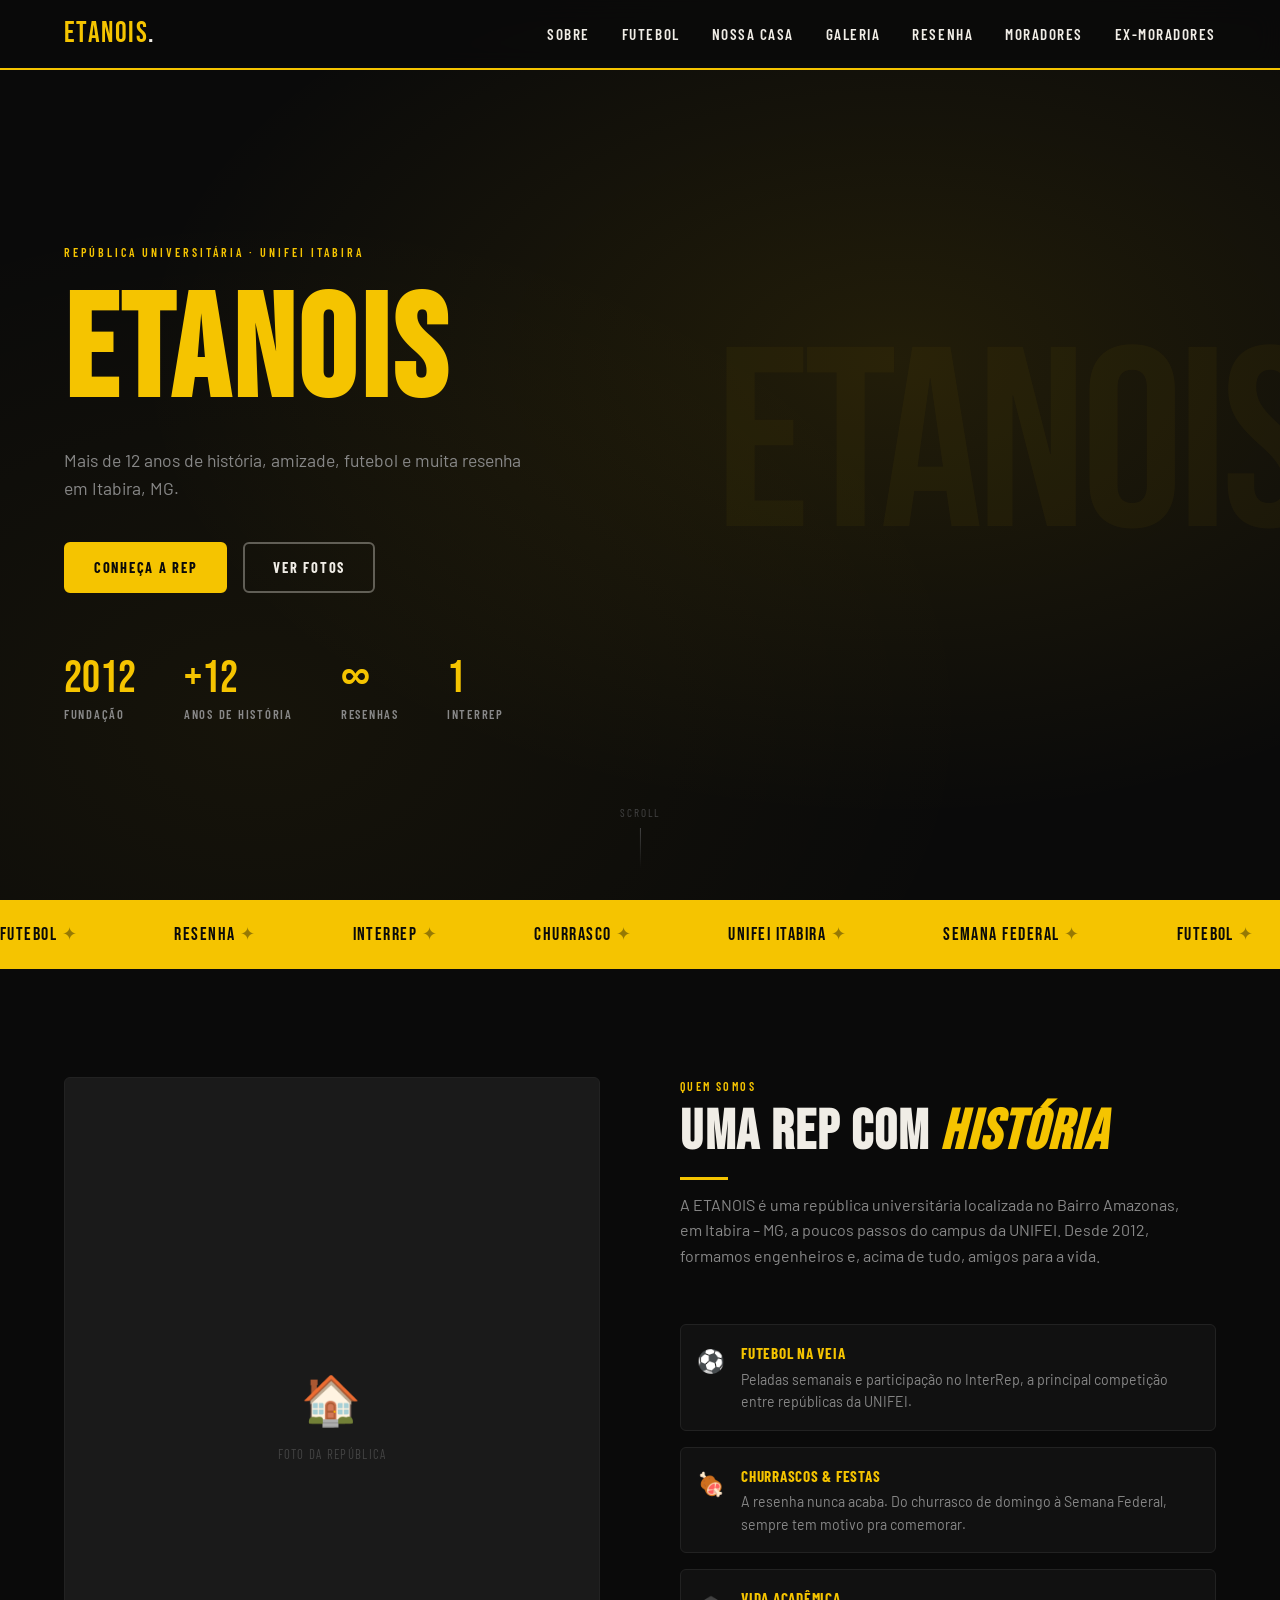
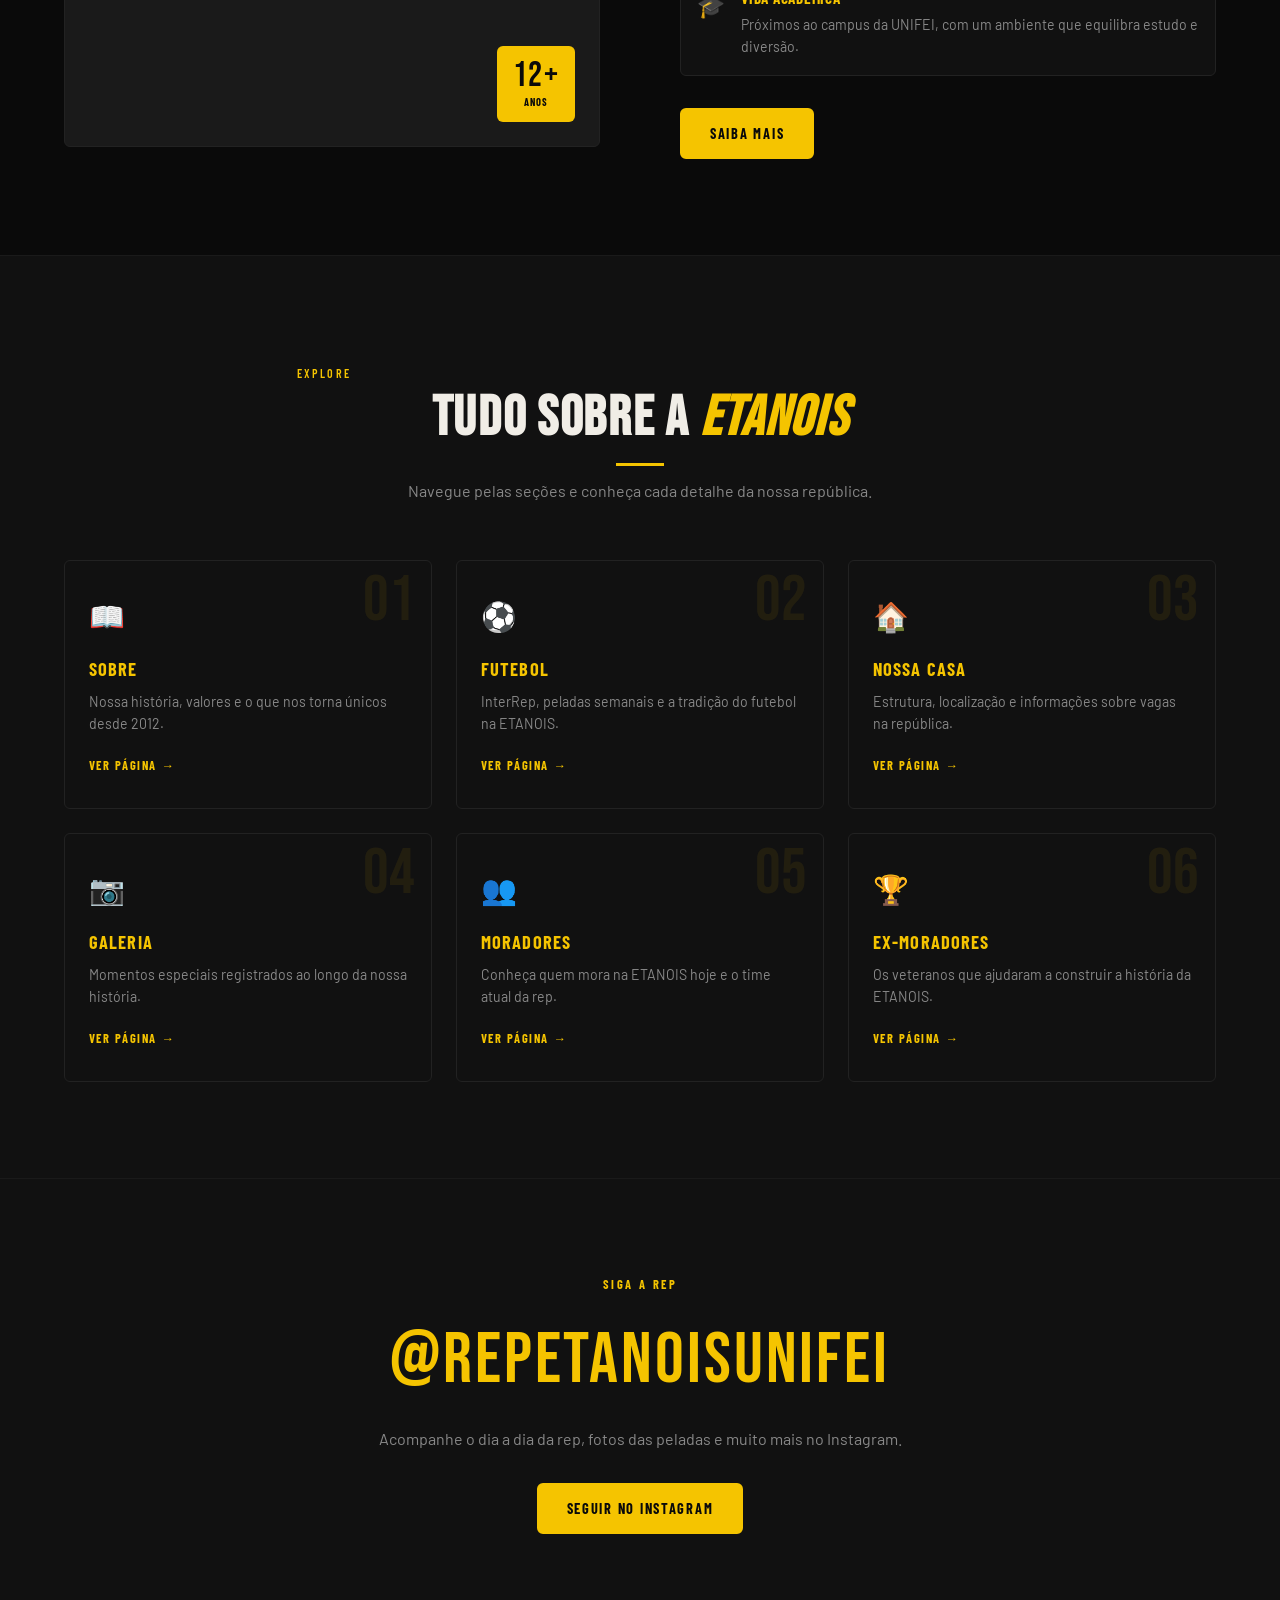
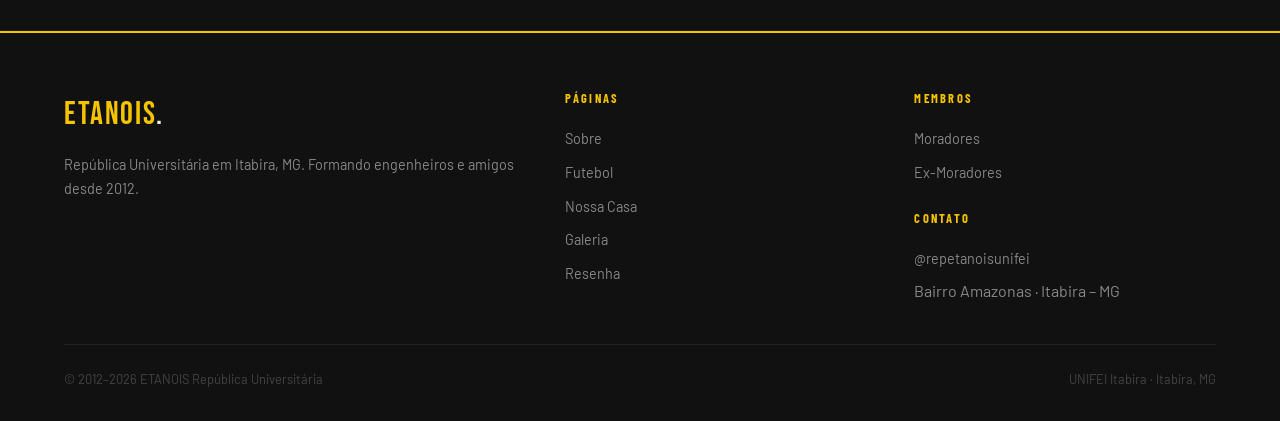
<file: index.html>
<!DOCTYPE html>
<html lang="pt-BR">
<head>
  <meta charset="UTF-8" />
  <meta name="viewport" content="width=device-width, initial-scale=1.0" />
  <title>ETANOIS — República Universitária · UNIFEI Itabira</title>
  <meta name="description" content="ETANOIS República Universitária — Mais de 12 anos de história, amizade e resenha em Itabira, MG." />
  <link rel="preconnect" href="https://fonts.googleapis.com" />
  <link rel="preconnect" href="https://fonts.gstatic.com" crossorigin />
  <link href="https://fonts.googleapis.com/css2?family=Bebas+Neue&family=Barlow+Condensed:wght@400;600;700&family=Barlow:wght@400;500;600&display=swap" rel="stylesheet" />
  <link rel="stylesheet" href="style.css" />
  <style>
    /* ── Hero ── */
    .hero {
      min-height: 100vh;
      display: flex;
      align-items: center;
      background: var(--black);
      position: relative;
      overflow: hidden;
      padding-top: 68px;
    }
    .hero::before {
      content: '';
      position: absolute;
      inset: 0;
      background:
        radial-gradient(ellipse at 70% 40%, rgba(245,196,0,.10) 0%, transparent 60%),
        radial-gradient(ellipse at 20% 80%, rgba(245,196,0,.05) 0%, transparent 50%);
    }
    .hero__bg-text {
      position: absolute;
      right: -2rem;
      top: 50%;
      transform: translateY(-50%);
      font-family: 'Bebas Neue', cursive;
      font-size: clamp(8rem, 20vw, 18rem);
      line-height: 1;
      color: rgba(245,196,0,.04);
      pointer-events: none;
      letter-spacing: -.02em;
      user-select: none;
    }
    .hero__inner {
      position: relative;
      z-index: 1;
      padding: 80px 0;
    }
    .hero__label {
      font-family: 'Barlow Condensed', sans-serif;
      font-size: .75rem;
      font-weight: 600;
      letter-spacing: .25em;
      text-transform: uppercase;
      color: var(--yellow);
      margin-bottom: 1.25rem;
      opacity: 0;
      animation: fadeUp .6s ease .1s forwards;
    }
    .hero__title {
      font-family: 'Bebas Neue', cursive;
      font-size: clamp(4.5rem, 12vw, 9rem);
      line-height: 1;
      letter-spacing: .03em;
      opacity: 0;
      animation: fadeUp .6s ease .25s forwards;
    }
    .hero__title em { color: var(--yellow); font-style: normal; }
    .hero__sub {
      margin-top: 1.25rem;
      font-size: 1.1rem;
      color: var(--gray);
      max-width: 480px;
      opacity: 0;
      animation: fadeUp .6s ease .4s forwards;
    }
    .hero__actions {
      display: flex;
      gap: 1rem;
      flex-wrap: wrap;
      margin-top: 2.5rem;
      opacity: 0;
      animation: fadeUp .6s ease .55s forwards;
    }
    .hero__stats {
      margin-top: 4rem;
      opacity: 0;
      animation: fadeUp .6s ease .7s forwards;
    }
    .hero__scroll {
      position: absolute;
      bottom: 2rem;
      left: 50%;
      transform: translateX(-50%);
      display: flex;
      flex-direction: column;
      align-items: center;
      gap: .4rem;
      font-family: 'Barlow Condensed', sans-serif;
      font-size: .7rem;
      letter-spacing: .18em;
      text-transform: uppercase;
      color: var(--gray2);
      animation: bounce 2s infinite;
    }
    .hero__scroll::after {
      content: '';
      display: block;
      width: 1px; height: 40px;
      background: linear-gradient(to bottom, var(--gray2), transparent);
    }
    @keyframes bounce {
      0%,100% { transform: translateX(-50%) translateY(0); }
      50%      { transform: translateX(-50%) translateY(6px); }
    }

    /* ── Highlights strip ── */
    .highlights {
      background: var(--yellow);
      padding: 20px 0;
      overflow: hidden;
    }
    .highlights__track {
      display: flex;
      gap: 3rem;
      white-space: nowrap;
      animation: marquee 20s linear infinite;
    }
    .highlights__item {
      font-family: 'Bebas Neue', cursive;
      font-size: 1.15rem;
      letter-spacing: .08em;
      color: var(--black);
      flex-shrink: 0;
    }
    .highlights__item span { margin-right: 3rem; opacity: .4; }
    @keyframes marquee {
      from { transform: translateX(0); }
      to   { transform: translateX(-50%); }
    }

    /* ── About preview ── */
    .about-split {
      display: grid;
      grid-template-columns: 1fr 1fr;
      gap: 5rem;
      align-items: center;
    }
    .about-img {
      aspect-ratio: 4/5;
      background: var(--black3);
      border-radius: var(--radius);
      border: 1px solid #222;
      position: relative;
      display: flex;
      align-items: center;
      justify-content: center;
      flex-direction: column;
      color: var(--gray2);
      font-size: .8rem;
      font-family: 'Barlow Condensed', sans-serif;
      letter-spacing: .1em;
      text-transform: uppercase;
      gap: .5rem;
      overflow: hidden;
    }
    .about-img__icon { font-size: 3rem; }
    .about-badge {
      position: absolute;
      bottom: 1.5rem; right: 1.5rem;
      background: var(--yellow);
      color: var(--black);
      padding: .75rem 1rem;
      border-radius: var(--radius);
      text-align: center;
    }
    .about-badge__num {
      font-family: 'Bebas Neue', cursive;
      font-size: 2.2rem;
      line-height: 1;
    }
    .about-badge__lbl {
      font-family: 'Barlow Condensed', sans-serif;
      font-size: .65rem;
      font-weight: 700;
      letter-spacing: .12em;
      text-transform: uppercase;
    }
    .feature-list { display: flex; flex-direction: column; gap: 1rem; margin-top: 2rem; }
    .feature-item {
      display: flex;
      gap: 1rem;
      align-items: flex-start;
      padding: 1rem;
      background: var(--black2);
      border: 1px solid #222;
      border-radius: var(--radius);
      transition: border-color var(--transition);
    }
    .feature-item:hover { border-color: var(--yellow); }
    .feature-item__icon { font-size: 1.4rem; flex-shrink: 0; margin-top: .1rem; }
    .feature-item__title {
      font-family: 'Barlow Condensed', sans-serif;
      font-weight: 700;
      font-size: .95rem;
      letter-spacing: .05em;
      text-transform: uppercase;
      color: var(--yellow);
      margin-bottom: .2rem;
    }
    .feature-item__text { font-size: .88rem; color: var(--gray); }

    /* ── Pages grid ── */
    .pages-grid {
      display: grid;
      grid-template-columns: repeat(3, 1fr);
      gap: 1.5rem;
    }
    .page-card {
      position: relative;
      background: var(--black2);
      border: 1px solid #222;
      border-radius: var(--radius);
      padding: 2rem 1.5rem;
      overflow: hidden;
      transition: border-color var(--transition), transform var(--transition);
      text-decoration: none;
      display: block;
    }
    .page-card:hover { border-color: var(--yellow); transform: translateY(-4px); }
    .page-card__num {
      font-family: 'Bebas Neue', cursive;
      font-size: 4rem;
      line-height: 1;
      color: rgba(245,196,0,.08);
      position: absolute;
      top: .5rem; right: 1rem;
    }
    .page-card__icon { font-size: 1.8rem; margin-bottom: 1rem; }
    .page-card__title {
      font-family: 'Barlow Condensed', sans-serif;
      font-size: 1.15rem;
      font-weight: 700;
      letter-spacing: .06em;
      text-transform: uppercase;
      color: var(--yellow);
      margin-bottom: .4rem;
    }
    .page-card__desc { font-size: .88rem; color: var(--gray); }
    .page-card__arrow {
      margin-top: 1.25rem;
      font-family: 'Barlow Condensed', sans-serif;
      font-size: .78rem;
      font-weight: 700;
      letter-spacing: .12em;
      text-transform: uppercase;
      color: var(--yellow);
    }

    /* ── Instagram CTA ── */
    .insta {
      background: var(--black2);
      border-top: 1px solid #1a1a1a;
      border-bottom: 1px solid #1a1a1a;
      text-align: center;
    }
    .insta__handle {
      font-family: 'Bebas Neue', cursive;
      font-size: clamp(2.5rem, 6vw, 4.5rem);
      color: var(--yellow);
      letter-spacing: .04em;
    }
    .insta__sub { color: var(--gray); margin-top: .5rem; }

    @media (max-width: 900px) {
      .about-split { grid-template-columns: 1fr; gap: 3rem; }
      .pages-grid { grid-template-columns: repeat(2, 1fr); }
    }
    @media (max-width: 640px) {
      .pages-grid { grid-template-columns: 1fr; }
    }
  </style>
</head>
<body>

<!-- NAVBAR -->
<nav class="navbar">
  <div class="container navbar__inner">
    <a href="index.html" class="navbar__logo"><span>ETANOIS</span>.</a>
    <ul class="navbar__menu" id="navMenu">
      <li><a href="sobre.html">Sobre</a></li>
      <li><a href="futebol.html">Futebol</a></li>
      <li><a href="nossa-casa.html">Nossa Casa</a></li>
      <li><a href="galeria.html">Galeria</a></li>
      <li><a href="resenha.html">Resenha</a></li>
      <li><a href="moradores.html">Moradores</a></li>
      <li><a href="ex-moradores.html">Ex-Moradores</a></li>
    </ul>
    <button class="navbar__toggle" id="navToggle" aria-label="Menu">
      <span></span><span></span><span></span>
    </button>
  </div>
</nav>

<!-- HERO -->
<section class="hero">
  <div class="hero__bg-text" aria-hidden="true">ETANOIS</div>
  <div class="container hero__inner">
    <p class="hero__label">República Universitária · UNIFEI Itabira</p>
    <h1 class="hero__title"><em>ETANOIS</em></h1>
    <p class="hero__sub">Mais de 12 anos de história, amizade, futebol e muita resenha em Itabira, MG.</p>
    <div class="hero__actions">
      <a href="sobre.html" class="btn btn--primary">Conheça a Rep</a>
      <a href="galeria.html" class="btn btn--outline">Ver Fotos</a>
    </div>
    <div class="hero__stats">
      <div class="stats-bar">
        <div class="stat">
          <div class="stat__number">2012</div>
          <div class="stat__label">Fundação</div>
        </div>
        <div class="stat">
          <div class="stat__number">+12</div>
          <div class="stat__label">Anos de História</div>
        </div>
        <div class="stat">
          <div class="stat__number">∞</div>
          <div class="stat__label">Resenhas</div>
        </div>
        <div class="stat">
          <div class="stat__number">1</div>
          <div class="stat__label">InterRep</div>
        </div>
      </div>
    </div>
  </div>
  <div class="hero__scroll" aria-hidden="true">Scroll</div>
</section>

<!-- HIGHLIGHTS STRIP -->
<div class="highlights" aria-hidden="true">
  <div class="highlights__track">
    <span class="highlights__item">Futebol <span>✦</span></span>
    <span class="highlights__item">Resenha <span>✦</span></span>
    <span class="highlights__item">InterRep <span>✦</span></span>
    <span class="highlights__item">Churrasco <span>✦</span></span>
    <span class="highlights__item">UNIFEI Itabira <span>✦</span></span>
    <span class="highlights__item">Semana Federal <span>✦</span></span>
    <span class="highlights__item">Futebol <span>✦</span></span>
    <span class="highlights__item">Resenha <span>✦</span></span>
    <span class="highlights__item">InterRep <span>✦</span></span>
    <span class="highlights__item">Churrasco <span>✦</span></span>
    <span class="highlights__item">UNIFEI Itabira <span>✦</span></span>
    <span class="highlights__item">Semana Federal <span>✦</span></span>
  </div>
</div>

<!-- ABOUT PREVIEW -->
<section class="section" style="background: var(--black);">
  <div class="container">
    <div class="about-split">
      <div class="about-img">
        <div class="about-img__icon">🏠</div>
        <span>Foto da República</span>
        <div class="about-badge">
          <div class="about-badge__num">12+</div>
          <div class="about-badge__lbl">Anos</div>
        </div>
      </div>
      <div>
        <div class="section-header">
          <p class="label">Quem somos</p>
          <h2>Uma rep com <em class="yellow">história</em></h2>
          <div class="divider"></div>
          <p>A ETANOIS é uma república universitária localizada no Bairro Amazonas, em Itabira – MG, a poucos passos do campus da UNIFEI. Desde 2012, formamos engenheiros e, acima de tudo, amigos para a vida.</p>
        </div>
        <div class="feature-list">
          <div class="feature-item">
            <div class="feature-item__icon">⚽</div>
            <div>
              <div class="feature-item__title">Futebol na Veia</div>
              <div class="feature-item__text">Peladas semanais e participação no InterRep, a principal competição entre repúblicas da UNIFEI.</div>
            </div>
          </div>
          <div class="feature-item">
            <div class="feature-item__icon">🍖</div>
            <div>
              <div class="feature-item__title">Churrascos & Festas</div>
              <div class="feature-item__text">A resenha nunca acaba. Do churrasco de domingo à Semana Federal, sempre tem motivo pra comemorar.</div>
            </div>
          </div>
          <div class="feature-item">
            <div class="feature-item__icon">🎓</div>
            <div>
              <div class="feature-item__title">Vida Acadêmica</div>
              <div class="feature-item__text">Próximos ao campus da UNIFEI, com um ambiente que equilibra estudo e diversão.</div>
            </div>
          </div>
        </div>
        <a href="sobre.html" class="btn btn--primary mt-4" style="margin-top:2rem;">Saiba Mais</a>
      </div>
    </div>
  </div>
</section>

<!-- PAGES GRID -->
<section class="section" style="background: var(--black2); border-top: 1px solid #1a1a1a;">
  <div class="container">
    <div class="section-header text-center">
      <p class="label">Explore</p>
      <h2>Tudo sobre a <em class="yellow">ETANOIS</em></h2>
      <div class="divider divider--center"></div>
      <p style="margin: .75rem auto 0;">Navegue pelas seções e conheça cada detalhe da nossa república.</p>
    </div>
    <div class="pages-grid">
      <a href="sobre.html" class="page-card">
        <div class="page-card__num">01</div>
        <div class="page-card__icon">📖</div>
        <div class="page-card__title">Sobre</div>
        <div class="page-card__desc">Nossa história, valores e o que nos torna únicos desde 2012.</div>
        <div class="page-card__arrow">Ver página →</div>
      </a>
      <a href="futebol.html" class="page-card">
        <div class="page-card__num">02</div>
        <div class="page-card__icon">⚽</div>
        <div class="page-card__title">Futebol</div>
        <div class="page-card__desc">InterRep, peladas semanais e a tradição do futebol na ETANOIS.</div>
        <div class="page-card__arrow">Ver página →</div>
      </a>
      <a href="nossa-casa.html" class="page-card">
        <div class="page-card__num">03</div>
        <div class="page-card__icon">🏠</div>
        <div class="page-card__title">Nossa Casa</div>
        <div class="page-card__desc">Estrutura, localização e informações sobre vagas na república.</div>
        <div class="page-card__arrow">Ver página →</div>
      </a>
      <a href="galeria.html" class="page-card">
        <div class="page-card__num">04</div>
        <div class="page-card__icon">📷</div>
        <div class="page-card__title">Galeria</div>
        <div class="page-card__desc">Momentos especiais registrados ao longo da nossa história.</div>
        <div class="page-card__arrow">Ver página →</div>
      </a>
      <a href="moradores.html" class="page-card">
        <div class="page-card__num">05</div>
        <div class="page-card__icon">👥</div>
        <div class="page-card__title">Moradores</div>
        <div class="page-card__desc">Conheça quem mora na ETANOIS hoje e o time atual da rep.</div>
        <div class="page-card__arrow">Ver página →</div>
      </a>
      <a href="ex-moradores.html" class="page-card">
        <div class="page-card__num">06</div>
        <div class="page-card__icon">🏆</div>
        <div class="page-card__title">Ex-Moradores</div>
        <div class="page-card__desc">Os veteranos que ajudaram a construir a história da ETANOIS.</div>
        <div class="page-card__arrow">Ver página →</div>
      </a>
    </div>
  </div>
</section>

<!-- INSTAGRAM CTA -->
<section class="section insta">
  <div class="container">
    <p class="condensed" style="font-size:.78rem;font-weight:700;letter-spacing:.2em;text-transform:uppercase;color:var(--yellow);margin-bottom:.5rem;">Siga a Rep</p>
    <div class="insta__handle">@repetanoisunifei</div>
    <p class="insta__sub">Acompanhe o dia a dia da rep, fotos das peladas e muito mais no Instagram.</p>
    <a href="https://instagram.com/repetanoisunifei" target="_blank" rel="noopener" class="btn btn--primary mt-4" style="margin-top:2rem;">Seguir no Instagram</a>
  </div>
</section>

<!-- FOOTER -->
<footer class="footer">
  <div class="container">
    <div class="footer__grid">
      <div>
        <div class="footer__logo"><span>ETANOIS</span>.</div>
        <p class="footer__desc">República Universitária em Itabira, MG. Formando engenheiros e amigos desde 2012.</p>
      </div>
      <div>
        <div class="footer__heading">Páginas</div>
        <ul class="footer__links">
          <li><a href="sobre.html">Sobre</a></li>
          <li><a href="futebol.html">Futebol</a></li>
          <li><a href="nossa-casa.html">Nossa Casa</a></li>
          <li><a href="galeria.html">Galeria</a></li>
          <li><a href="resenha.html">Resenha</a></li>
        </ul>
      </div>
      <div>
        <div class="footer__heading">Membros</div>
        <ul class="footer__links">
          <li><a href="moradores.html">Moradores</a></li>
          <li><a href="ex-moradores.html">Ex-Moradores</a></li>
        </ul>
        <div class="footer__heading" style="margin-top:1.5rem;">Contato</div>
        <ul class="footer__links">
          <li><a href="https://instagram.com/repetanoisunifei" target="_blank">@repetanoisunifei</a></li>
          <li><span style="color:var(--gray);">Bairro Amazonas · Itabira – MG</span></li>
        </ul>
      </div>
    </div>
    <div class="footer__bottom">
      <span>© 2012–2026 ETANOIS República Universitária</span>
      <span>UNIFEI Itabira · Itabira, MG</span>
    </div>
  </div>
</footer>

<script>
  const toggle = document.getElementById('navToggle');
  const menu   = document.getElementById('navMenu');
  toggle.addEventListener('click', () => menu.classList.toggle('open'));

  // Active nav link
  const links = document.querySelectorAll('.navbar__menu a');
  const path  = location.pathname.split('/').pop() || 'index.html';
  links.forEach(l => { if (l.getAttribute('href') === path) l.classList.add('active'); });
</script>
</body>
</html>
</file>
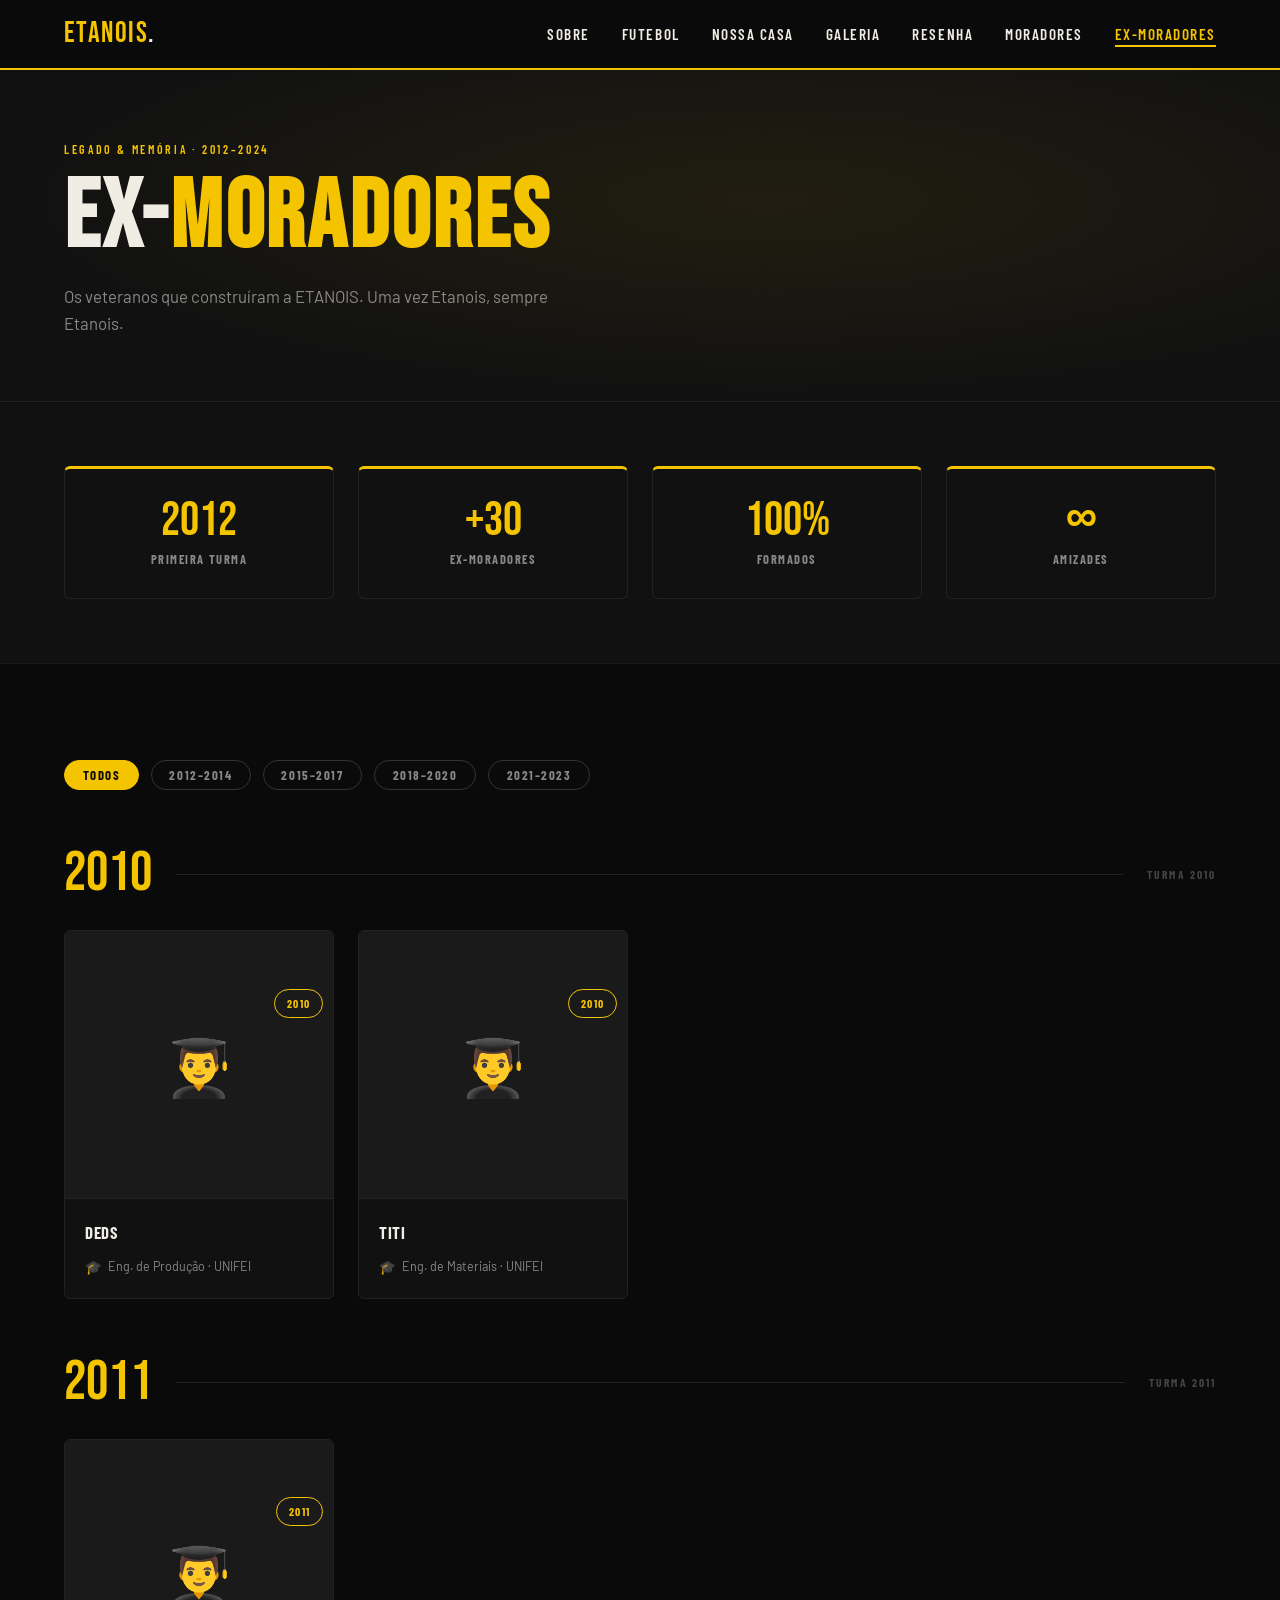
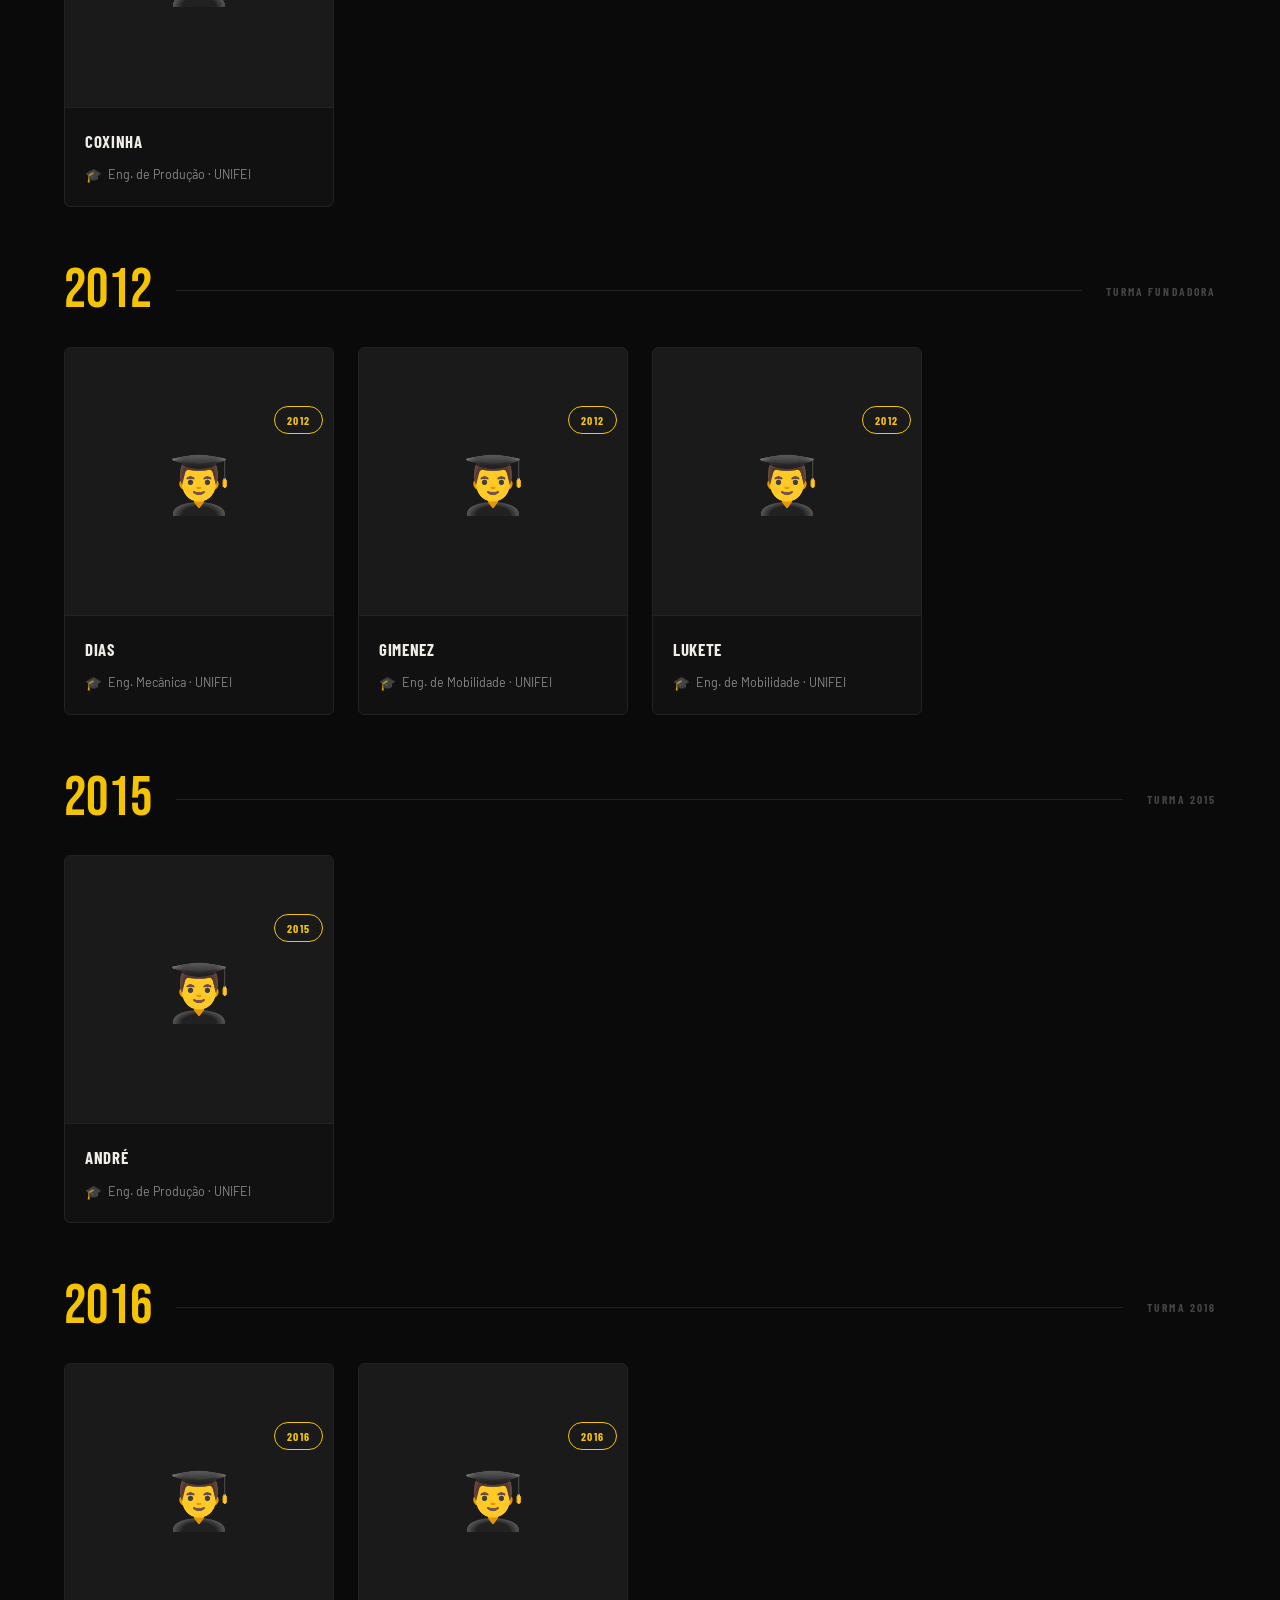
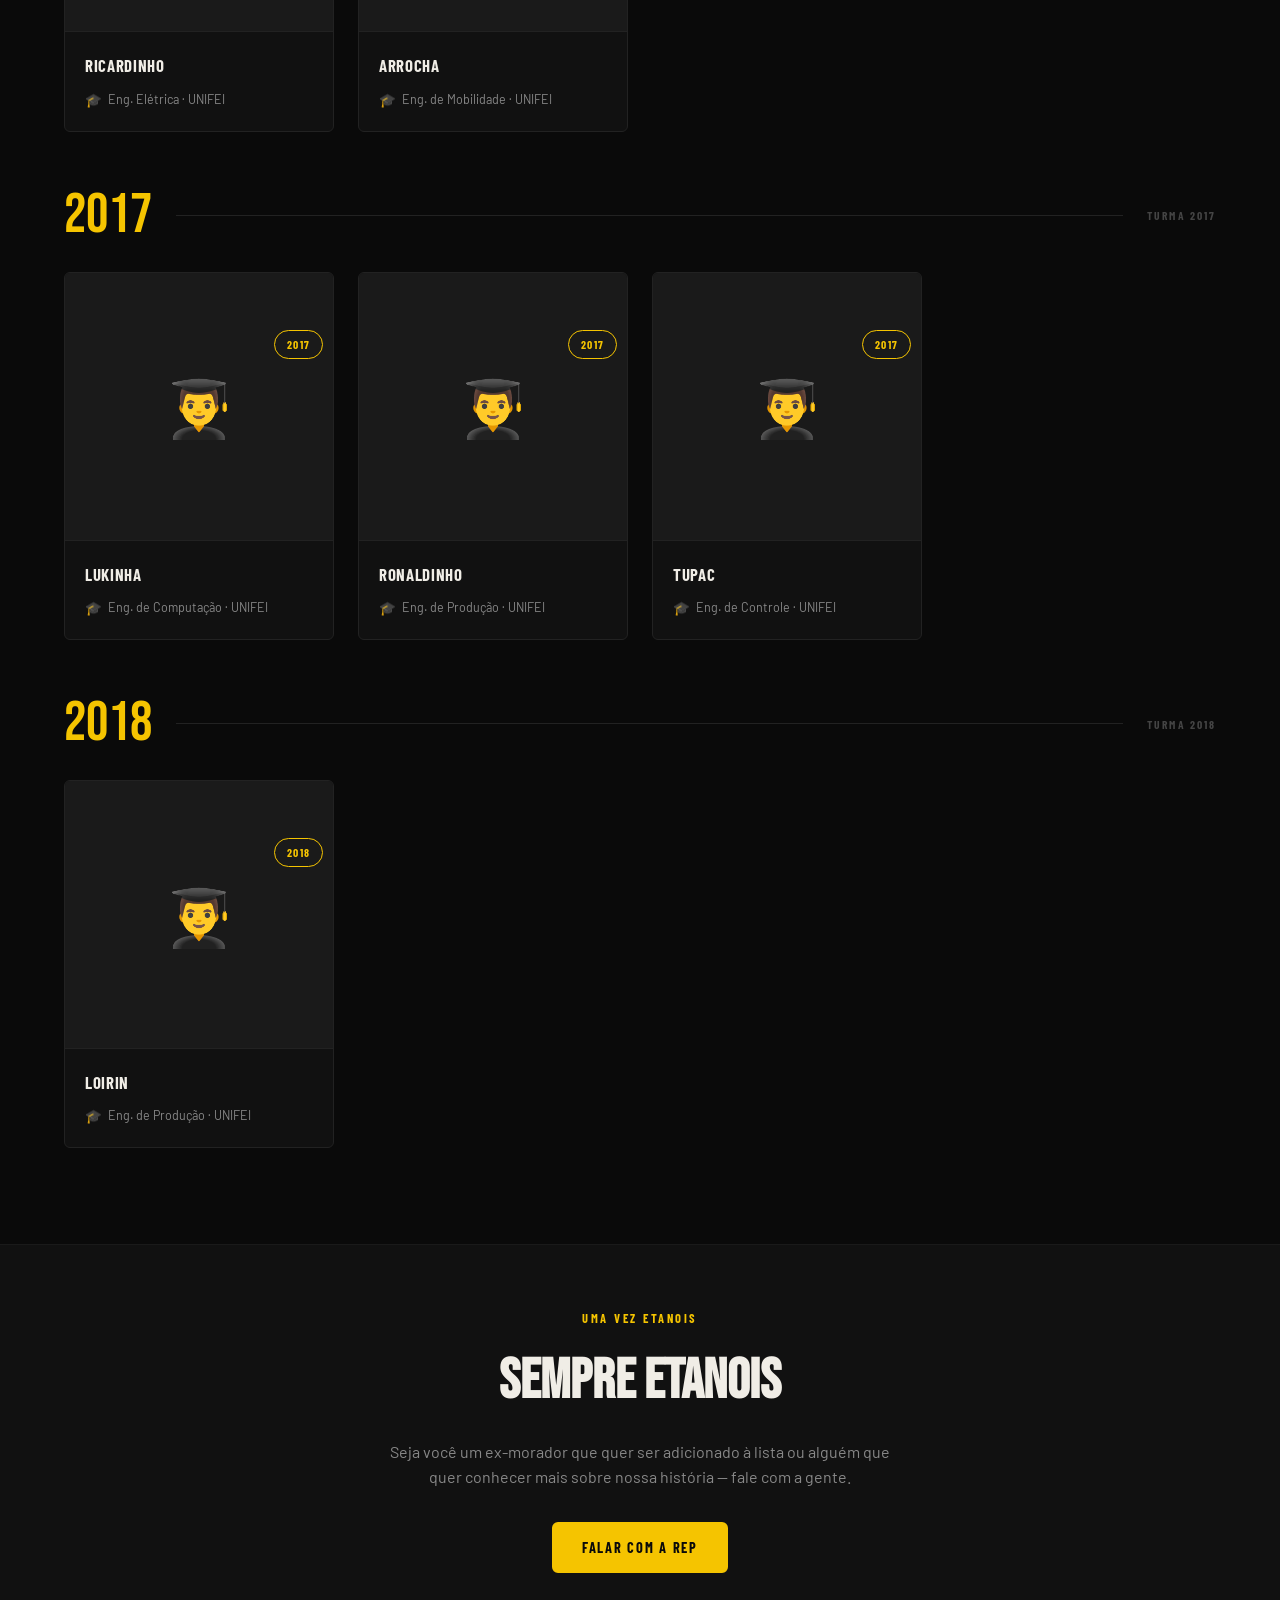
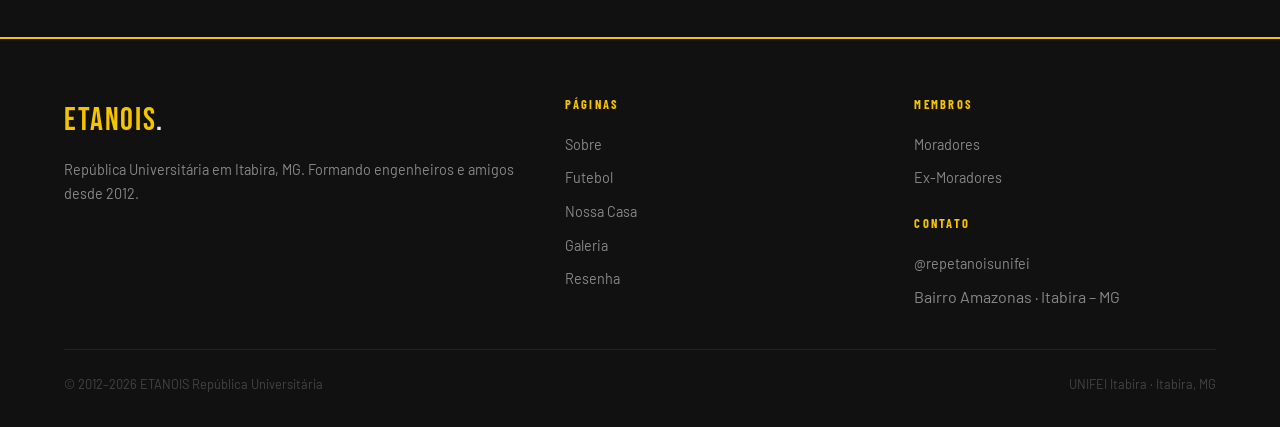
<file: ex-moradores.html>
<!DOCTYPE html>
<html lang="pt-BR">
<head>
  <meta charset="UTF-8" />
  <meta name="viewport" content="width=device-width, initial-scale=1.0" />
  <title>Ex-Moradores — ETANOIS República Universitária</title>
  <link rel="preconnect" href="https://fonts.googleapis.com" />
  <link rel="preconnect" href="https://fonts.gstatic.com" crossorigin />
  <link href="https://fonts.googleapis.com/css2?family=Bebas+Neue&family=Barlow+Condensed:wght@400;600;700&family=Barlow:wght@400;500;600&display=swap" rel="stylesheet" />
  <link rel="stylesheet" href="style.css" />
  <style>
    /* Filtro por turma */
    .era-filter {
      display: flex;
      gap: .75rem;
      flex-wrap: wrap;
      margin-bottom: 3rem;
    }
    .era-btn {
      font-family: 'Barlow Condensed', sans-serif;
      font-size: .8rem;
      font-weight: 700;
      letter-spacing: .12em;
      text-transform: uppercase;
      padding: .4rem 1.1rem;
      border-radius: 2rem;
      border: 1px solid #333;
      background: transparent;
      color: var(--gray);
      cursor: pointer;
      transition: var(--transition);
    }
    .era-btn:hover, .era-btn.active {
      background: var(--yellow);
      color: var(--black);
      border-color: var(--yellow);
    }

    /* Grid de ex-moradores */
    .alumni-grid {
      display: grid;
      grid-template-columns: repeat(4, 1fr);
      gap: 1.5rem;
    }

    .alumni-card {
      background: var(--black2);
      border: 1px solid #222;
      border-radius: var(--radius);
      overflow: hidden;
      transition: transform var(--transition), border-color var(--transition);
    }
    .alumni-card:hover {
      transform: translateY(-5px);
      border-color: var(--yellow);
    }
    .alumni-card__photo {
      aspect-ratio: 1/1;
      background: var(--black3);
      display: flex;
      align-items: center;
      justify-content: center;
      font-size: 3.5rem;
      border-bottom: 1px solid #222;
      position: relative;
    }
    .alumni-card__photo img {
      width: 100%; height: 100%;
      object-fit: cover;
      position: absolute;
      inset: 0;
    }
    .alumni-card__year-badge {
      position: absolute;
      top: .6rem; right: .6rem;
    }
    .alumni-card__body { padding: 1.25rem; }
    .alumni-card__name {
      font-family: 'Barlow Condensed', sans-serif;
      font-size: 1.05rem;
      font-weight: 700;
      letter-spacing: .04em;
      text-transform: uppercase;
    }
    .alumni-card__nick {
      font-size: .8rem;
      color: var(--yellow);
      margin-top: .1rem;
    }
    .alumni-card__meta {
      margin-top: .6rem;
      display: flex;
      flex-direction: column;
      gap: .2rem;
    }
    .alumni-card__meta-item {
      display: flex;
      align-items: center;
      gap: .4rem;
      font-size: .78rem;
      color: var(--gray);
    }
    .alumni-card__meta-item span { font-size: .85rem; }
    .alumni-card__quote {
      margin-top: .75rem;
      padding-top: .75rem;
      border-top: 1px solid #2a2a2a;
      font-size: .82rem;
      color: var(--gray);
      font-style: italic;
      line-height: 1.5;
    }

    /* Turma section header */
    .turma-header {
      display: flex;
      align-items: center;
      gap: 1.5rem;
      margin-bottom: 1.75rem;
      margin-top: 3.5rem;
    }
    .turma-header:first-child { margin-top: 0; }
    .turma-header__year {
      font-family: 'Bebas Neue', cursive;
      font-size: 3.5rem;
      color: var(--yellow);
      line-height: 1;
      flex-shrink: 0;
    }
    .turma-header__line {
      flex: 1;
      height: 1px;
      background: #222;
    }
    .turma-header__label {
      font-family: 'Barlow Condensed', sans-serif;
      font-size: .72rem;
      font-weight: 700;
      letter-spacing: .18em;
      text-transform: uppercase;
      color: var(--gray2);
      flex-shrink: 0;
    }

    /* Legado/stats gerais */
    .legacy-stats {
      display: grid;
      grid-template-columns: repeat(4, 1fr);
      gap: 1.5rem;
    }
    .legacy-stat {
      background: var(--black2);
      border: 1px solid #222;
      border-top: 3px solid var(--yellow);
      border-radius: var(--radius);
      padding: 1.75rem 1.5rem;
      text-align: center;
    }
    .legacy-stat__num {
      font-family: 'Bebas Neue', cursive;
      font-size: 3rem;
      color: var(--yellow);
      line-height: 1;
    }
    .legacy-stat__lbl {
      font-family: 'Barlow Condensed', sans-serif;
      font-size: .78rem;
      font-weight: 700;
      letter-spacing: .12em;
      text-transform: uppercase;
      color: var(--gray);
      margin-top: .3rem;
    }

    @media(max-width:1100px){ .alumni-grid { grid-template-columns: repeat(3,1fr); } .legacy-stats { grid-template-columns: repeat(2,1fr); } }
    @media(max-width:768px) { .alumni-grid { grid-template-columns: repeat(2,1fr); } }
    @media(max-width:480px) { .alumni-grid { grid-template-columns: 1fr; } .legacy-stats { grid-template-columns: 1fr; } }
  </style>
</head>
<body>

<nav class="navbar">
  <div class="container navbar__inner">
    <a href="index.html" class="navbar__logo"><span>ETANOIS</span>.</a>
    <ul class="navbar__menu" id="navMenu">
      <li><a href="sobre.html">Sobre</a></li>
      <li><a href="futebol.html">Futebol</a></li>
      <li><a href="nossa-casa.html">Nossa Casa</a></li>
      <li><a href="galeria.html">Galeria</a></li>
      <li><a href="resenha.html">Resenha</a></li>
      <li><a href="moradores.html">Moradores</a></li>
      <li><a href="ex-moradores.html" class="active">Ex-Moradores</a></li>
    </ul>
    <button class="navbar__toggle" id="navToggle" aria-label="Menu">
      <span></span><span></span><span></span>
    </button>
  </div>
</nav>

<div class="page-hero">
  <div class="container page-hero__inner">
    <p class="page-hero__label">Legado & Memória · 2012–2024</p>
    <h1 class="page-hero__title">Ex-<span style="color:var(--yellow)">Moradores</span></h1>
    <p class="page-hero__sub">Os veteranos que construíram a ETANOIS. Uma vez Etanois, sempre Etanois.</p>
  </div>
</div>

<!-- STATS DO LEGADO -->
<section class="section--sm" style="background:var(--black2); border-bottom:1px solid #1a1a1a;">
  <div class="container">
    <div class="legacy-stats">
      <div class="legacy-stat">
        <div class="legacy-stat__num">2012</div>
        <div class="legacy-stat__lbl">Primeira Turma</div>
      </div>
      <div class="legacy-stat">
        <div class="legacy-stat__num">+30</div>
        <div class="legacy-stat__lbl">Ex-Moradores</div>
      </div>
      <div class="legacy-stat">
        <div class="legacy-stat__num">100%</div>
        <div class="legacy-stat__lbl">Formados</div>
      </div>
      <div class="legacy-stat">
        <div class="legacy-stat__num">∞</div>
        <div class="legacy-stat__lbl">Amizades</div>
      </div>
    </div>
  </div>
</section>

<!-- EX-MORADORES POR TURMA -->
<section class="section">
  <div class="container">

    <!-- Filtro por era -->
    <div class="era-filter">
      <button class="era-btn active">Todos</button>
      <button class="era-btn">2012–2014</button>
      <button class="era-btn">2015–2017</button>
      <button class="era-btn">2018–2020</button>
      <button class="era-btn">2021–2023</button>
    </div>

    <!-- TURMA 2010 -->
    <div class="turma-header">
      <div class="turma-header__year">2010</div>
      <div class="turma-header__line"></div>
      <div class="turma-header__label">Turma 2010</div>
    </div>
    <div class="alumni-grid">

      <div class="alumni-card">
        <div class="alumni-card__photo">
          👨‍🎓
          <div class="alumni-card__year-badge">
            <span class="badge badge--outline">2010</span>
          </div>
        </div>
        <div class="alumni-card__body">
          <div class="alumni-card__name">Deds</div>
          <div class="alumni-card__meta">
            <div class="alumni-card__meta-item"><span>🎓</span> Eng. de Produção · UNIFEI</div>
          </div>
        </div>
      </div>

      <div class="alumni-card">
        <div class="alumni-card__photo">
          👨‍🎓
          <div class="alumni-card__year-badge">
            <span class="badge badge--outline">2010</span>
          </div>
        </div>
        <div class="alumni-card__body">
          <div class="alumni-card__name">Titi</div>
          <div class="alumni-card__meta">
            <div class="alumni-card__meta-item"><span>🎓</span> Eng. de Materiais · UNIFEI</div>
          </div>
        </div>
      </div>

    </div>

    <!-- TURMA 2011 -->
    <div class="turma-header">
      <div class="turma-header__year">2011</div>
      <div class="turma-header__line"></div>
      <div class="turma-header__label">Turma 2011</div>
    </div>
    <div class="alumni-grid">

      <div class="alumni-card">
        <div class="alumni-card__photo">
          👨‍🎓
          <div class="alumni-card__year-badge">
            <span class="badge badge--outline">2011</span>
          </div>
        </div>
        <div class="alumni-card__body">
          <div class="alumni-card__name">Coxinha</div>
          <div class="alumni-card__meta">
            <div class="alumni-card__meta-item"><span>🎓</span> Eng. de Produção · UNIFEI</div>
          </div>
        </div>
      </div>

    </div>

    <!-- TURMA 2012 -->
    <div class="turma-header">
      <div class="turma-header__year">2012</div>
      <div class="turma-header__line"></div>
      <div class="turma-header__label">Turma Fundadora</div>
    </div>
    <div class="alumni-grid">

      <div class="alumni-card">
        <div class="alumni-card__photo">
          👨‍🎓
          <div class="alumni-card__year-badge">
            <span class="badge badge--outline">2012</span>
          </div>
        </div>
        <div class="alumni-card__body">
          <div class="alumni-card__name">Dias</div>
          <div class="alumni-card__meta">
            <div class="alumni-card__meta-item"><span>🎓</span> Eng. Mecânica · UNIFEI</div>
          </div>
        </div>
      </div>

      <div class="alumni-card">
        <div class="alumni-card__photo">
          👨‍🎓
          <div class="alumni-card__year-badge">
            <span class="badge badge--outline">2012</span>
          </div>
        </div>
        <div class="alumni-card__body">
          <div class="alumni-card__name">Gimenez</div>
          <div class="alumni-card__meta">
            <div class="alumni-card__meta-item"><span>🎓</span> Eng. de Mobilidade · UNIFEI</div>
          </div>
        </div>
      </div>

      <div class="alumni-card">
        <div class="alumni-card__photo">
          👨‍🎓
          <div class="alumni-card__year-badge">
            <span class="badge badge--outline">2012</span>
          </div>
        </div>
        <div class="alumni-card__body">
          <div class="alumni-card__name">Lukete</div>
          <div class="alumni-card__meta">
            <div class="alumni-card__meta-item"><span>🎓</span> Eng. de Mobilidade · UNIFEI</div>
          </div>
        </div>
      </div>

    </div>

    <!-- TURMA 2015 -->
    <div class="turma-header">
      <div class="turma-header__year">2015</div>
      <div class="turma-header__line"></div>
      <div class="turma-header__label">Turma 2015</div>
    </div>
    <div class="alumni-grid">

      <div class="alumni-card">
        <div class="alumni-card__photo">
          👨‍🎓
          <div class="alumni-card__year-badge">
            <span class="badge badge--outline">2015</span>
          </div>
        </div>
        <div class="alumni-card__body">
          <div class="alumni-card__name">André</div>
          <div class="alumni-card__meta">
            <div class="alumni-card__meta-item"><span>🎓</span> Eng. de Produção · UNIFEI</div>
          </div>
        </div>
      </div>

    </div>

    <!-- TURMA 2016 -->
    <div class="turma-header">
      <div class="turma-header__year">2016</div>
      <div class="turma-header__line"></div>
      <div class="turma-header__label">Turma 2016</div>
    </div>
    <div class="alumni-grid">

      <div class="alumni-card">
        <div class="alumni-card__photo">
          👨‍🎓
          <div class="alumni-card__year-badge">
            <span class="badge badge--outline">2016</span>
          </div>
        </div>
        <div class="alumni-card__body">
          <div class="alumni-card__name">Ricardinho</div>
          <div class="alumni-card__meta">
            <div class="alumni-card__meta-item"><span>🎓</span> Eng. Elétrica · UNIFEI</div>
          </div>
        </div>
      </div>

      <div class="alumni-card">
        <div class="alumni-card__photo">
          👨‍🎓
          <div class="alumni-card__year-badge">
            <span class="badge badge--outline">2016</span>
          </div>
        </div>
        <div class="alumni-card__body">
          <div class="alumni-card__name">Arrocha</div>
          <div class="alumni-card__meta">
            <div class="alumni-card__meta-item"><span>🎓</span> Eng. de Mobilidade · UNIFEI</div>
          </div>
        </div>
      </div>

    </div>

    <!-- TURMA 2017 -->
    <div class="turma-header">
      <div class="turma-header__year">2017</div>
      <div class="turma-header__line"></div>
      <div class="turma-header__label">Turma 2017</div>
    </div>
    <div class="alumni-grid">

      <div class="alumni-card">
        <div class="alumni-card__photo">
          👨‍🎓
          <div class="alumni-card__year-badge">
            <span class="badge badge--outline">2017</span>
          </div>
        </div>
        <div class="alumni-card__body">
          <div class="alumni-card__name">Lukinha</div>
          <div class="alumni-card__meta">
            <div class="alumni-card__meta-item"><span>🎓</span> Eng. de Computação · UNIFEI</div>
          </div>
        </div>
      </div>

      <div class="alumni-card">
        <div class="alumni-card__photo">
          👨‍🎓
          <div class="alumni-card__year-badge">
            <span class="badge badge--outline">2017</span>
          </div>
        </div>
        <div class="alumni-card__body">
          <div class="alumni-card__name">Ronaldinho</div>
          <div class="alumni-card__meta">
            <div class="alumni-card__meta-item"><span>🎓</span> Eng. de Produção · UNIFEI</div>
          </div>
        </div>
      </div>

      <div class="alumni-card">
        <div class="alumni-card__photo">
          👨‍🎓
          <div class="alumni-card__year-badge">
            <span class="badge badge--outline">2017</span>
          </div>
        </div>
        <div class="alumni-card__body">
          <div class="alumni-card__name">Tupac</div>
          <div class="alumni-card__meta">
            <div class="alumni-card__meta-item"><span>🎓</span> Eng. de Controle · UNIFEI</div>
          </div>
        </div>
      </div>

    </div>

    <!-- TURMA 2018 -->
    <div class="turma-header">
      <div class="turma-header__year">2018</div>
      <div class="turma-header__line"></div>
      <div class="turma-header__label">Turma 2018</div>
    </div>
    <div class="alumni-grid">

      <div class="alumni-card">
        <div class="alumni-card__photo">
          👨‍🎓
          <div class="alumni-card__year-badge">
            <span class="badge badge--outline">2018</span>
          </div>
        </div>
        <div class="alumni-card__body">
          <div class="alumni-card__name">Loirin</div>
          <div class="alumni-card__meta">
            <div class="alumni-card__meta-item"><span>🎓</span> Eng. de Produção · UNIFEI</div>
          </div>
        </div>
      </div>

    </div>
  </div>
</section>

<!-- CTA LEGADO -->
<section class="section--sm" style="background:var(--black2); border-top:1px solid #1a1a1a;">
  <div class="container text-center">
    <p class="condensed" style="font-size:.78rem;font-weight:700;letter-spacing:.2em;text-transform:uppercase;color:var(--yellow);margin-bottom:.5rem;">Uma vez Etanois</p>
    <h2 class="display" style="font-size:clamp(2rem,5vw,3.5rem);">Sempre Etanois</h2>
    <p style="color:var(--gray); margin-top:.75rem; max-width:520px; margin-left:auto; margin-right:auto;">
      Seja você um ex-morador que quer ser adicionado à lista ou alguém que quer conhecer mais sobre nossa história — fale com a gente.
    </p>
    <a href="https://instagram.com/repetanoisunifei" target="_blank" rel="noopener" class="btn btn--primary" style="margin-top:2rem;">
      Falar com a Rep
    </a>
  </div>
</section>

<footer class="footer">
  <div class="container">
    <div class="footer__grid">
      <div>
        <div class="footer__logo"><span>ETANOIS</span>.</div>
        <p class="footer__desc">República Universitária em Itabira, MG. Formando engenheiros e amigos desde 2012.</p>
      </div>
      <div>
        <div class="footer__heading">Páginas</div>
        <ul class="footer__links">
          <li><a href="sobre.html">Sobre</a></li>
          <li><a href="futebol.html">Futebol</a></li>
          <li><a href="nossa-casa.html">Nossa Casa</a></li>
          <li><a href="galeria.html">Galeria</a></li>
          <li><a href="resenha.html">Resenha</a></li>
        </ul>
      </div>
      <div>
        <div class="footer__heading">Membros</div>
        <ul class="footer__links">
          <li><a href="moradores.html">Moradores</a></li>
          <li><a href="ex-moradores.html">Ex-Moradores</a></li>
        </ul>
        <div class="footer__heading" style="margin-top:1.5rem;">Contato</div>
        <ul class="footer__links">
          <li><a href="https://instagram.com/repetanoisunifei" target="_blank">@repetanoisunifei</a></li>
          <li><span style="color:var(--gray);">Bairro Amazonas · Itabira – MG</span></li>
        </ul>
      </div>
    </div>
    <div class="footer__bottom">
      <span>© 2012–2026 ETANOIS República Universitária</span>
      <span>UNIFEI Itabira · Itabira, MG</span>
    </div>
  </div>
</footer>

<script>
  document.getElementById('navToggle').addEventListener('click', () => {
    document.getElementById('navMenu').classList.toggle('open');
  });

  // Filtro por era (visual — expandir com lógica real quando dados reais estiverem disponíveis)
  document.querySelectorAll('.era-btn').forEach(btn => {
    btn.addEventListener('click', () => {
      document.querySelectorAll('.era-btn').forEach(b => b.classList.remove('active'));
      btn.classList.add('active');
    });
  });
</script>
</body>
</html>
</file>
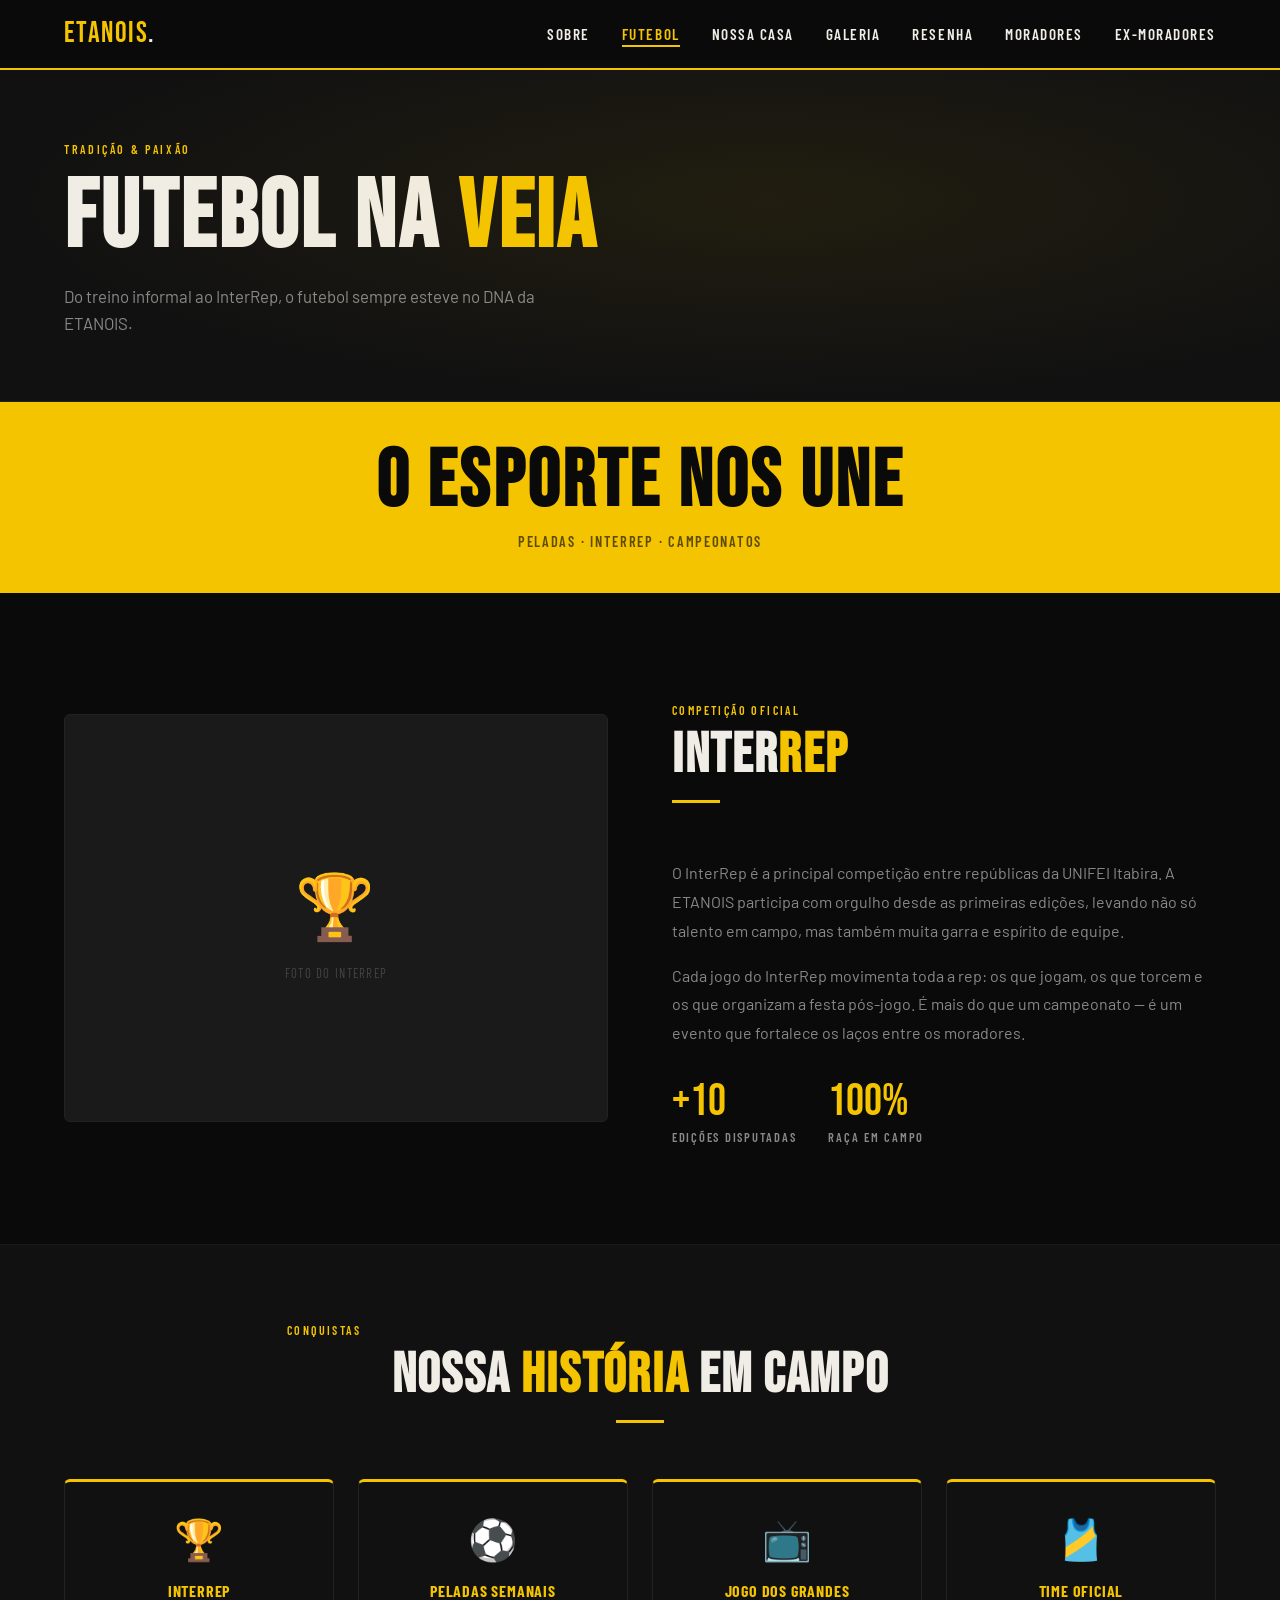
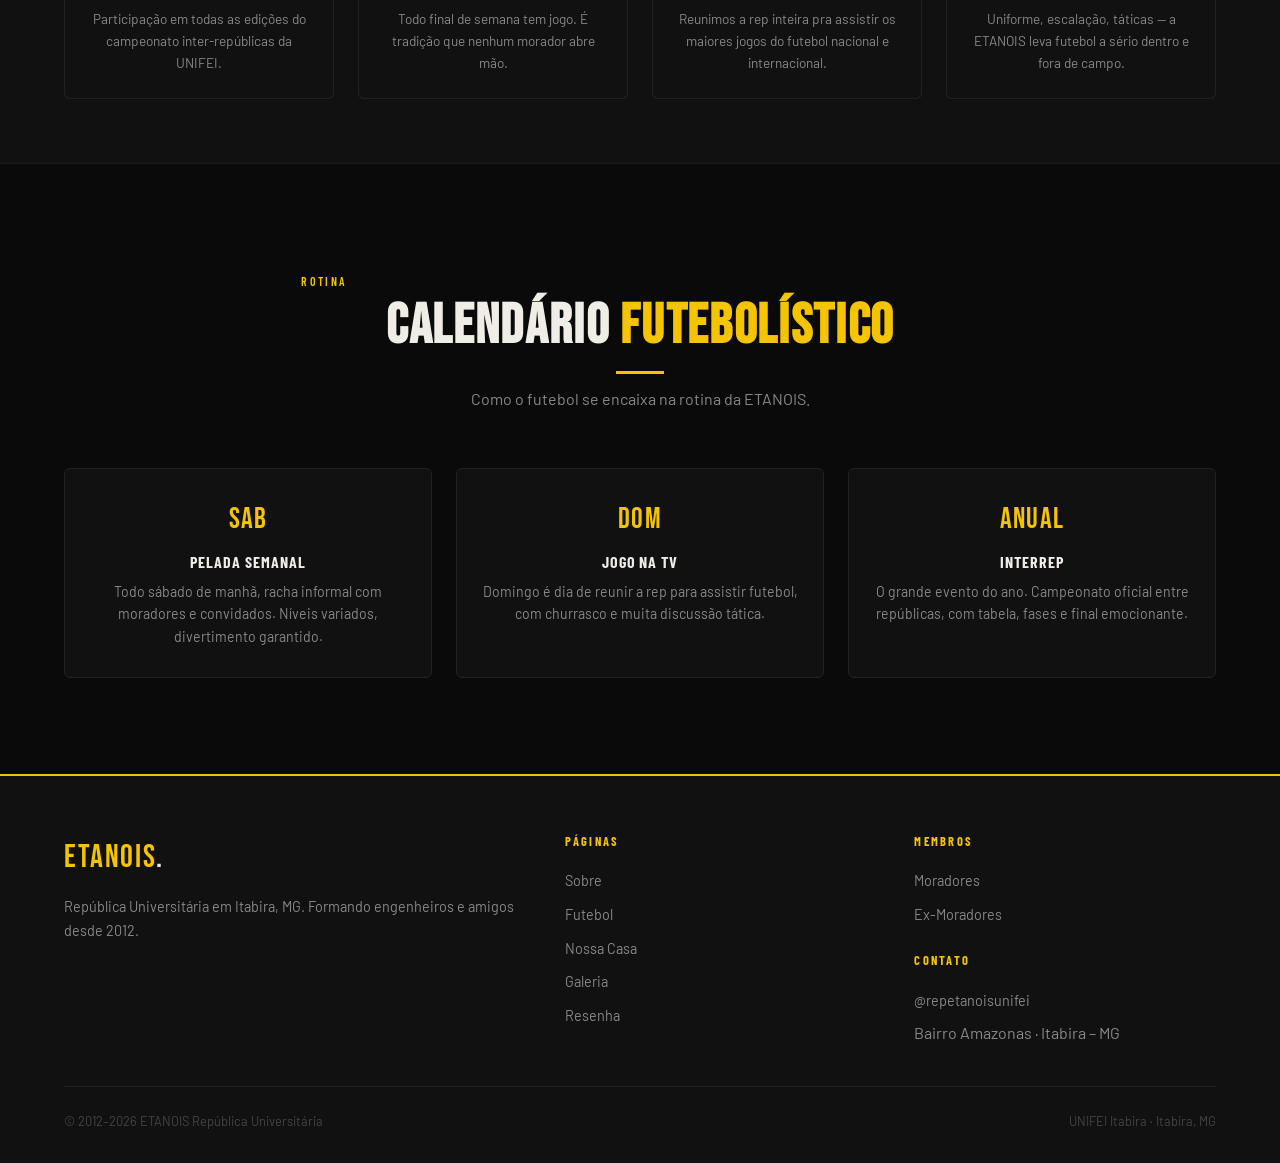
<file: futebol.html>
<!DOCTYPE html>
<html lang="pt-BR">
<head>
  <meta charset="UTF-8" />
  <meta name="viewport" content="width=device-width, initial-scale=1.0" />
  <title>Futebol — ETANOIS República Universitária</title>
  <link rel="preconnect" href="https://fonts.googleapis.com" />
  <link rel="preconnect" href="https://fonts.gstatic.com" crossorigin />
  <link href="https://fonts.googleapis.com/css2?family=Bebas+Neue&family=Barlow+Condensed:wght@400;600;700&family=Barlow:wght@400;500;600&display=swap" rel="stylesheet" />
  <link rel="stylesheet" href="style.css" />
  <style>
    .football-banner {
      background: var(--yellow);
      padding: 2.5rem 0;
      text-align: center;
    }
    .football-banner h2 {
      font-family: 'Bebas Neue', cursive;
      font-size: clamp(2.5rem, 7vw, 5rem);
      color: var(--black);
      letter-spacing: .04em;
      line-height: 1;
    }
    .football-banner p {
      color: rgba(10,10,10,.65);
      margin-top: .5rem;
      font-family: 'Barlow Condensed', sans-serif;
      font-weight: 600;
      letter-spacing: .12em;
      text-transform: uppercase;
      font-size: .9rem;
    }

    .interrep-block {
      display: grid;
      grid-template-columns: 1fr 1fr;
      gap: 4rem;
      align-items: center;
    }
    .interrep-visual {
      aspect-ratio: 4/3;
      background: var(--black3);
      border-radius: var(--radius);
      border: 1px solid #222;
      display: flex;
      align-items: center;
      justify-content: center;
      flex-direction: column;
      gap: .5rem;
      color: var(--gray2);
      font-size: .8rem;
      font-family: 'Barlow Condensed', sans-serif;
      letter-spacing: .1em;
      text-transform: uppercase;
    }
    .interrep-visual span { font-size: 4rem; }

    .match-schedule {
      display: grid;
      grid-template-columns: repeat(3, 1fr);
      gap: 1.5rem;
    }
    .match-card {
      background: var(--black2);
      border: 1px solid #222;
      border-radius: var(--radius);
      padding: 1.75rem 1.5rem;
      text-align: center;
      transition: border-color var(--transition), transform var(--transition);
    }
    .match-card:hover { border-color: var(--yellow); transform: translateY(-4px); }
    .match-card__day {
      font-family: 'Bebas Neue', cursive;
      font-size: 1.8rem;
      color: var(--yellow);
      letter-spacing: .04em;
    }
    .match-card__title {
      font-family: 'Barlow Condensed', sans-serif;
      font-size: 1rem;
      font-weight: 700;
      letter-spacing: .06em;
      text-transform: uppercase;
      margin: .4rem 0;
    }
    .match-card__desc { font-size: .88rem; color: var(--gray); }

    .trophy-row {
      display: flex;
      gap: 1.5rem;
      flex-wrap: wrap;
    }
    .trophy {
      flex: 1;
      min-width: 180px;
      background: var(--black2);
      border: 1px solid #222;
      border-top: 3px solid var(--yellow);
      border-radius: var(--radius);
      padding: 1.5rem;
      text-align: center;
    }
    .trophy__icon { font-size: 2.5rem; margin-bottom: .5rem; }
    .trophy__title {
      font-family: 'Barlow Condensed', sans-serif;
      font-weight: 700;
      font-size: 1rem;
      letter-spacing: .05em;
      text-transform: uppercase;
      color: var(--yellow);
      margin-bottom: .3rem;
    }
    .trophy__desc { font-size: .85rem; color: var(--gray); }

    @media(max-width:900px){
      .interrep-block { grid-template-columns: 1fr; gap: 2rem; }
      .match-schedule { grid-template-columns: 1fr; }
    }
  </style>
</head>
<body>

<nav class="navbar">
  <div class="container navbar__inner">
    <a href="index.html" class="navbar__logo"><span>ETANOIS</span>.</a>
    <ul class="navbar__menu" id="navMenu">
      <li><a href="sobre.html">Sobre</a></li>
      <li><a href="futebol.html" class="active">Futebol</a></li>
      <li><a href="nossa-casa.html">Nossa Casa</a></li>
      <li><a href="galeria.html">Galeria</a></li>
      <li><a href="resenha.html">Resenha</a></li>
      <li><a href="moradores.html">Moradores</a></li>
      <li><a href="ex-moradores.html">Ex-Moradores</a></li>
    </ul>
    <button class="navbar__toggle" id="navToggle" aria-label="Menu">
      <span></span><span></span><span></span>
    </button>
  </div>
</nav>

<div class="page-hero">
  <div class="container page-hero__inner">
    <p class="page-hero__label">Tradição & Paixão</p>
    <h1 class="page-hero__title">Futebol na <span style="color:var(--yellow)">Veia</span></h1>
    <p class="page-hero__sub">Do treino informal ao InterRep, o futebol sempre esteve no DNA da ETANOIS.</p>
  </div>
</div>

<!-- FOOTBALL BANNER -->
<div class="football-banner">
  <h2>O Esporte nos Une</h2>
  <p> Peladas · InterRep · Campeonatos</p>
</div>

<!-- INTERREP -->
<section class="section">
  <div class="container">
    <div class="interrep-block">
      <div class="interrep-visual">
        <span>🏆</span>
        Foto do InterRep
      </div>
      <div>
        <div class="section-header">
          <p class="label">Competição Oficial</p>
          <h2>Inter<span class="yellow">Rep</span></h2>
          <div class="divider"></div>
        </div>
        <p style="color:var(--gray); line-height:1.8; margin-top:1rem;">
          O InterRep é a principal competição entre repúblicas da UNIFEI Itabira. A ETANOIS participa com orgulho desde as primeiras edições, levando não só talento em campo, mas também muita garra e espírito de equipe.
        </p>
        <p style="color:var(--gray); line-height:1.8; margin-top:1rem;">
          Cada jogo do InterRep movimenta toda a rep: os que jogam, os que torcem e os que organizam a festa pós-jogo. É mais do que um campeonato — é um evento que fortalece os laços entre os moradores.
        </p>
        <div style="display:flex; gap:2rem; flex-wrap:wrap; margin-top:2rem;">
          <div class="stat">
            <div class="stat__number">+10</div>
            <div class="stat__label">Edições Disputadas</div>
          </div>
          <div class="stat">
            <div class="stat__number">100%</div>
            <div class="stat__label">Raça em Campo</div>
          </div>
        </div>
      </div>
    </div>
  </div>
</section>

<!-- TROFÉUS / CONQUISTAS -->
<section class="section--sm" style="background:var(--black2); border-top:1px solid #1a1a1a; border-bottom:1px solid #1a1a1a;">
  <div class="container">
    <div class="section-header text-center">
      <p class="label">Conquistas</p>
      <h2>Nossa <span class="yellow">História</span> em Campo</h2>
      <div class="divider divider--center"></div>
    </div>
    <div class="trophy-row">
      <div class="trophy">
        <div class="trophy__icon">🏆</div>
        <div class="trophy__title">InterRep</div>
        <div class="trophy__desc">Participação em todas as edições do campeonato inter-repúblicas da UNIFEI.</div>
      </div>
      <div class="trophy">
        <div class="trophy__icon">⚽</div>
        <div class="trophy__title">Peladas Semanais</div>
        <div class="trophy__desc">Todo final de semana tem jogo. É tradição que nenhum morador abre mão.</div>
      </div>
      <div class="trophy">
        <div class="trophy__icon">📺</div>
        <div class="trophy__title">Jogo dos Grandes</div>
        <div class="trophy__desc">Reunimos a rep inteira pra assistir os maiores jogos do futebol nacional e internacional.</div>
      </div>
      <div class="trophy">
        <div class="trophy__icon">🎽</div>
        <div class="trophy__title">Time Oficial</div>
        <div class="trophy__desc">Uniforme, escalação, táticas — a ETANOIS leva futebol a sério dentro e fora de campo.</div>
      </div>
    </div>
  </div>
</section>

<!-- PROGRAMAÇÃO -->
<section class="section">
  <div class="container">
    <div class="section-header text-center">
      <p class="label">Rotina</p>
      <h2>Calendário <span class="yellow">Futebolístico</span></h2>
      <div class="divider divider--center"></div>
      <p style="margin:.75rem auto 0;">Como o futebol se encaixa na rotina da ETANOIS.</p>
    </div>
    <div class="match-schedule">
      <div class="match-card">
        <div class="match-card__day">SAB</div>
        <div class="match-card__title">Pelada Semanal</div>
        <div class="match-card__desc">Todo sábado de manhã, racha informal com moradores e convidados. Níveis variados, divertimento garantido.</div>
      </div>
      <div class="match-card">
        <div class="match-card__day">DOM</div>
        <div class="match-card__title">Jogo na TV</div>
        <div class="match-card__desc">Domingo é dia de reunir a rep para assistir futebol, com churrasco e muita discussão tática.</div>
      </div>
      <div class="match-card">
        <div class="match-card__day">ANUAL</div>
        <div class="match-card__title">InterRep</div>
        <div class="match-card__desc">O grande evento do ano. Campeonato oficial entre repúblicas, com tabela, fases e final emocionante.</div>
      </div>
    </div>
  </div>
</section>

<footer class="footer">
  <div class="container">
    <div class="footer__grid">
      <div>
        <div class="footer__logo"><span>ETANOIS</span>.</div>
        <p class="footer__desc">República Universitária em Itabira, MG. Formando engenheiros e amigos desde 2012.</p>
      </div>
      <div>
        <div class="footer__heading">Páginas</div>
        <ul class="footer__links">
          <li><a href="sobre.html">Sobre</a></li>
          <li><a href="futebol.html">Futebol</a></li>
          <li><a href="nossa-casa.html">Nossa Casa</a></li>
          <li><a href="galeria.html">Galeria</a></li>
          <li><a href="resenha.html">Resenha</a></li>
        </ul>
      </div>
      <div>
        <div class="footer__heading">Membros</div>
        <ul class="footer__links">
          <li><a href="moradores.html">Moradores</a></li>
          <li><a href="ex-moradores.html">Ex-Moradores</a></li>
        </ul>
        <div class="footer__heading" style="margin-top:1.5rem;">Contato</div>
        <ul class="footer__links">
          <li><a href="https://instagram.com/repetanoisunifei" target="_blank">@repetanoisunifei</a></li>
          <li><span style="color:var(--gray);">Bairro Amazonas · Itabira – MG</span></li>
        </ul>
      </div>
    </div>
    <div class="footer__bottom">
      <span>© 2012–2026 ETANOIS República Universitária</span>
      <span>UNIFEI Itabira · Itabira, MG</span>
    </div>
  </div>
</footer>

<script>
  document.getElementById('navToggle').addEventListener('click', () => {
    document.getElementById('navMenu').classList.toggle('open');
  });
</script>
</body>
</html>
</file>
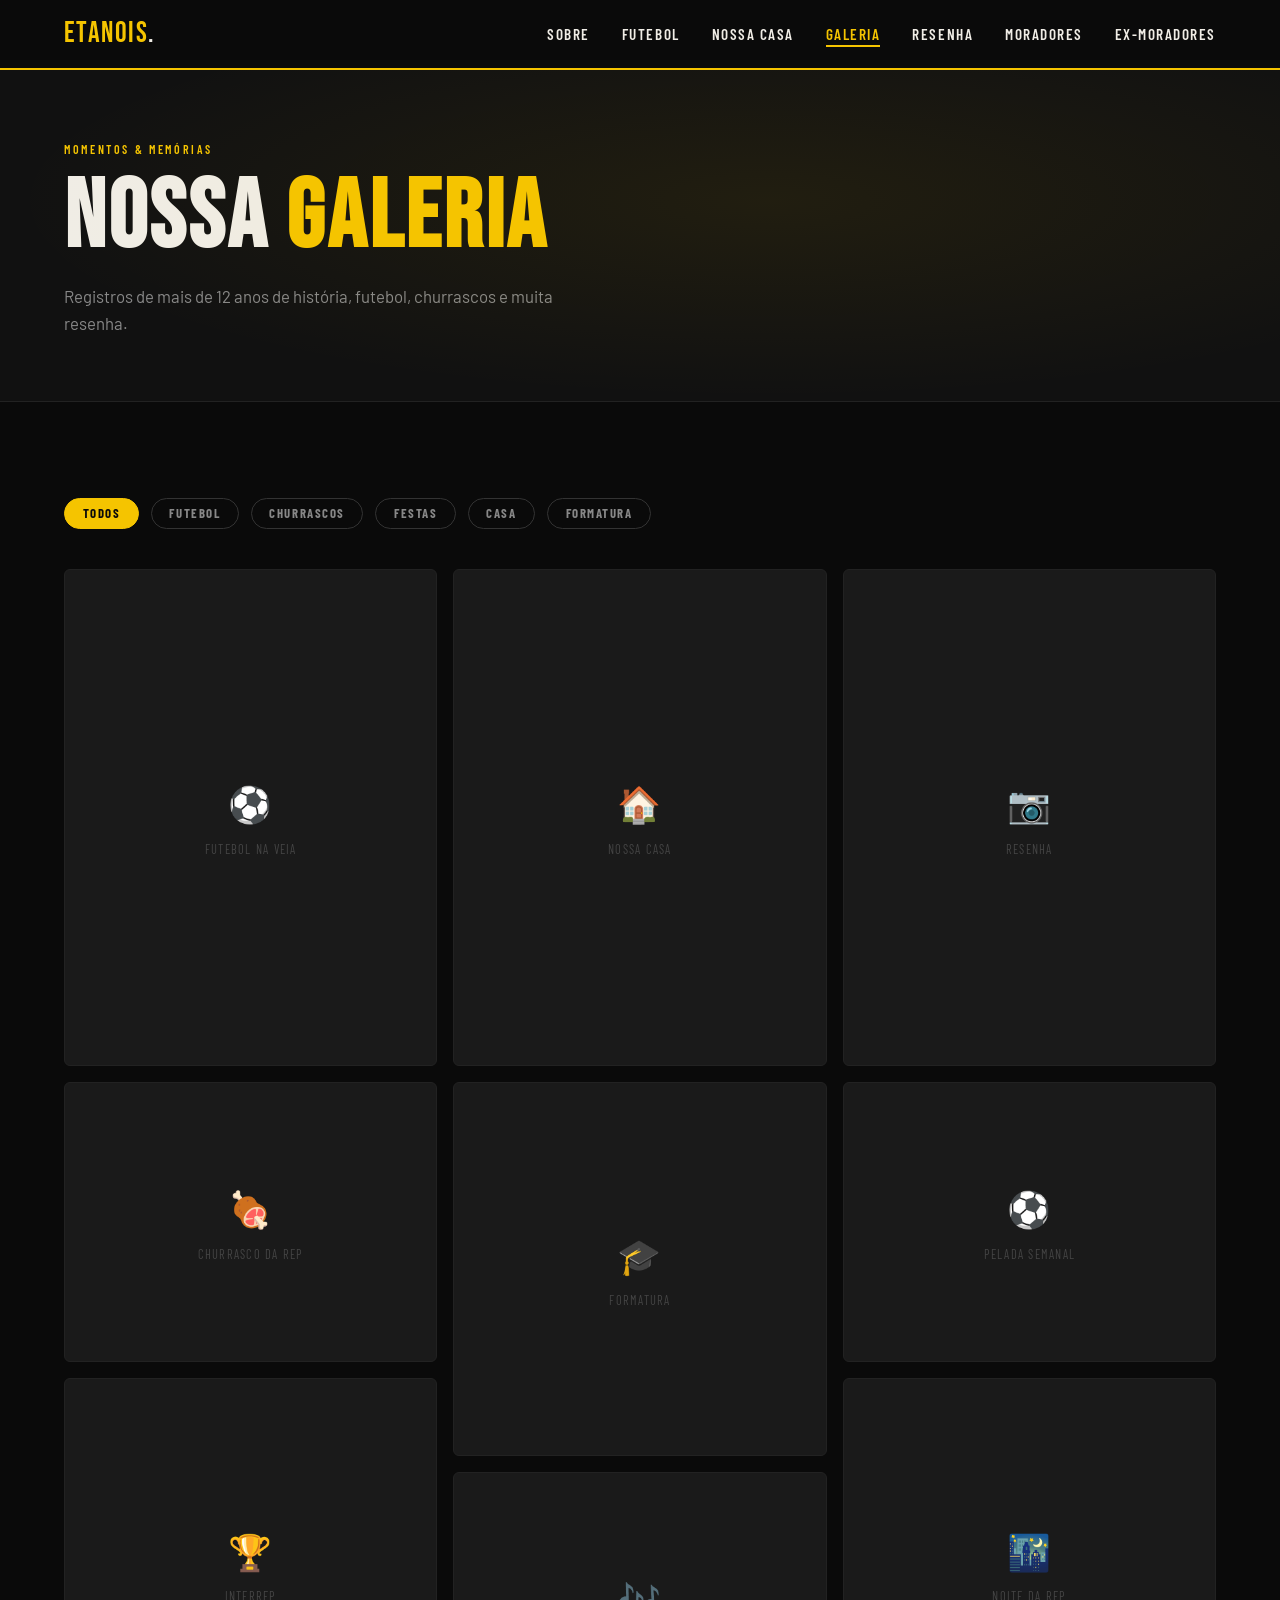
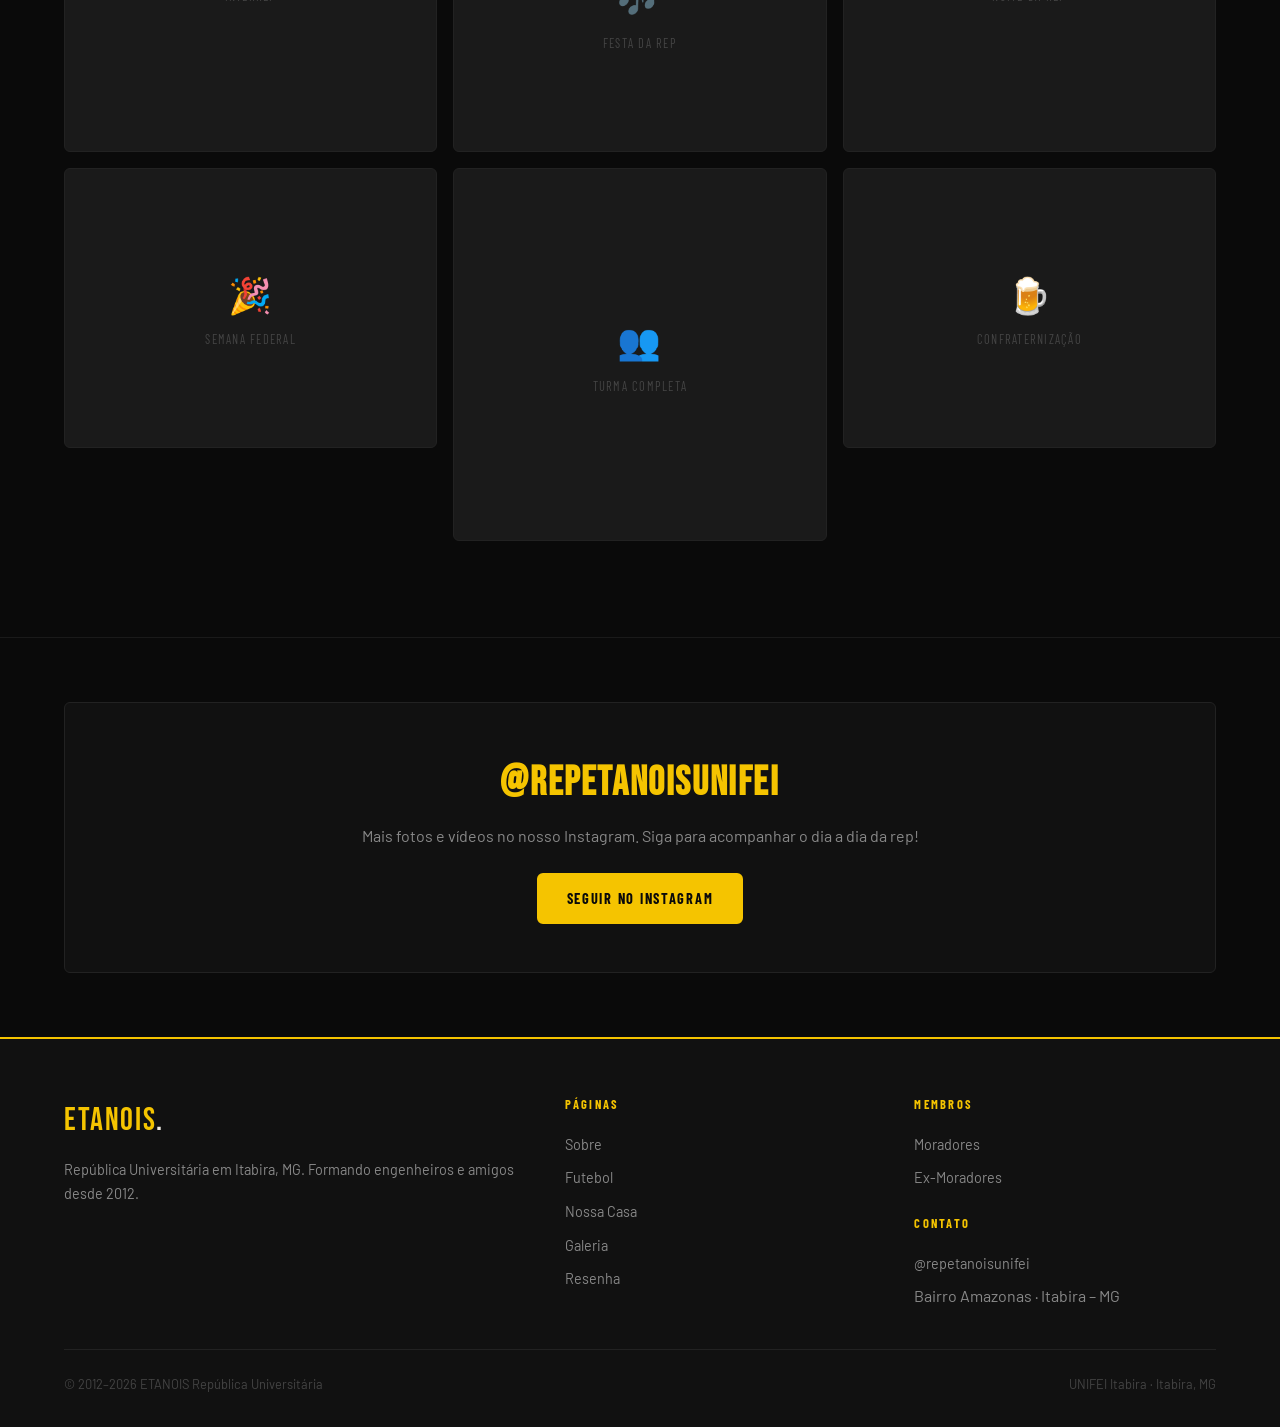
<file: galeria.html>
<!DOCTYPE html>
<html lang="pt-BR">
<head>
  <meta charset="UTF-8" />
  <meta name="viewport" content="width=device-width, initial-scale=1.0" />
  <title>Galeria — ETANOIS República Universitária</title>
  <link rel="preconnect" href="https://fonts.googleapis.com" />
  <link rel="preconnect" href="https://fonts.gstatic.com" crossorigin />
  <link href="https://fonts.googleapis.com/css2?family=Bebas+Neue&family=Barlow+Condensed:wght@400;600;700&family=Barlow:wght@400;500;600&display=swap" rel="stylesheet" />
  <link rel="stylesheet" href="style.css" />
  <style>
    .filter-bar {
      display: flex;
      gap: .75rem;
      flex-wrap: wrap;
      margin-bottom: 2.5rem;
    }
    .filter-btn {
      font-family: 'Barlow Condensed', sans-serif;
      font-size: .8rem;
      font-weight: 700;
      letter-spacing: .12em;
      text-transform: uppercase;
      padding: .4rem 1.1rem;
      border-radius: 2rem;
      border: 1px solid #333;
      background: transparent;
      color: var(--gray);
      cursor: pointer;
      transition: var(--transition);
    }
    .filter-btn:hover,
    .filter-btn.active {
      background: var(--yellow);
      color: var(--black);
      border-color: var(--yellow);
    }

    .masonry {
      columns: 3;
      column-gap: 1rem;
    }
    .masonry-item {
      break-inside: avoid;
      margin-bottom: 1rem;
      position: relative;
      overflow: hidden;
      border-radius: var(--radius);
      border: 1px solid #222;
      background: var(--black3);
      display: flex;
      align-items: center;
      justify-content: center;
      flex-direction: column;
      gap: .4rem;
      cursor: pointer;
    }
    .masonry-item--tall  { aspect-ratio: 3/4; }
    .masonry-item--wide  { aspect-ratio: 4/3; }
    .masonry-item--sq    { aspect-ratio: 1/1; }
    .masonry-placeholder {
      width: 100%;
      height: 100%;
      display: flex;
      align-items: center;
      justify-content: center;
      flex-direction: column;
      gap: .5rem;
      color: var(--gray2);
      font-size: .78rem;
      font-family: 'Barlow Condensed', sans-serif;
      letter-spacing: .1em;
      text-transform: uppercase;
    }
    .masonry-placeholder span { font-size: 2.2rem; }
    .masonry-item:hover .masonry-placeholder { color: var(--gray); }

    .cta-instagram {
      background: var(--black2);
      border: 1px solid #222;
      border-radius: var(--radius);
      padding: 3rem;
      text-align: center;
    }
    .cta-instagram h3 {
      font-family: 'Bebas Neue', cursive;
      font-size: 2.5rem;
      color: var(--yellow);
      letter-spacing: .04em;
    }
    .cta-instagram p { color: var(--gray); margin-top: .5rem; }

    @media(max-width:900px){ .masonry { columns: 2; } }
    @media(max-width:480px){ .masonry { columns: 1; } }
  </style>
</head>
<body>

<nav class="navbar">
  <div class="container navbar__inner">
    <a href="index.html" class="navbar__logo"><span>ETANOIS</span>.</a>
    <ul class="navbar__menu" id="navMenu">
      <li><a href="sobre.html">Sobre</a></li>
      <li><a href="futebol.html">Futebol</a></li>
      <li><a href="nossa-casa.html">Nossa Casa</a></li>
      <li><a href="galeria.html" class="active">Galeria</a></li>
      <li><a href="resenha.html">Resenha</a></li>
      <li><a href="moradores.html">Moradores</a></li>
      <li><a href="ex-moradores.html">Ex-Moradores</a></li>
    </ul>
    <button class="navbar__toggle" id="navToggle" aria-label="Menu">
      <span></span><span></span><span></span>
    </button>
  </div>
</nav>

<div class="page-hero">
  <div class="container page-hero__inner">
    <p class="page-hero__label">Momentos & Memórias</p>
    <h1 class="page-hero__title">Nossa <span style="color:var(--yellow)">Galeria</span></h1>
    <p class="page-hero__sub">Registros de mais de 12 anos de história, futebol, churrascos e muita resenha.</p>
  </div>
</div>

<section class="section">
  <div class="container">
    <!-- Filtros -->
    <div class="filter-bar">
      <button class="filter-btn active">Todos</button>
      <button class="filter-btn">Futebol</button>
      <button class="filter-btn">Churrascos</button>
      <button class="filter-btn">Festas</button>
      <button class="filter-btn">Casa</button>
      <button class="filter-btn">Formatura</button>
    </div>

    <!-- Galeria masonry -->
    <div class="masonry">
      <div class="masonry-item masonry-item--tall">
        <div class="masonry-placeholder"><span>⚽</span>Futebol na Veia</div>
      </div>
      <div class="masonry-item masonry-item--wide">
        <div class="masonry-placeholder"><span>🍖</span>Churrasco da Rep</div>
      </div>
      <div class="masonry-item masonry-item--sq">
        <div class="masonry-placeholder"><span>🏆</span>InterRep</div>
      </div>
      <div class="masonry-item masonry-item--wide">
        <div class="masonry-placeholder"><span>🎉</span>Semana Federal</div>
      </div>
      <div class="masonry-item masonry-item--tall">
        <div class="masonry-placeholder"><span>🏠</span>Nossa Casa</div>
      </div>
      <div class="masonry-item masonry-item--sq">
        <div class="masonry-placeholder"><span>🎓</span>Formatura</div>
      </div>
      <div class="masonry-item masonry-item--wide">
        <div class="masonry-placeholder"><span>🎶</span>Festa da Rep</div>
      </div>
      <div class="masonry-item masonry-item--sq">
        <div class="masonry-placeholder"><span>👥</span>Turma Completa</div>
      </div>
      <div class="masonry-item masonry-item--tall">
        <div class="masonry-placeholder"><span>📷</span>Resenha</div>
      </div>
      <div class="masonry-item masonry-item--wide">
        <div class="masonry-placeholder"><span>⚽</span>Pelada Semanal</div>
      </div>
      <div class="masonry-item masonry-item--sq">
        <div class="masonry-placeholder"><span>🌃</span>Noite da Rep</div>
      </div>
      <div class="masonry-item masonry-item--wide">
        <div class="masonry-placeholder"><span>🍺</span>Confraternização</div>
      </div>
    </div>
  </div>
</section>

<!-- CTA Instagram -->
<section class="section--sm" style="border-top:1px solid #1a1a1a;">
  <div class="container">
    <div class="cta-instagram">
      <h3>@repetanoisunifei</h3>
      <p>Mais fotos e vídeos no nosso Instagram. Siga para acompanhar o dia a dia da rep!</p>
      <a href="https://instagram.com/repetanoisunifei" target="_blank" rel="noopener" class="btn btn--primary" style="margin-top:1.5rem;">
        Seguir no Instagram
      </a>
    </div>
  </div>
</section>

<footer class="footer">
  <div class="container">
    <div class="footer__grid">
      <div>
        <div class="footer__logo"><span>ETANOIS</span>.</div>
        <p class="footer__desc">República Universitária em Itabira, MG. Formando engenheiros e amigos desde 2012.</p>
      </div>
      <div>
        <div class="footer__heading">Páginas</div>
        <ul class="footer__links">
          <li><a href="sobre.html">Sobre</a></li>
          <li><a href="futebol.html">Futebol</a></li>
          <li><a href="nossa-casa.html">Nossa Casa</a></li>
          <li><a href="galeria.html">Galeria</a></li>
          <li><a href="resenha.html">Resenha</a></li>
        </ul>
      </div>
      <div>
        <div class="footer__heading">Membros</div>
        <ul class="footer__links">
          <li><a href="moradores.html">Moradores</a></li>
          <li><a href="ex-moradores.html">Ex-Moradores</a></li>
        </ul>
        <div class="footer__heading" style="margin-top:1.5rem;">Contato</div>
        <ul class="footer__links">
          <li><a href="https://instagram.com/repetanoisunifei" target="_blank">@repetanoisunifei</a></li>
          <li><span style="color:var(--gray);">Bairro Amazonas · Itabira – MG</span></li>
        </ul>
      </div>
    </div>
    <div class="footer__bottom">
      <span>© 2012–2026 ETANOIS República Universitária</span>
      <span>UNIFEI Itabira · Itabira, MG</span>
    </div>
  </div>
</footer>

<script>
  document.getElementById('navToggle').addEventListener('click', () => {
    document.getElementById('navMenu').classList.toggle('open');
  });

  // Filter buttons (visual only — connect to real data when adding images)
  document.querySelectorAll('.filter-btn').forEach(btn => {
    btn.addEventListener('click', () => {
      document.querySelectorAll('.filter-btn').forEach(b => b.classList.remove('active'));
      btn.classList.add('active');
    });
  });
</script>
</body>
</html>
</file>
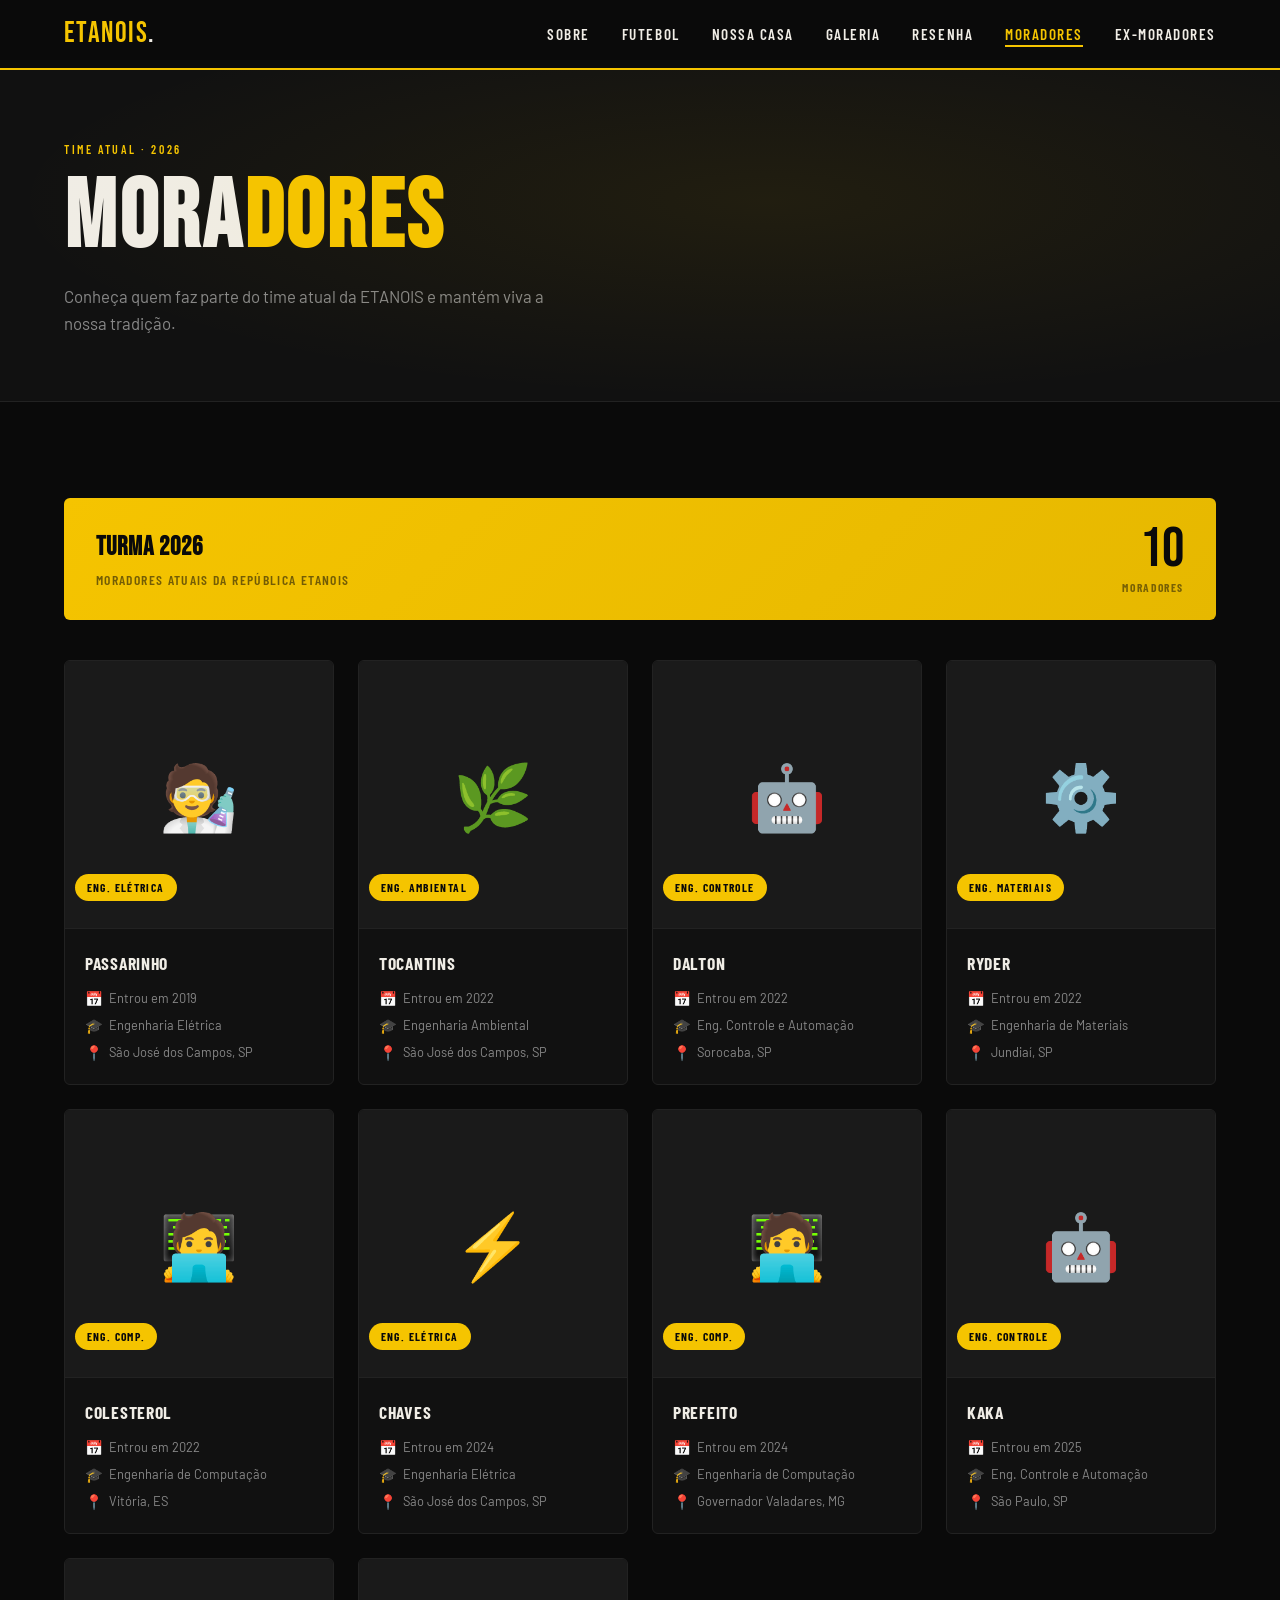
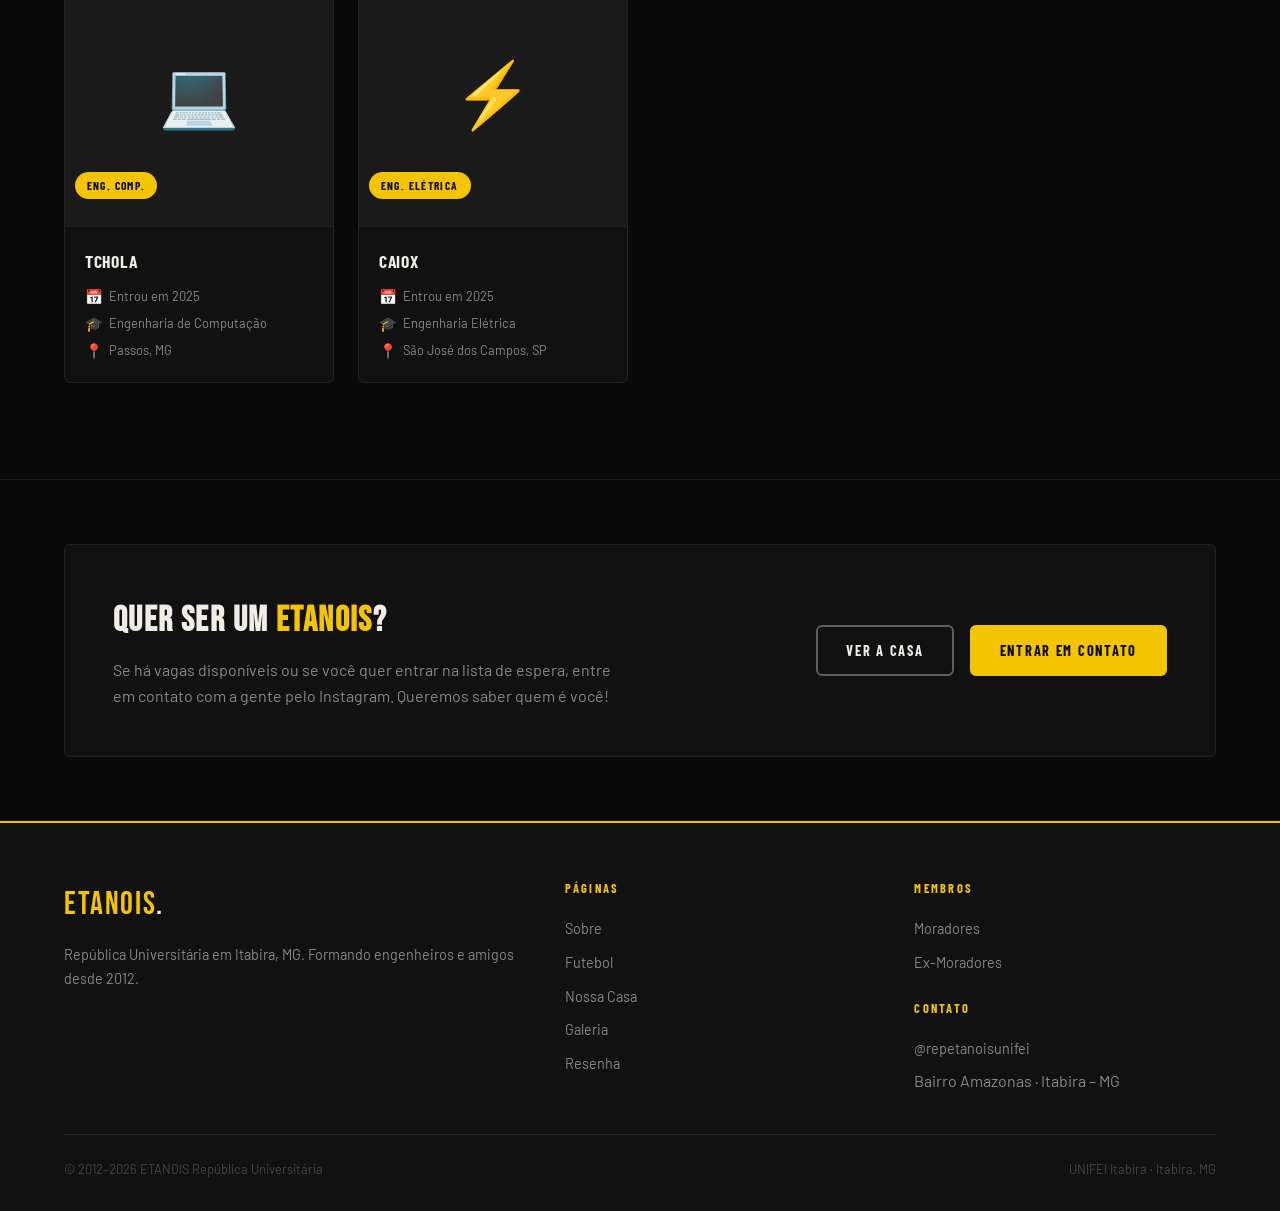
<file: moradores.html>
<!DOCTYPE html>
<html lang="pt-BR">
<head>
  <meta charset="UTF-8" />
  <meta name="viewport" content="width=device-width, initial-scale=1.0" />
  <title>Moradores — ETANOIS República Universitária</title>
  <link rel="preconnect" href="https://fonts.googleapis.com" />
  <link rel="preconnect" href="https://fonts.gstatic.com" crossorigin />
  <link href="https://fonts.googleapis.com/css2?family=Bebas+Neue&family=Barlow+Condensed:wght@400;600;700&family=Barlow:wght@400;500;600&display=swap" rel="stylesheet" />
  <link rel="stylesheet" href="style.css" />
  <style>
    .residents-grid {
      display: grid;
      grid-template-columns: repeat(4, 1fr);
      gap: 1.5rem;
    }

    /* Card de morador com foto */
    .resident-card {
      background: var(--black2);
      border: 1px solid #222;
      border-radius: var(--radius);
      overflow: hidden;
      transition: transform var(--transition), border-color var(--transition);
    }
    .resident-card:hover {
      transform: translateY(-5px);
      border-color: var(--yellow);
    }
    .resident-card__photo {
      aspect-ratio: 1/1;
      background: var(--black3);
      display: flex;
      align-items: center;
      justify-content: center;
      font-size: 4rem;
      border-bottom: 1px solid #222;
      position: relative;
      overflow: hidden;
    }
    .resident-card__photo img {
      width: 100%; height: 100%;
      object-fit: cover;
      position: absolute;
      inset: 0;
    }
    .resident-card__course-badge {
      position: absolute;
      bottom: .6rem; left: .6rem;
    }
    .resident-card__body {
      padding: 1.25rem;
    }
    .resident-card__name {
      font-family: 'Barlow Condensed', sans-serif;
      font-size: 1.1rem;
      font-weight: 700;
      letter-spacing: .04em;
      text-transform: uppercase;
    }
    .resident-card__nick {
      font-size: .82rem;
      color: var(--yellow);
      margin-top: .15rem;
    }
    .resident-card__info {
      margin-top: .6rem;
      display: flex;
      flex-direction: column;
      gap: .25rem;
    }
    .resident-card__info-item {
      display: flex;
      align-items: center;
      gap: .4rem;
      font-size: .8rem;
      color: var(--gray);
    }
    .resident-card__info-item span { font-size: .9rem; }

    /* Seção "como entrar" */
    .join-section {
      background: var(--black2);
      border: 1px solid #222;
      border-radius: var(--radius);
      padding: 3rem;
      display: flex;
      align-items: center;
      justify-content: space-between;
      gap: 2rem;
      flex-wrap: wrap;
    }
    .join-section h3 {
      font-family: 'Bebas Neue', cursive;
      font-size: 2.2rem;
      letter-spacing: .04em;
      color: var(--white);
    }
    .join-section h3 span { color: var(--yellow); }
    .join-section p {
      color: var(--gray);
      margin-top: .5rem;
      max-width: 500px;
    }

    /* Banner turma atual */
    .current-year-banner {
      background: linear-gradient(135deg, var(--yellow) 0%, var(--yellow2) 100%);
      border-radius: var(--radius);
      padding: 1.5rem 2rem;
      display: flex;
      align-items: center;
      justify-content: space-between;
      margin-bottom: 2.5rem;
      flex-wrap: wrap;
      gap: 1rem;
    }
    .current-year-banner__left h3 {
      font-family: 'Bebas Neue', cursive;
      font-size: 1.6rem;
      color: var(--black);
      letter-spacing: .04em;
    }
    .current-year-banner__left p {
      color: rgba(10,10,10,.55);
      font-size: .85rem;
      font-family: 'Barlow Condensed', sans-serif;
      font-weight: 600;
      letter-spacing: .1em;
      text-transform: uppercase;
    }
    .current-year-banner__count {
      font-family: 'Bebas Neue', cursive;
      font-size: 3.5rem;
      color: var(--black);
      line-height: 1;
    }
    .current-year-banner__count-lbl {
      font-family: 'Barlow Condensed', sans-serif;
      font-size: .72rem;
      font-weight: 700;
      letter-spacing: .14em;
      text-transform: uppercase;
      color: rgba(10,10,10,.5);
    }

    @media(max-width:1100px){ .residents-grid { grid-template-columns: repeat(3,1fr); } }
    @media(max-width:768px) { .residents-grid { grid-template-columns: repeat(2,1fr); } }
    @media(max-width:480px) { .residents-grid { grid-template-columns: 1fr; } }
  </style>
</head>
<body>

<nav class="navbar">
  <div class="container navbar__inner">
    <a href="index.html" class="navbar__logo"><span>ETANOIS</span>.</a>
    <ul class="navbar__menu" id="navMenu">
      <li><a href="sobre.html">Sobre</a></li>
      <li><a href="futebol.html">Futebol</a></li>
      <li><a href="nossa-casa.html">Nossa Casa</a></li>
      <li><a href="galeria.html">Galeria</a></li>
      <li><a href="resenha.html">Resenha</a></li>
      <li><a href="moradores.html" class="active">Moradores</a></li>
      <li><a href="ex-moradores.html">Ex-Moradores</a></li>
    </ul>
    <button class="navbar__toggle" id="navToggle" aria-label="Menu">
      <span></span><span></span><span></span>
    </button>
  </div>
</nav>

<div class="page-hero">
  <div class="container page-hero__inner">
    <p class="page-hero__label">Time Atual · 2026</p>
    <h1 class="page-hero__title">Mora<span style="color:var(--yellow)">dores</span></h1>
    <p class="page-hero__sub">Conheça quem faz parte do time atual da ETANOIS e mantém viva a nossa tradição.</p>
  </div>
</div>

<!-- TURMA ATUAL -->
<section class="section">
  <div class="container">

    <div class="current-year-banner">
      <div class="current-year-banner__left">
        <h3>Turma 2026</h3>
        <p>Moradores atuais da República ETANOIS</p>
      </div>
      <div style="text-align:right;">
        <div class="current-year-banner__count">10</div>
        <div class="current-year-banner__count-lbl">Moradores</div>
      </div>
    </div>

    <div class="residents-grid">

      <!-- Passarinho -->
      <div class="resident-card">
        <div class="resident-card__photo">
          🧑‍🔬
          <div class="resident-card__course-badge">
            <span class="badge badge--yellow">Eng. Elétrica</span>
          </div>
        </div>
        <div class="resident-card__body">
          <div class="resident-card__name">Passarinho</div>
          <div class="resident-card__info">
            <div class="resident-card__info-item"><span>📅</span> Entrou em 2019</div>
            <div class="resident-card__info-item"><span>🎓</span> Engenharia Elétrica</div>
            <div class="resident-card__info-item"><span>📍</span> São José dos Campos, SP</div>
          </div>
        </div>
      </div>

      <!-- Tocantins -->
      <div class="resident-card">
        <div class="resident-card__photo">
          🌿
          <div class="resident-card__course-badge">
            <span class="badge badge--yellow">Eng. Ambiental</span>
          </div>
        </div>
        <div class="resident-card__body">
          <div class="resident-card__name">Tocantins</div>
          <div class="resident-card__info">
            <div class="resident-card__info-item"><span>📅</span> Entrou em 2022</div>
            <div class="resident-card__info-item"><span>🎓</span> Engenharia Ambiental</div>
            <div class="resident-card__info-item"><span>📍</span> São José dos Campos, SP</div>
          </div>
        </div>
      </div>

      <!-- Dalton -->
      <div class="resident-card">
        <div class="resident-card__photo">
          🤖
          <div class="resident-card__course-badge">
            <span class="badge badge--yellow">Eng. Controle</span>
          </div>
        </div>
        <div class="resident-card__body">
          <div class="resident-card__name">Dalton</div>
          <div class="resident-card__info">
            <div class="resident-card__info-item"><span>📅</span> Entrou em 2022</div>
            <div class="resident-card__info-item"><span>🎓</span> Eng. Controle e Automação</div>
            <div class="resident-card__info-item"><span>📍</span> Sorocaba, SP</div>
          </div>
        </div>
      </div>

      <!-- Ryder -->
      <div class="resident-card">
        <div class="resident-card__photo">
          ⚙️
          <div class="resident-card__course-badge">
            <span class="badge badge--yellow">Eng. Materiais</span>
          </div>
        </div>
        <div class="resident-card__body">
          <div class="resident-card__name">Ryder</div>
          <div class="resident-card__info">
            <div class="resident-card__info-item"><span>📅</span> Entrou em 2022</div>
            <div class="resident-card__info-item"><span>🎓</span> Engenharia de Materiais</div>
            <div class="resident-card__info-item"><span>📍</span> Jundiaí, SP</div>
          </div>
        </div>
      </div>

      <!-- Colesterol -->
      <div class="resident-card">
        <div class="resident-card__photo">
          🧑‍💻
          <div class="resident-card__course-badge">
            <span class="badge badge--yellow">Eng. Comp.</span>
          </div>
        </div>
        <div class="resident-card__body">
          <div class="resident-card__name">Colesterol</div>
          <div class="resident-card__info">
            <div class="resident-card__info-item"><span>📅</span> Entrou em 2022</div>
            <div class="resident-card__info-item"><span>🎓</span> Engenharia de Computação</div>
            <div class="resident-card__info-item"><span>📍</span> Vitória, ES</div>
          </div>
        </div>
      </div>

      <!-- Chaves -->
      <div class="resident-card">
        <div class="resident-card__photo">
          ⚡
          <div class="resident-card__course-badge">
            <span class="badge badge--yellow">Eng. Elétrica</span>
          </div>
        </div>
        <div class="resident-card__body">
          <div class="resident-card__name">Chaves</div>
          <div class="resident-card__info">
            <div class="resident-card__info-item"><span>📅</span> Entrou em 2024</div>
            <div class="resident-card__info-item"><span>🎓</span> Engenharia Elétrica</div>
            <div class="resident-card__info-item"><span>📍</span> São José dos Campos, SP</div>
          </div>
        </div>
      </div>

      <!-- Prefeito -->
      <div class="resident-card">
        <div class="resident-card__photo">
          🧑‍💻
          <div class="resident-card__course-badge">
            <span class="badge badge--yellow">Eng. Comp.</span>
          </div>
        </div>
        <div class="resident-card__body">
          <div class="resident-card__name">Prefeito</div>
          <div class="resident-card__info">
            <div class="resident-card__info-item"><span>📅</span> Entrou em 2024</div>
            <div class="resident-card__info-item"><span>🎓</span> Engenharia de Computação</div>
            <div class="resident-card__info-item"><span>📍</span> Governador Valadares, MG</div>
          </div>
        </div>
      </div>

      <!-- Kaka -->
      <div class="resident-card">
        <div class="resident-card__photo">
          🤖
          <div class="resident-card__course-badge">
            <span class="badge badge--yellow">Eng. Controle</span>
          </div>
        </div>
        <div class="resident-card__body">
          <div class="resident-card__name">Kaka</div>
          <div class="resident-card__info">
            <div class="resident-card__info-item"><span>📅</span> Entrou em 2025</div>
            <div class="resident-card__info-item"><span>🎓</span> Eng. Controle e Automação</div>
            <div class="resident-card__info-item"><span>📍</span> São Paulo, SP</div>
          </div>
        </div>
      </div>

      <!-- Tchola -->
      <div class="resident-card">
        <div class="resident-card__photo">
          💻
          <div class="resident-card__course-badge">
            <span class="badge badge--yellow">Eng. Comp.</span>
          </div>
        </div>
        <div class="resident-card__body">
          <div class="resident-card__name">Tchola</div>
          <div class="resident-card__info">
            <div class="resident-card__info-item"><span>📅</span> Entrou em 2025</div>
            <div class="resident-card__info-item"><span>🎓</span> Engenharia de Computação</div>
            <div class="resident-card__info-item"><span>📍</span> Passos, MG</div>
          </div>
        </div>
      </div>

      <!-- Caiox -->
      <div class="resident-card">
        <div class="resident-card__photo">
          ⚡
          <div class="resident-card__course-badge">
            <span class="badge badge--yellow">Eng. Elétrica</span>
          </div>
        </div>
        <div class="resident-card__body">
          <div class="resident-card__name">Caiox</div>
          <div class="resident-card__info">
            <div class="resident-card__info-item"><span>📅</span> Entrou em 2025</div>
            <div class="resident-card__info-item"><span>🎓</span> Engenharia Elétrica</div>
            <div class="resident-card__info-item"><span>📍</span> São José dos Campos, SP</div>
          </div>
        </div>
      </div>

    </div>
  </div>
</section>

<!-- VAGA / ENTRAR -->
<section class="section--sm" style="border-top:1px solid #1a1a1a;">
  <div class="container">
    <div class="join-section">
      <div>
        <h3>Quer ser um <span>Etanois</span>?</h3>
        <p>Se há vagas disponíveis ou se você quer entrar na lista de espera, entre em contato com a gente pelo Instagram. Queremos saber quem é você!</p>
      </div>
      <div style="display:flex; gap:1rem; flex-wrap:wrap;">
        <a href="nossa-casa.html" class="btn btn--outline">Ver a Casa</a>
        <a href="https://instagram.com/repetanoisunifei" target="_blank" rel="noopener" class="btn btn--primary">Entrar em Contato</a>
      </div>
    </div>
  </div>
</section>

<footer class="footer">
  <div class="container">
    <div class="footer__grid">
      <div>
        <div class="footer__logo"><span>ETANOIS</span>.</div>
        <p class="footer__desc">República Universitária em Itabira, MG. Formando engenheiros e amigos desde 2012.</p>
      </div>
      <div>
        <div class="footer__heading">Páginas</div>
        <ul class="footer__links">
          <li><a href="sobre.html">Sobre</a></li>
          <li><a href="futebol.html">Futebol</a></li>
          <li><a href="nossa-casa.html">Nossa Casa</a></li>
          <li><a href="galeria.html">Galeria</a></li>
          <li><a href="resenha.html">Resenha</a></li>
        </ul>
      </div>
      <div>
        <div class="footer__heading">Membros</div>
        <ul class="footer__links">
          <li><a href="moradores.html">Moradores</a></li>
          <li><a href="ex-moradores.html">Ex-Moradores</a></li>
        </ul>
        <div class="footer__heading" style="margin-top:1.5rem;">Contato</div>
        <ul class="footer__links">
          <li><a href="https://instagram.com/repetanoisunifei" target="_blank">@repetanoisunifei</a></li>
          <li><span style="color:var(--gray);">Bairro Amazonas · Itabira – MG</span></li>
        </ul>
      </div>
    </div>
    <div class="footer__bottom">
      <span>© 2012–2026 ETANOIS República Universitária</span>
      <span>UNIFEI Itabira · Itabira, MG</span>
    </div>
  </div>
</footer>

<script>
  document.getElementById('navToggle').addEventListener('click', () => {
    document.getElementById('navMenu').classList.toggle('open');
  });
</script>
</body>
</html>
</file>
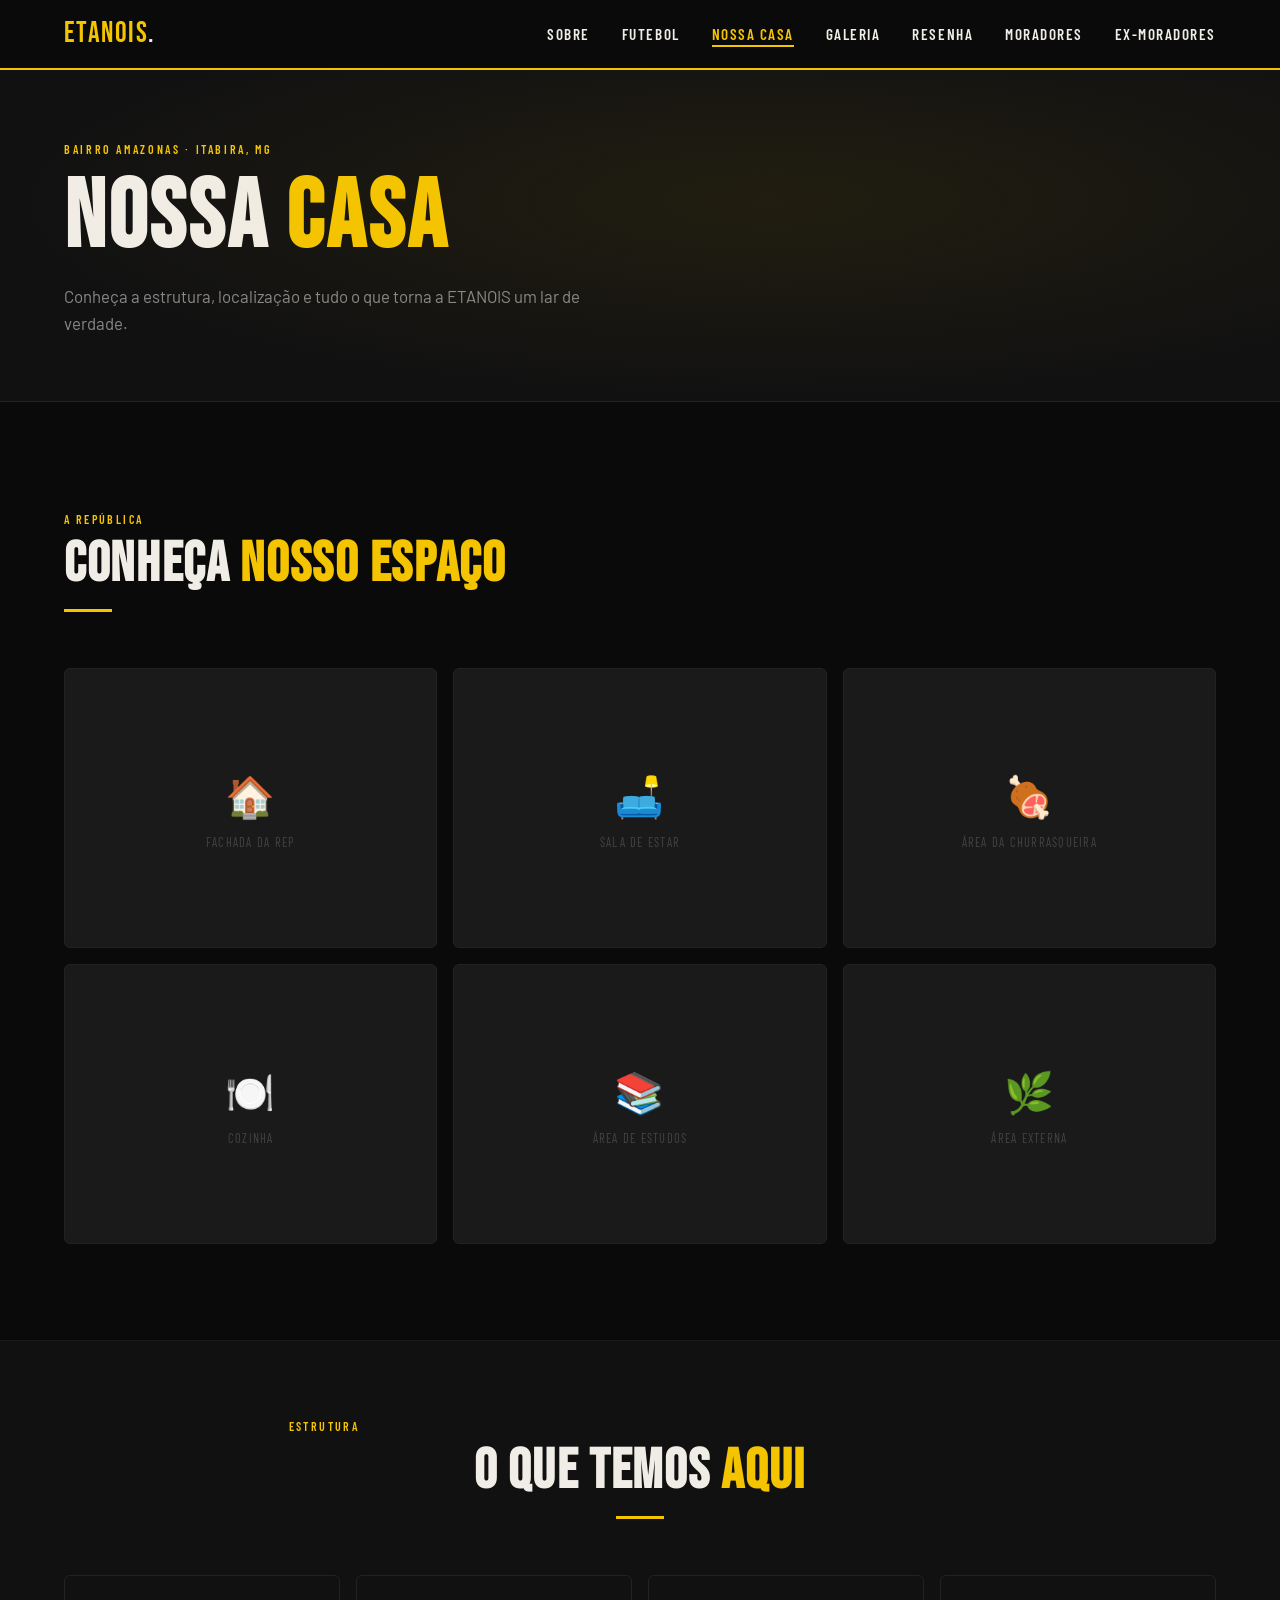
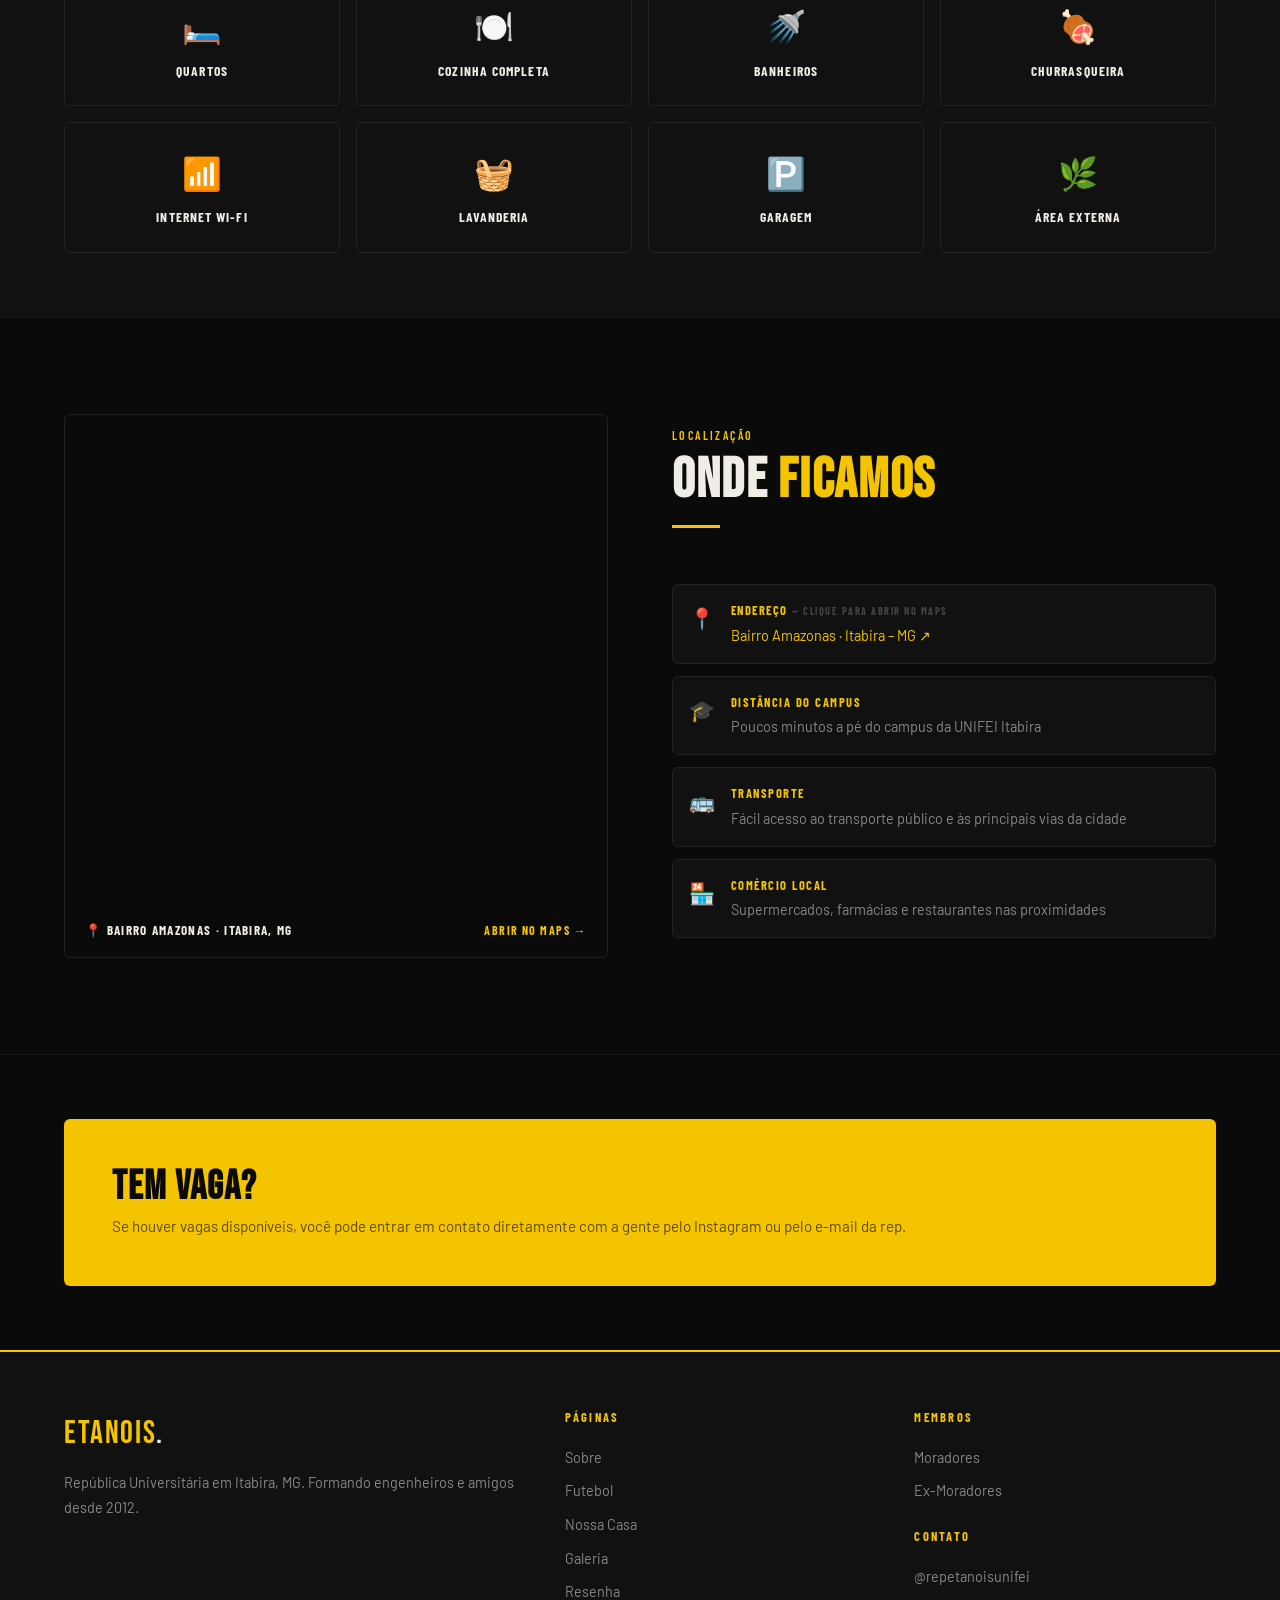
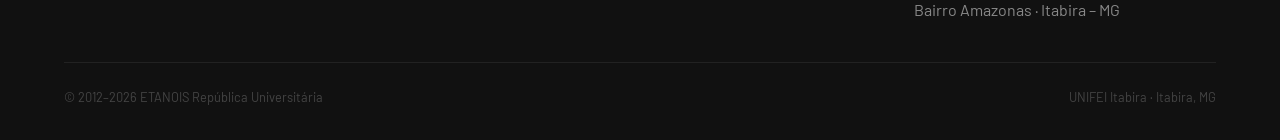
<file: nossa-casa.html>
<!DOCTYPE html>
<html lang="pt-BR">
<head>
  <meta charset="UTF-8" />
  <meta name="viewport" content="width=device-width, initial-scale=1.0" />
  <title>Nossa Casa — ETANOIS República Universitária</title>
  <link rel="preconnect" href="https://fonts.googleapis.com" />
  <link rel="preconnect" href="https://fonts.gstatic.com" crossorigin />
  <link href="https://fonts.googleapis.com/css2?family=Bebas+Neue&family=Barlow+Condensed:wght@400;600;700&family=Barlow:wght@400;500;600&display=swap" rel="stylesheet" />
  <link rel="stylesheet" href="style.css" />
  <style>
    .photos-grid {
      display: grid;
      grid-template-columns: repeat(3, 1fr);
      gap: 1rem;
    }
    .photo-placeholder {
      aspect-ratio: 4/3;
      background: var(--black3);
      border: 1px solid #222;
      border-radius: var(--radius);
      display: flex;
      align-items: center;
      justify-content: center;
      flex-direction: column;
      gap: .4rem;
      color: var(--gray2);
      font-size: .78rem;
      font-family: 'Barlow Condensed', sans-serif;
      letter-spacing: .1em;
      text-transform: uppercase;
    }
    .photo-placeholder span { font-size: 2.5rem; }

    .amenities {
      display: grid;
      grid-template-columns: repeat(4, 1fr);
      gap: 1rem;
    }
    .amenity {
      background: var(--black2);
      border: 1px solid #222;
      border-radius: var(--radius);
      padding: 1.5rem 1rem;
      text-align: center;
      transition: border-color var(--transition);
    }
    .amenity:hover { border-color: var(--yellow); }
    .amenity__icon { font-size: 2rem; margin-bottom: .5rem; }
    .amenity__label {
      font-family: 'Barlow Condensed', sans-serif;
      font-size: .85rem;
      font-weight: 700;
      letter-spacing: .08em;
      text-transform: uppercase;
      color: var(--white);
    }

    .vacancy-box {
      background: var(--yellow);
      border-radius: var(--radius);
      padding: 3rem;
      display: flex;
      align-items: center;
      justify-content: space-between;
      gap: 2rem;
      flex-wrap: wrap;
    }
    .vacancy-box h3 {
      font-family: 'Bebas Neue', cursive;
      font-size: 2.5rem;
      color: var(--black);
      letter-spacing: .03em;
      line-height: 1;
    }
    .vacancy-box p {
      color: rgba(10,10,10,.65);
      margin-top: .4rem;
      font-size: .95rem;
    }

    .location-info {
      display: grid;
      grid-template-columns: 1fr 1fr;
      gap: 4rem;
      align-items: start;
    }
    .location-map {
      position: relative;
      border-radius: var(--radius);
      overflow: hidden;
      border: 1px solid #222;
      aspect-ratio: 1/1;
    }
    .location-map iframe {
      width: 100%;
      height: 100%;
      display: block;
      border: 0;
      filter: grayscale(1) invert(0.9) contrast(1.05);
    }
    .location-map__overlay {
      position: absolute;
      bottom: 0; left: 0; right: 0;
      background: linear-gradient(to top, rgba(10,10,10,.85), transparent);
      padding: 1rem 1.25rem;
      display: flex;
      align-items: center;
      justify-content: space-between;
      gap: .75rem;
    }
    .location-map__label {
      font-family: 'Barlow Condensed', sans-serif;
      font-size: .82rem;
      font-weight: 700;
      letter-spacing: .1em;
      text-transform: uppercase;
      color: var(--white);
    }
    .location-map__open {
      font-family: 'Barlow Condensed', sans-serif;
      font-size: .75rem;
      font-weight: 700;
      letter-spacing: .12em;
      text-transform: uppercase;
      color: var(--yellow);
      white-space: nowrap;
      transition: opacity var(--transition);
    }
    .location-map__open:hover { opacity: .75; }

    .info-row { display: flex; flex-direction: column; gap: .75rem; }
    .info-item {
      display: flex;
      gap: 1rem;
      align-items: flex-start;
      padding: 1rem;
      background: var(--black2);
      border: 1px solid #222;
      border-radius: var(--radius);
    }
    .info-item__icon { font-size: 1.3rem; flex-shrink: 0; }
    .info-item__label {
      font-family: 'Barlow Condensed', sans-serif;
      font-size: .78rem;
      font-weight: 700;
      letter-spacing: .12em;
      text-transform: uppercase;
      color: var(--yellow);
      margin-bottom: .15rem;
    }
    .info-item__value { font-size: .9rem; color: var(--gray); }

    @media(max-width:900px){
      .photos-grid { grid-template-columns: repeat(2,1fr); }
      .amenities { grid-template-columns: repeat(2,1fr); }
      .location-info { grid-template-columns: 1fr; gap: 2rem; }
    }
    @media(max-width:640px){
      .photos-grid { grid-template-columns: 1fr; }
    }
  </style>
</head>
<body>

<nav class="navbar">
  <div class="container navbar__inner">
    <a href="index.html" class="navbar__logo"><span>ETANOIS</span>.</a>
    <ul class="navbar__menu" id="navMenu">
      <li><a href="sobre.html">Sobre</a></li>
      <li><a href="futebol.html">Futebol</a></li>
      <li><a href="nossa-casa.html" class="active">Nossa Casa</a></li>
      <li><a href="galeria.html">Galeria</a></li>
      <li><a href="resenha.html">Resenha</a></li>
      <li><a href="moradores.html">Moradores</a></li>
      <li><a href="ex-moradores.html">Ex-Moradores</a></li>
    </ul>
    <button class="navbar__toggle" id="navToggle" aria-label="Menu">
      <span></span><span></span><span></span>
    </button>
  </div>
</nav>

<div class="page-hero">
  <div class="container page-hero__inner">
    <p class="page-hero__label">Bairro Amazonas · Itabira, MG</p>
    <h1 class="page-hero__title">Nossa <span style="color:var(--yellow)">Casa</span></h1>
    <p class="page-hero__sub">Conheça a estrutura, localização e tudo o que torna a ETANOIS um lar de verdade.</p>
  </div>
</div>

<!-- FOTOS DA CASA -->
<section class="section">
  <div class="container">
    <div class="section-header">
      <p class="label">A República</p>
      <h2>Conheça <span class="yellow">Nosso Espaço</span></h2>
      <div class="divider"></div>
    </div>
    <div class="photos-grid">
      <div class="photo-placeholder"><span>🏠</span>Fachada da Rep</div>
      <div class="photo-placeholder"><span>🛋️</span>Sala de Estar</div>
      <div class="photo-placeholder"><span>🍖</span>Área da Churrasqueira</div>
      <div class="photo-placeholder"><span>🍽️</span>Cozinha</div>
      <div class="photo-placeholder"><span>📚</span>Área de Estudos</div>
      <div class="photo-placeholder"><span>🌿</span>Área Externa</div>
    </div>
  </div>
</section>

<!-- COMODIDADES -->
<section class="section--sm" style="background:var(--black2); border-top:1px solid #1a1a1a; border-bottom:1px solid #1a1a1a;">
  <div class="container">
    <div class="section-header text-center">
      <p class="label">Estrutura</p>
      <h2>O que temos <span class="yellow">aqui</span></h2>
      <div class="divider divider--center"></div>
    </div>
    <div class="amenities">
      <div class="amenity"><div class="amenity__icon">🛏️</div><div class="amenity__label">Quartos</div></div>
      <div class="amenity"><div class="amenity__icon">🍽️</div><div class="amenity__label">Cozinha Completa</div></div>
      <div class="amenity"><div class="amenity__icon">🚿</div><div class="amenity__label">Banheiros</div></div>
      <div class="amenity"><div class="amenity__icon">🍖</div><div class="amenity__label">Churrasqueira</div></div>
      <div class="amenity"><div class="amenity__icon">📶</div><div class="amenity__label">Internet Wi-Fi</div></div>
      <div class="amenity"><div class="amenity__icon">🧺</div><div class="amenity__label">Lavanderia</div></div>
      <div class="amenity"><div class="amenity__icon">🅿️</div><div class="amenity__label">Garagem</div></div>
      <div class="amenity"><div class="amenity__icon">🌿</div><div class="amenity__label">Área Externa</div></div>
    </div>
  </div>
</section>

<!-- LOCALIZAÇÃO -->
<section class="section">
  <div class="container">
    <div class="location-info">
      <div class="location-map">
        <iframe
          src="https://www.google.com/maps/embed?pb=!1m18!1m12!1m3!1d3749.123!2d-43.2281!3d-19.6227!2m3!1f0!2f0!3f0!3m2!1i1024!2i768!4f13.1!3m3!1m2!1s0xa6baa10b8f8fef%3A0x0!2sBairro+Amazonas%2C+Itabira+-+MG!5e0!3m2!1spt-BR!2sbr!4v1"
          allowfullscreen=""
          loading="lazy"
          referrerpolicy="no-referrer-when-downgrade"
          title="Localização da ETANOIS — Bairro Amazonas, Itabira MG">
        </iframe>
        <div class="location-map__overlay">
          <span class="location-map__label">📍 Bairro Amazonas · Itabira, MG</span>
          <a href="https://www.google.com/maps/search/Bairro+Amazonas,+Itabira,+MG" target="_blank" rel="noopener" class="location-map__open">Abrir no Maps →</a>
        </div>
      </div>
      <div>
        <div class="section-header">
          <p class="label">Localização</p>
          <h2>Onde <span class="yellow">Ficamos</span></h2>
          <div class="divider"></div>
        </div>
        <div class="info-row" style="margin-top:1.5rem;">
          <a href="https://www.google.com/maps/search/Bairro+Amazonas,+Itabira,+MG" target="_blank" rel="noopener" class="info-item" style="text-decoration:none; cursor:pointer;">
            <div class="info-item__icon">📍</div>
            <div>
              <div class="info-item__label">Endereço <span style="font-size:.65rem; color:var(--gray2);">— clique para abrir no Maps</span></div>
              <div class="info-item__value" style="color:var(--yellow);">Bairro Amazonas · Itabira – MG ↗</div>
            </div>
          </a>
          <div class="info-item">
            <div class="info-item__icon">🎓</div>
            <div>
              <div class="info-item__label">Distância do Campus</div>
              <div class="info-item__value">Poucos minutos a pé do campus da UNIFEI Itabira</div>
            </div>
          </div>
          <div class="info-item">
            <div class="info-item__icon">🚌</div>
            <div>
              <div class="info-item__label">Transporte</div>
              <div class="info-item__value">Fácil acesso ao transporte público e às principais vias da cidade</div>
            </div>
          </div>
          <div class="info-item">
            <div class="info-item__icon">🏪</div>
            <div>
              <div class="info-item__label">Comércio Local</div>
              <div class="info-item__value">Supermercados, farmácias e restaurantes nas proximidades</div>
            </div>
          </div>
        </div>
      </div>
    </div>
  </div>
</section>

<!-- VAGA -->
<section class="section--sm" style="border-top:1px solid #1a1a1a;">
  <div class="container">
    <div class="vacancy-box">
      <div>
        <h3>Tem Vaga?</h3>
        <p>Se houver vagas disponíveis, você pode entrar em contato diretamente com a gente pelo Instagram ou pelo e-mail da rep.</p>
      </div>
      <a href="https://instagram.com/repetanoisunifei" target="_blank" rel="noopener" class="btn btn--ghost">Entrar em Contato</a>
    </div>
  </div>
</section>

<footer class="footer">
  <div class="container">
    <div class="footer__grid">
      <div>
        <div class="footer__logo"><span>ETANOIS</span>.</div>
        <p class="footer__desc">República Universitária em Itabira, MG. Formando engenheiros e amigos desde 2012.</p>
      </div>
      <div>
        <div class="footer__heading">Páginas</div>
        <ul class="footer__links">
          <li><a href="sobre.html">Sobre</a></li>
          <li><a href="futebol.html">Futebol</a></li>
          <li><a href="nossa-casa.html">Nossa Casa</a></li>
          <li><a href="galeria.html">Galeria</a></li>
          <li><a href="resenha.html">Resenha</a></li>
        </ul>
      </div>
      <div>
        <div class="footer__heading">Membros</div>
        <ul class="footer__links">
          <li><a href="moradores.html">Moradores</a></li>
          <li><a href="ex-moradores.html">Ex-Moradores</a></li>
        </ul>
        <div class="footer__heading" style="margin-top:1.5rem;">Contato</div>
        <ul class="footer__links">
          <li><a href="https://instagram.com/repetanoisunifei" target="_blank">@repetanoisunifei</a></li>
          <li><span style="color:var(--gray);">Bairro Amazonas · Itabira – MG</span></li>
        </ul>
      </div>
    </div>
    <div class="footer__bottom">
      <span>© 2012–2026 ETANOIS República Universitária</span>
      <span>UNIFEI Itabira · Itabira, MG</span>
    </div>
  </div>
</footer>

<script>
  document.getElementById('navToggle').addEventListener('click', () => {
    document.getElementById('navMenu').classList.toggle('open');
  });
</script>
</body>
</html>
</file>
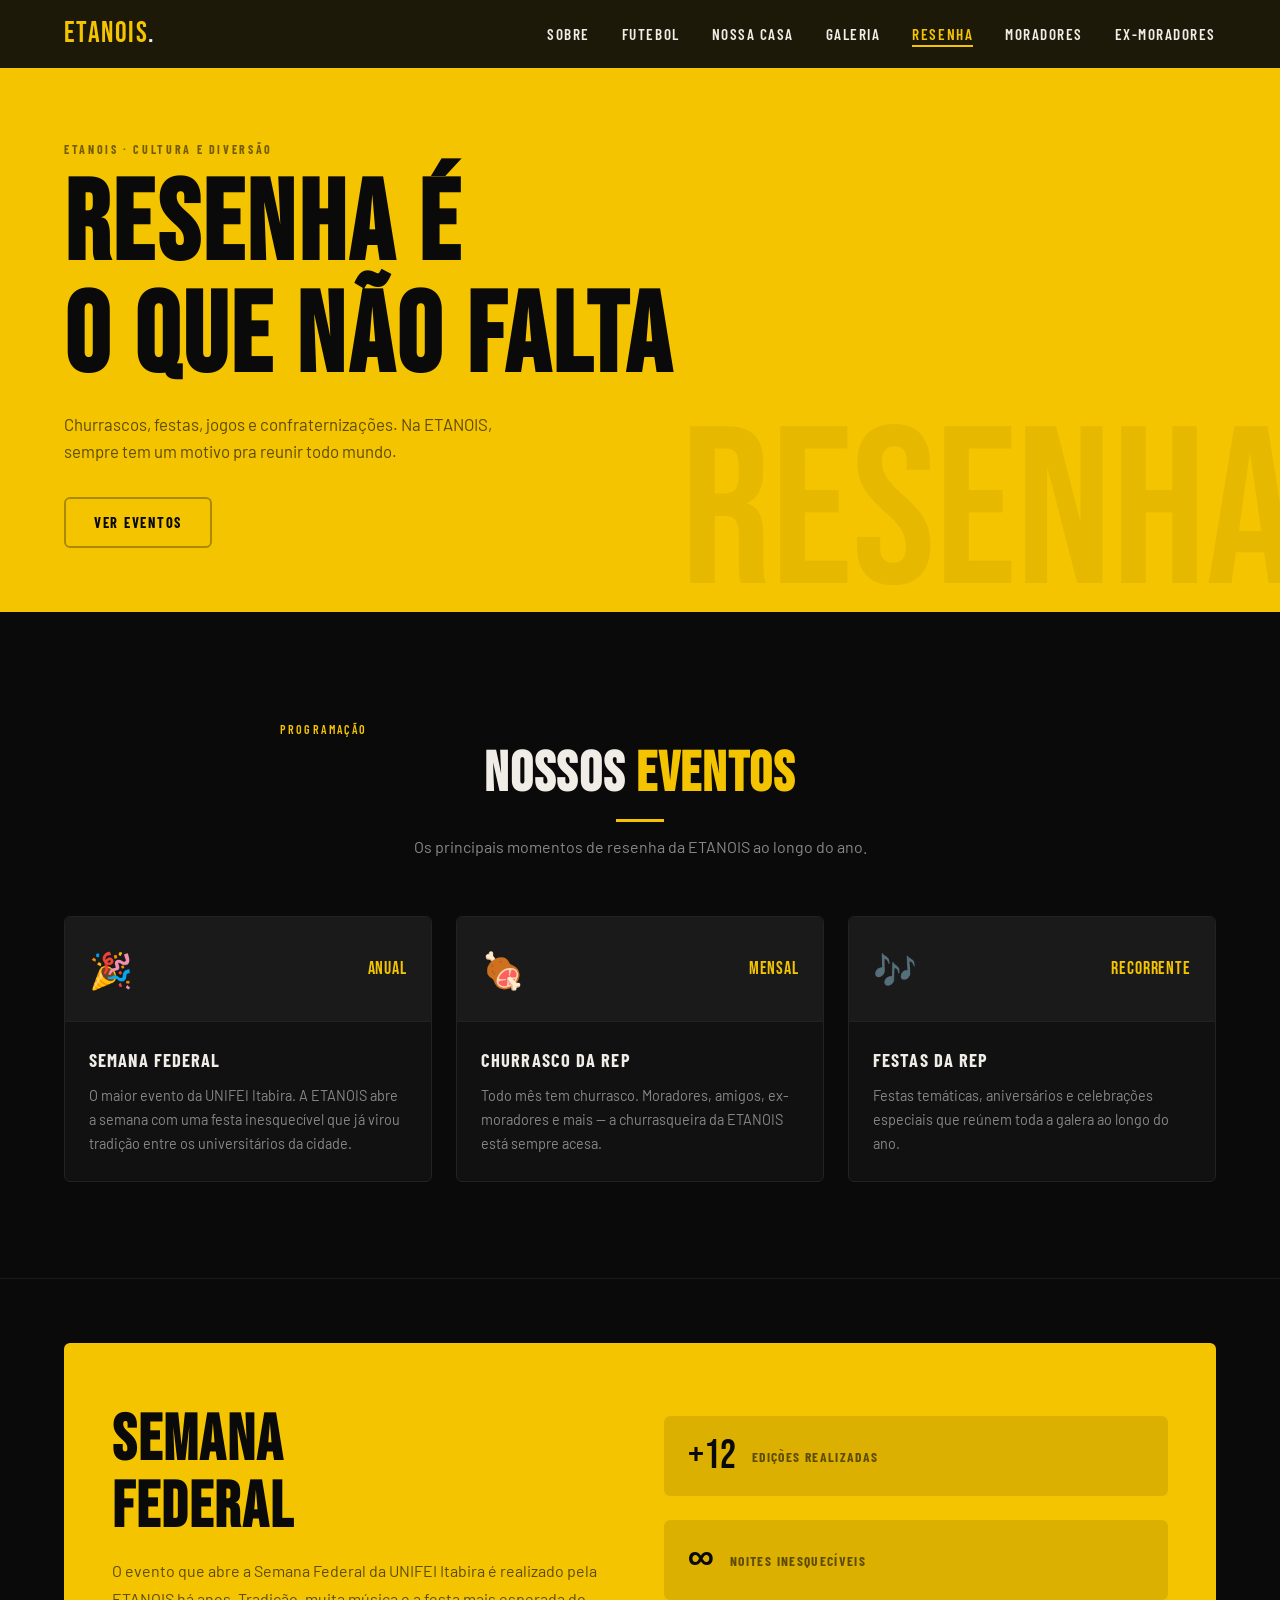
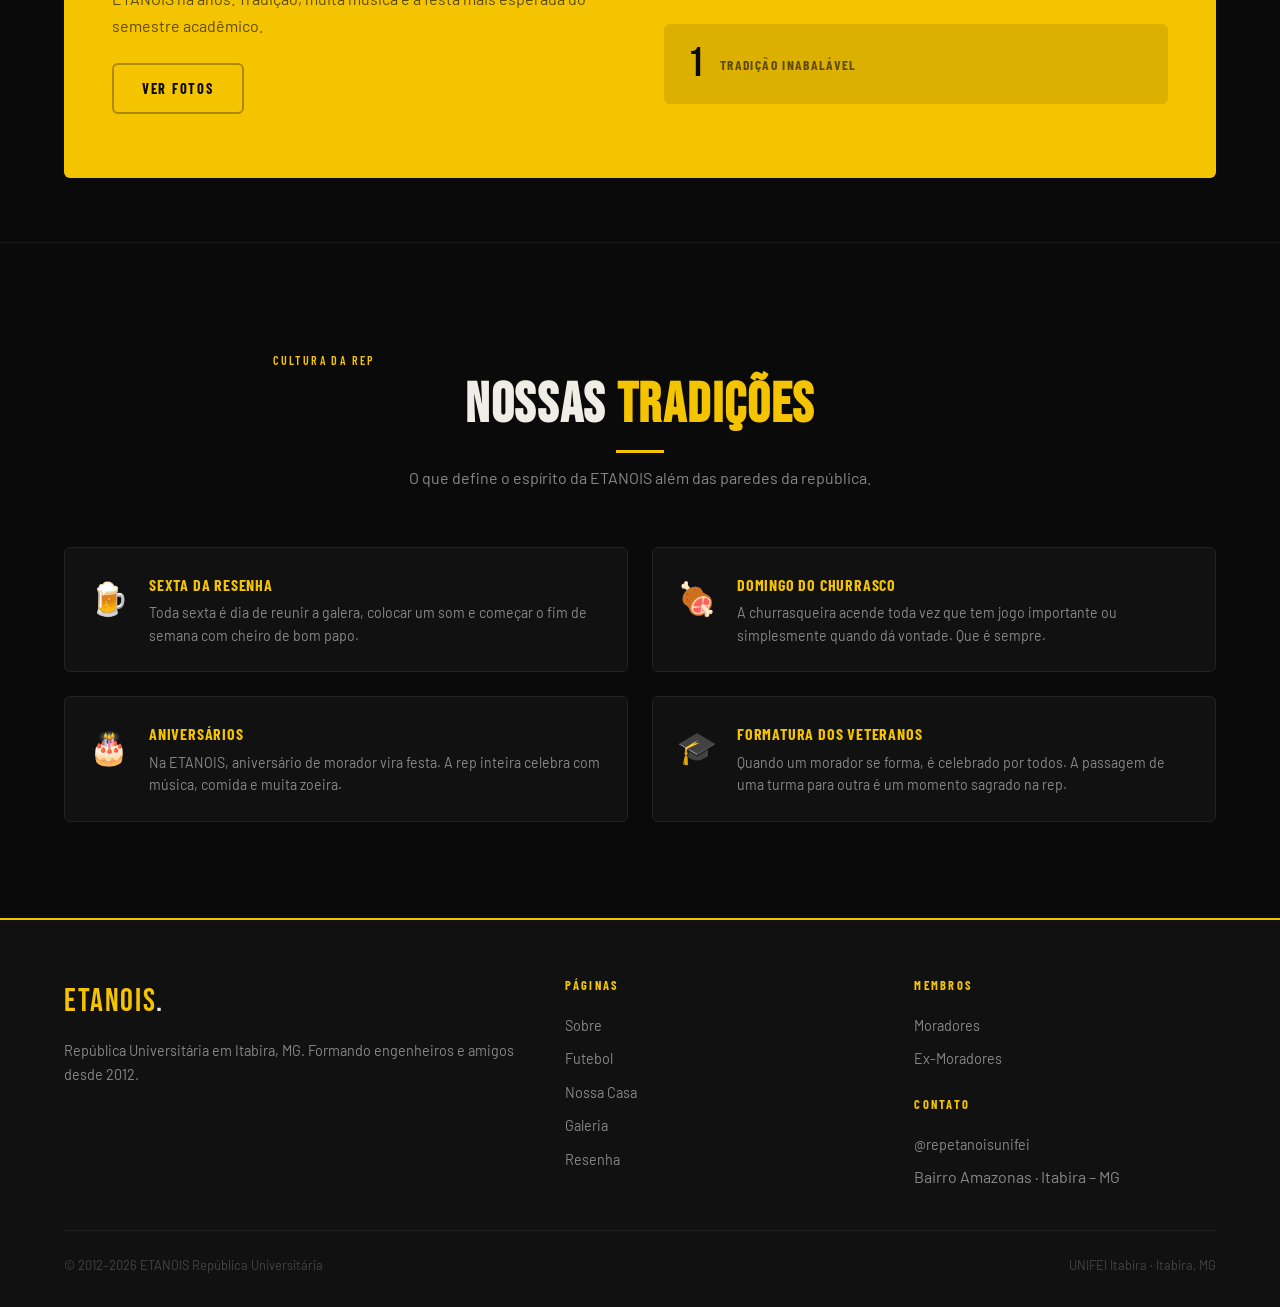
<file: resenha.html>
<!DOCTYPE html>
<html lang="pt-BR">
<head>
  <meta charset="UTF-8" />
  <meta name="viewport" content="width=device-width, initial-scale=1.0" />
  <title>Resenha — ETANOIS República Universitária</title>
  <link rel="preconnect" href="https://fonts.googleapis.com" />
  <link rel="preconnect" href="https://fonts.gstatic.com" crossorigin />
  <link href="https://fonts.googleapis.com/css2?family=Bebas+Neue&family=Barlow+Condensed:wght@400;600;700&family=Barlow:wght@400;500;600&display=swap" rel="stylesheet" />
  <link rel="stylesheet" href="style.css" />
  <style>
    /* Hero especial amarelo */
    .resenha-hero {
      padding-top: 68px;
      background: var(--yellow);
      position: relative;
      overflow: hidden;
    }
    .resenha-hero::before {
      content: 'RESENHA';
      position: absolute;
      right: -1rem; bottom: -1rem;
      font-family: 'Bebas Neue', cursive;
      font-size: clamp(6rem, 18vw, 14rem);
      color: rgba(0,0,0,.06);
      line-height: 1;
      pointer-events: none;
    }
    .resenha-hero__inner {
      position: relative;
      z-index: 1;
      padding: 72px 0 64px;
    }
    .resenha-hero__label {
      font-family: 'Barlow Condensed', sans-serif;
      font-size: .75rem;
      font-weight: 700;
      letter-spacing: .22em;
      text-transform: uppercase;
      color: rgba(10,10,10,.55);
      margin-bottom: .75rem;
    }
    .resenha-hero__title {
      font-family: 'Bebas Neue', cursive;
      font-size: clamp(3.5rem, 10vw, 7rem);
      color: var(--black);
      line-height: 1;
      letter-spacing: .03em;
    }
    .resenha-hero__sub {
      color: rgba(10,10,10,.65);
      margin-top: 1rem;
      font-size: 1.05rem;
      max-width: 480px;
    }

    .events-grid {
      display: grid;
      grid-template-columns: repeat(3, 1fr);
      gap: 1.5rem;
    }
    .event-card {
      background: var(--black2);
      border: 1px solid #222;
      border-radius: var(--radius);
      overflow: hidden;
      transition: border-color var(--transition), transform var(--transition);
    }
    .event-card:hover { border-color: var(--yellow); transform: translateY(-4px); }
    .event-card__header {
      background: var(--black3);
      padding: 1.5rem;
      display: flex;
      align-items: center;
      justify-content: space-between;
      border-bottom: 1px solid #222;
    }
    .event-card__icon { font-size: 2.2rem; }
    .event-card__badge {
      font-family: 'Bebas Neue', cursive;
      font-size: 1.1rem;
      letter-spacing: .05em;
      color: var(--yellow);
    }
    .event-card__body { padding: 1.5rem; }
    .event-card__title {
      font-family: 'Barlow Condensed', sans-serif;
      font-size: 1.15rem;
      font-weight: 700;
      letter-spacing: .06em;
      text-transform: uppercase;
      color: var(--white);
      margin-bottom: .5rem;
    }
    .event-card__desc { font-size: .9rem; color: var(--gray); line-height: 1.7; }

    .semana-federal {
      background: var(--yellow);
      border-radius: var(--radius);
      padding: 4rem 3rem;
      display: grid;
      grid-template-columns: 1fr 1fr;
      gap: 3rem;
      align-items: center;
    }
    .semana-federal h2 {
      font-family: 'Bebas Neue', cursive;
      font-size: clamp(2.5rem, 6vw, 4rem);
      color: var(--black);
      line-height: 1.05;
      letter-spacing: .03em;
    }
    .semana-federal p {
      color: rgba(10,10,10,.65);
      margin-top: 1rem;
      line-height: 1.7;
    }
    .semana-stats {
      display: flex;
      flex-direction: column;
      gap: 1.5rem;
    }
    .semana-stat {
      background: rgba(0,0,0,.1);
      border-radius: var(--radius);
      padding: 1.25rem 1.5rem;
      display: flex;
      align-items: center;
      gap: 1rem;
    }
    .semana-stat__num {
      font-family: 'Bebas Neue', cursive;
      font-size: 2.5rem;
      color: var(--black);
      line-height: 1;
      flex-shrink: 0;
    }
    .semana-stat__lbl {
      font-family: 'Barlow Condensed', sans-serif;
      font-size: .85rem;
      font-weight: 700;
      letter-spacing: .1em;
      text-transform: uppercase;
      color: rgba(10,10,10,.6);
    }

    .traditions {
      display: grid;
      grid-template-columns: repeat(2, 1fr);
      gap: 1.5rem;
    }
    .tradition-item {
      display: flex;
      gap: 1.25rem;
      align-items: flex-start;
      padding: 1.5rem;
      background: var(--black2);
      border: 1px solid #222;
      border-radius: var(--radius);
      transition: border-color var(--transition);
    }
    .tradition-item:hover { border-color: var(--yellow); }
    .tradition-item__icon { font-size: 2rem; flex-shrink: 0; }
    .tradition-item__title {
      font-family: 'Barlow Condensed', sans-serif;
      font-weight: 700;
      font-size: 1rem;
      letter-spacing: .05em;
      text-transform: uppercase;
      color: var(--yellow);
      margin-bottom: .3rem;
    }
    .tradition-item__text { font-size: .88rem; color: var(--gray); line-height: 1.6; }

    @media(max-width:900px){
      .events-grid { grid-template-columns: 1fr; }
      .semana-federal { grid-template-columns: 1fr; }
      .traditions { grid-template-columns: 1fr; }
    }
  </style>
</head>
<body>

<nav class="navbar">
  <div class="container navbar__inner">
    <a href="index.html" class="navbar__logo"><span>ETANOIS</span>.</a>
    <ul class="navbar__menu" id="navMenu">
      <li><a href="sobre.html">Sobre</a></li>
      <li><a href="futebol.html">Futebol</a></li>
      <li><a href="nossa-casa.html">Nossa Casa</a></li>
      <li><a href="galeria.html">Galeria</a></li>
      <li><a href="resenha.html" class="active">Resenha</a></li>
      <li><a href="moradores.html">Moradores</a></li>
      <li><a href="ex-moradores.html">Ex-Moradores</a></li>
    </ul>
    <button class="navbar__toggle" id="navToggle" aria-label="Menu">
      <span></span><span></span><span></span>
    </button>
  </div>
</nav>

<!-- HERO ESPECIAL -->
<div class="resenha-hero">
  <div class="container resenha-hero__inner">
    <p class="resenha-hero__label">ETANOIS · Cultura e Diversão</p>
    <h1 class="resenha-hero__title">Resenha é<br>o que não falta</h1>
    <p class="resenha-hero__sub">Churrascos, festas, jogos e confraternizações. Na ETANOIS, sempre tem um motivo pra reunir todo mundo.</p>
    <a href="#eventos" class="btn btn--ghost" style="margin-top:2rem; border-color:rgba(0,0,0,.3); color:var(--black);">Ver Eventos</a>
  </div>
</div>

<!-- EVENTOS -->
<section class="section" id="eventos">
  <div class="container">
    <div class="section-header text-center">
      <p class="label">Programação</p>
      <h2>Nossos <span class="yellow">Eventos</span></h2>
      <div class="divider divider--center"></div>
      <p style="margin:.75rem auto 0;">Os principais momentos de resenha da ETANOIS ao longo do ano.</p>
    </div>
    <div class="events-grid">
      <div class="event-card">
        <div class="event-card__header">
          <div class="event-card__icon">🎉</div>
          <div class="event-card__badge">ANUAL</div>
        </div>
        <div class="event-card__body">
          <div class="event-card__title">Semana Federal</div>
          <div class="event-card__desc">O maior evento da UNIFEI Itabira. A ETANOIS abre a semana com uma festa inesquecível que já virou tradição entre os universitários da cidade.</div>
        </div>
      </div>
      <div class="event-card">
        <div class="event-card__header">
          <div class="event-card__icon">🍖</div>
          <div class="event-card__badge">MENSAL</div>
        </div>
        <div class="event-card__body">
          <div class="event-card__title">Churrasco da Rep</div>
          <div class="event-card__desc">Todo mês tem churrasco. Moradores, amigos, ex-moradores e mais — a churrasqueira da ETANOIS está sempre acesa.</div>
        </div>
      </div>
      <div class="event-card">
        <div class="event-card__header">
          <div class="event-card__icon">🎶</div>
          <div class="event-card__badge">RECORRENTE</div>
        </div>
        <div class="event-card__body">
          <div class="event-card__title">Festas da Rep</div>
          <div class="event-card__desc">Festas temáticas, aniversários e celebrações especiais que reúnem toda a galera ao longo do ano.</div>
        </div>
      </div>
    </div>
  </div>
</section>

<!-- SEMANA FEDERAL DESTAQUE -->
<section class="section--sm" style="border-top:1px solid #1a1a1a;">
  <div class="container">
    <div class="semana-federal">
      <div>
        <h2>Semana<br>Federal</h2>
        <p>O evento que abre a Semana Federal da UNIFEI Itabira é realizado pela ETANOIS há anos. Tradição, muita música e a festa mais esperada do semestre acadêmico.</p>
        <a href="galeria.html" class="btn btn--ghost" style="margin-top:1.5rem; border-color:rgba(0,0,0,.3); color:var(--black);">Ver Fotos</a>
      </div>
      <div class="semana-stats">
        <div class="semana-stat">
          <div class="semana-stat__num">+12</div>
          <div class="semana-stat__lbl">Edições realizadas</div>
        </div>
        <div class="semana-stat">
          <div class="semana-stat__num">∞</div>
          <div class="semana-stat__lbl">Noites inesquecíveis</div>
        </div>
        <div class="semana-stat">
          <div class="semana-stat__num">1</div>
          <div class="semana-stat__lbl">Tradição inabalável</div>
        </div>
      </div>
    </div>
  </div>
</section>

<!-- TRADIÇÕES -->
<section class="section" style="border-top:1px solid #1a1a1a;">
  <div class="container">
    <div class="section-header text-center">
      <p class="label">Cultura da Rep</p>
      <h2>Nossas <span class="yellow">Tradições</span></h2>
      <div class="divider divider--center"></div>
      <p style="margin:.75rem auto 0;">O que define o espírito da ETANOIS além das paredes da república.</p>
    </div>
    <div class="traditions">
      <div class="tradition-item">
        <div class="tradition-item__icon">🍺</div>
        <div>
          <div class="tradition-item__title">Sexta da Resenha</div>
          <div class="tradition-item__text">Toda sexta é dia de reunir a galera, colocar um som e começar o fim de semana com cheiro de bom papo.</div>
        </div>
      </div>
      <div class="tradition-item">
        <div class="tradition-item__icon">🍖</div>
        <div>
          <div class="tradition-item__title">Domingo do Churrasco</div>
          <div class="tradition-item__text">A churrasqueira acende toda vez que tem jogo importante ou simplesmente quando dá vontade. Que é sempre.</div>
        </div>
      </div>
      <div class="tradition-item">
        <div class="tradition-item__icon">🎂</div>
        <div>
          <div class="tradition-item__title">Aniversários</div>
          <div class="tradition-item__text">Na ETANOIS, aniversário de morador vira festa. A rep inteira celebra com música, comida e muita zoeira.</div>
        </div>
      </div>
      <div class="tradition-item">
        <div class="tradition-item__icon">🎓</div>
        <div>
          <div class="tradition-item__title">Formatura dos Veteranos</div>
          <div class="tradition-item__text">Quando um morador se forma, é celebrado por todos. A passagem de uma turma para outra é um momento sagrado na rep.</div>
        </div>
      </div>
    </div>
  </div>
</section>

<footer class="footer">
  <div class="container">
    <div class="footer__grid">
      <div>
        <div class="footer__logo"><span>ETANOIS</span>.</div>
        <p class="footer__desc">República Universitária em Itabira, MG. Formando engenheiros e amigos desde 2012.</p>
      </div>
      <div>
        <div class="footer__heading">Páginas</div>
        <ul class="footer__links">
          <li><a href="sobre.html">Sobre</a></li>
          <li><a href="futebol.html">Futebol</a></li>
          <li><a href="nossa-casa.html">Nossa Casa</a></li>
          <li><a href="galeria.html">Galeria</a></li>
          <li><a href="resenha.html">Resenha</a></li>
        </ul>
      </div>
      <div>
        <div class="footer__heading">Membros</div>
        <ul class="footer__links">
          <li><a href="moradores.html">Moradores</a></li>
          <li><a href="ex-moradores.html">Ex-Moradores</a></li>
        </ul>
        <div class="footer__heading" style="margin-top:1.5rem;">Contato</div>
        <ul class="footer__links">
          <li><a href="https://instagram.com/repetanoisunifei" target="_blank">@repetanoisunifei</a></li>
          <li><span style="color:var(--gray);">Bairro Amazonas · Itabira – MG</span></li>
        </ul>
      </div>
    </div>
    <div class="footer__bottom">
      <span>© 2012–2026 ETANOIS República Universitária</span>
      <span>UNIFEI Itabira · Itabira, MG</span>
    </div>
  </div>
</footer>

<script>
  document.getElementById('navToggle').addEventListener('click', () => {
    document.getElementById('navMenu').classList.toggle('open');
  });
</script>
</body>
</html>
</file>
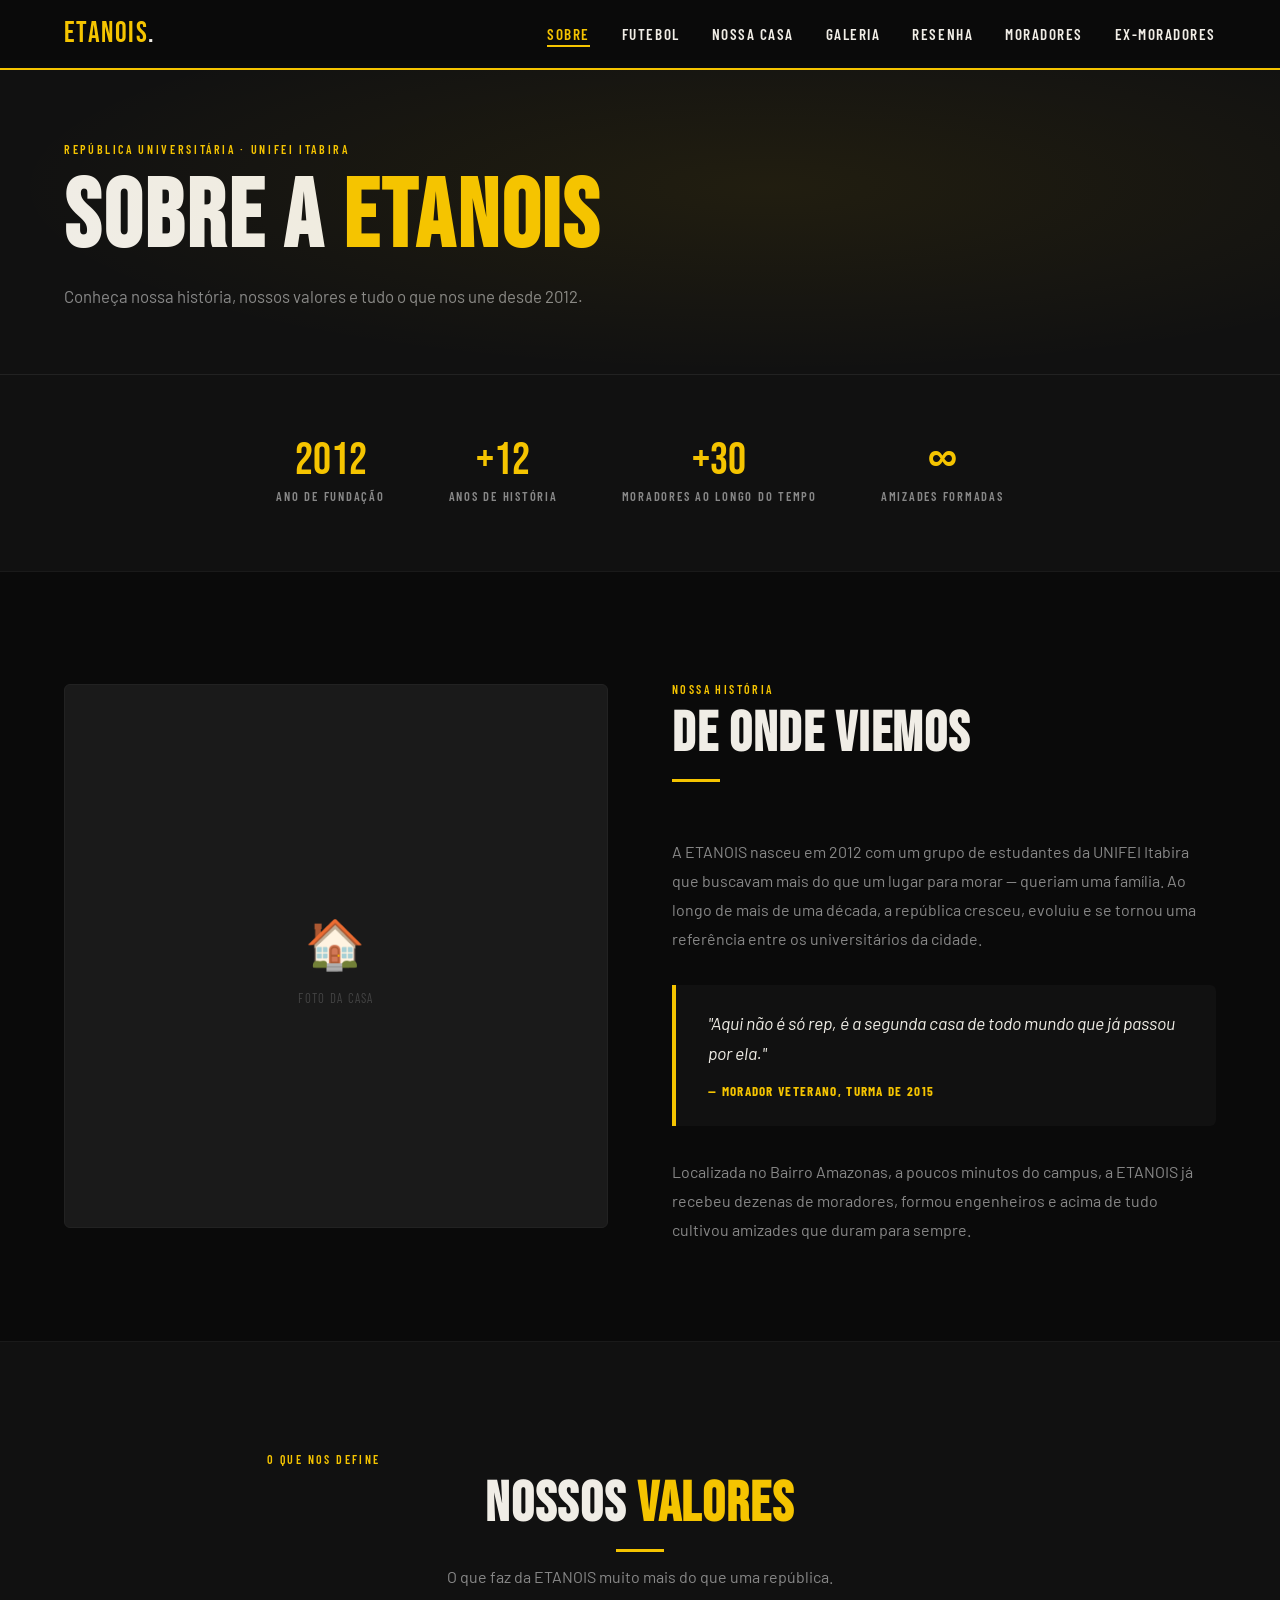
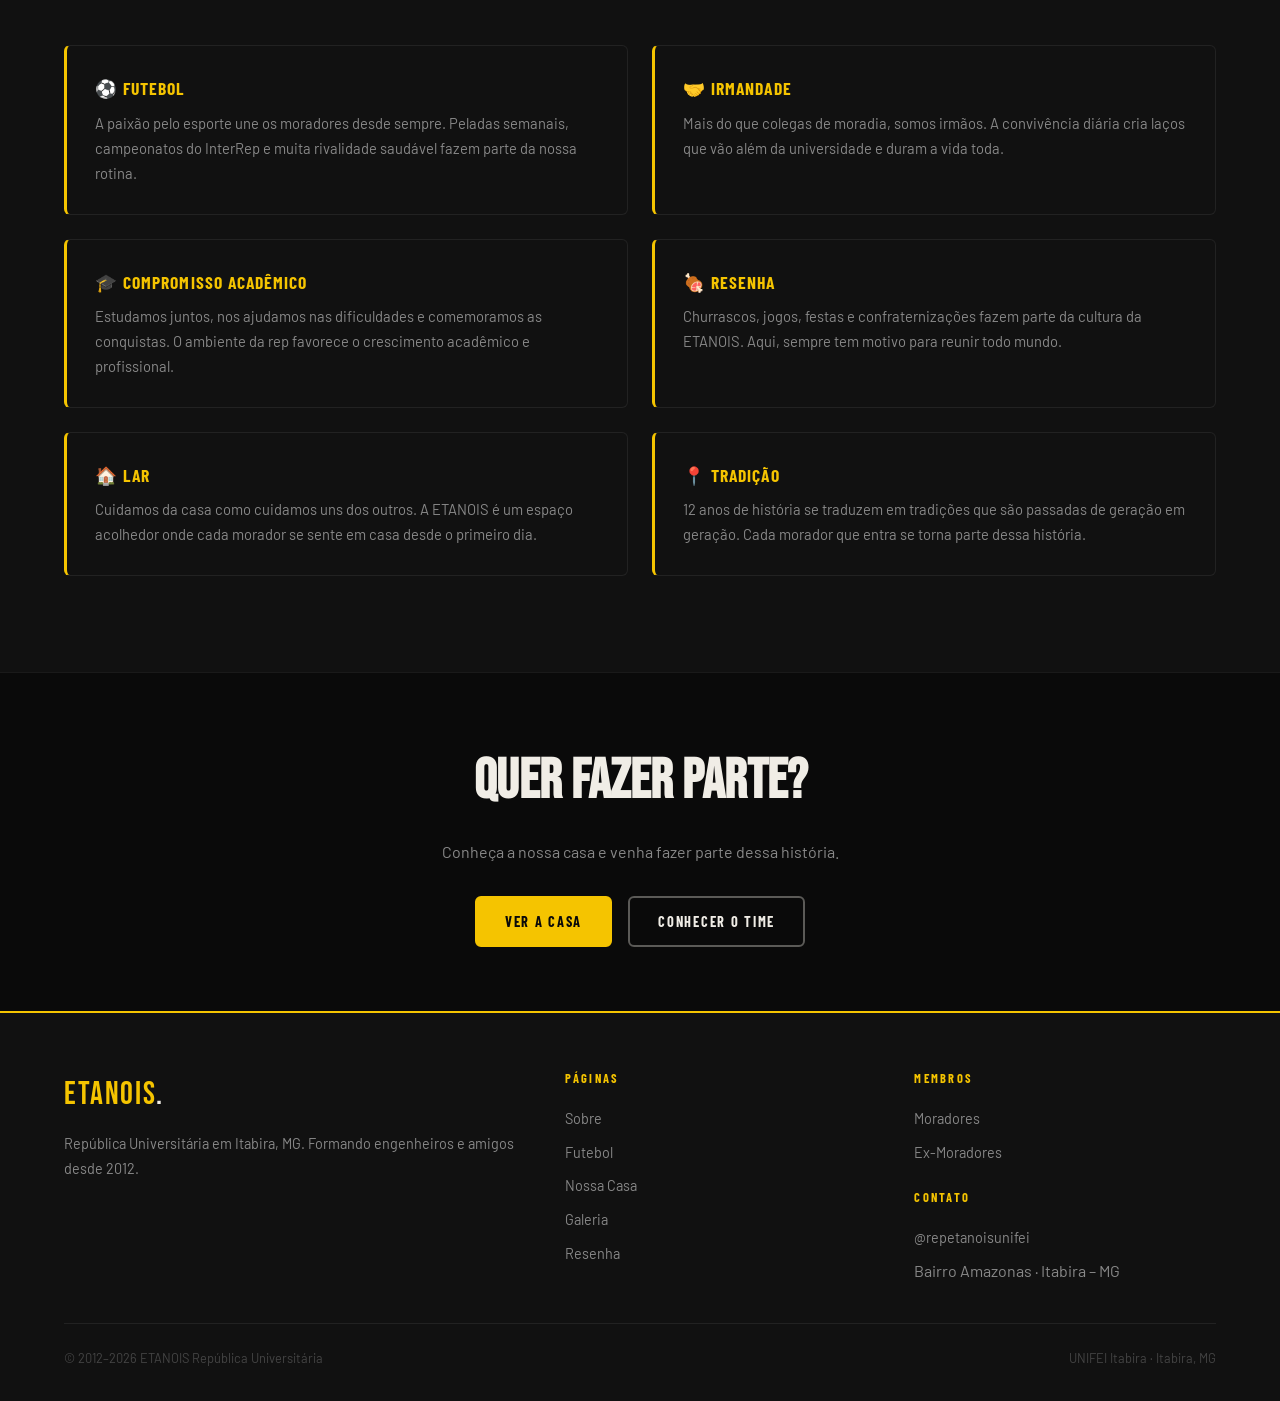
<file: sobre.html>
<!DOCTYPE html>
<html lang="pt-BR">
<head>
  <meta charset="UTF-8" />
  <meta name="viewport" content="width=device-width, initial-scale=1.0" />
  <title>Sobre — ETANOIS República Universitária</title>
  <link rel="preconnect" href="https://fonts.googleapis.com" />
  <link rel="preconnect" href="https://fonts.gstatic.com" crossorigin />
  <link href="https://fonts.googleapis.com/css2?family=Bebas+Neue&family=Barlow+Condensed:wght@400;600;700&family=Barlow:wght@400;500;600&display=swap" rel="stylesheet" />
  <link rel="stylesheet" href="style.css" />
  <style>
    .values-grid {
      display: grid;
      grid-template-columns: repeat(2, 1fr);
      gap: 1.5rem;
    }
    .value-card {
      background: var(--black2);
      border: 1px solid #222;
      border-left: 3px solid var(--yellow);
      border-radius: var(--radius);
      padding: 1.75rem;
    }
    .value-card__title {
      font-family: 'Barlow Condensed', sans-serif;
      font-size: 1.1rem;
      font-weight: 700;
      letter-spacing: .06em;
      text-transform: uppercase;
      color: var(--yellow);
      margin-bottom: .5rem;
    }
    .value-card__text { font-size: .92rem; color: var(--gray); line-height: 1.7; }

    .history-block {
      display: grid;
      grid-template-columns: 1fr 1fr;
      gap: 4rem;
      align-items: center;
    }
    .history-img {
      aspect-ratio: 1/1;
      background: var(--black3);
      border-radius: var(--radius);
      border: 1px solid #222;
      display: flex;
      align-items: center;
      justify-content: center;
      flex-direction: column;
      gap: .5rem;
      color: var(--gray2);
      font-size: .8rem;
      font-family: 'Barlow Condensed', sans-serif;
      letter-spacing: .1em;
      text-transform: uppercase;
    }
    .history-img span { font-size: 3rem; }

    .quote-block {
      border-left: 4px solid var(--yellow);
      padding: 1.5rem 2rem;
      background: var(--black2);
      border-radius: 0 var(--radius) var(--radius) 0;
      margin: 2rem 0;
    }
    .quote-block p {
      font-size: 1.1rem;
      line-height: 1.7;
      color: var(--white);
      font-style: italic;
    }
    .quote-block cite {
      display: block;
      margin-top: .75rem;
      font-size: .82rem;
      color: var(--yellow);
      font-style: normal;
      font-family: 'Barlow Condensed', sans-serif;
      font-weight: 700;
      letter-spacing: .1em;
      text-transform: uppercase;
    }

    @media(max-width:640px){
      .values-grid { grid-template-columns: 1fr; }
      .history-block { grid-template-columns: 1fr; gap: 2rem; }
    }
  </style>
</head>
<body>

<nav class="navbar">
  <div class="container navbar__inner">
    <a href="index.html" class="navbar__logo"><span>ETANOIS</span>.</a>
    <ul class="navbar__menu" id="navMenu">
      <li><a href="sobre.html" class="active">Sobre</a></li>
      <li><a href="futebol.html">Futebol</a></li>
      <li><a href="nossa-casa.html">Nossa Casa</a></li>
      <li><a href="galeria.html">Galeria</a></li>
      <li><a href="resenha.html">Resenha</a></li>
      <li><a href="moradores.html">Moradores</a></li>
      <li><a href="ex-moradores.html">Ex-Moradores</a></li>
    </ul>
    <button class="navbar__toggle" id="navToggle" aria-label="Menu">
      <span></span><span></span><span></span>
    </button>
  </div>
</nav>

<!-- PAGE HERO -->
<div class="page-hero">
  <div class="container page-hero__inner">
    <p class="page-hero__label">República Universitária · UNIFEI Itabira</p>
    <h1 class="page-hero__title">Sobre a <span style="color:var(--yellow)">ETANOIS</span></h1>
    <p class="page-hero__sub">Conheça nossa história, nossos valores e tudo o que nos une desde 2012.</p>
  </div>
</div>

<!-- STATS -->
<section class="section--sm" style="background:var(--black2); border-bottom: 1px solid #1a1a1a;">
  <div class="container">
    <div class="stats-bar" style="justify-content: center; gap: 4rem;">
      <div class="stat text-center">
        <div class="stat__number">2012</div>
        <div class="stat__label">Ano de Fundação</div>
      </div>
      <div class="stat text-center">
        <div class="stat__number">+12</div>
        <div class="stat__label">Anos de História</div>
      </div>
      <div class="stat text-center">
        <div class="stat__number">+30</div>
        <div class="stat__label">Moradores ao longo do tempo</div>
      </div>
      <div class="stat text-center">
        <div class="stat__number">∞</div>
        <div class="stat__label">Amizades Formadas</div>
      </div>
    </div>
  </div>
</section>

<!-- HISTÓRIA -->
<section class="section">
  <div class="container">
    <div class="history-block">
      <div class="history-img">
        <span>🏠</span>
        Foto da Casa
      </div>
      <div>
        <div class="section-header">
          <p class="label">Nossa História</p>
          <h2>De onde viemos</h2>
          <div class="divider"></div>
        </div>
        <p style="color:var(--gray); line-height:1.8; margin-top:1rem;">
          A ETANOIS nasceu em 2012 com um grupo de estudantes da UNIFEI Itabira que buscavam mais do que um lugar para morar — queriam uma família. Ao longo de mais de uma década, a república cresceu, evoluiu e se tornou uma referência entre os universitários da cidade.
        </p>
        <div class="quote-block">
          <p>"Aqui não é só rep, é a segunda casa de todo mundo que já passou por ela."</p>
          <cite>— Morador veterano, turma de 2015</cite>
        </div>
        <p style="color:var(--gray); line-height:1.8;">
          Localizada no Bairro Amazonas, a poucos minutos do campus, a ETANOIS já recebeu dezenas de moradores, formou engenheiros e acima de tudo cultivou amizades que duram para sempre.
        </p>
      </div>
    </div>
  </div>
</section>

<!-- VALORES -->
<section class="section" style="background:var(--black2); border-top:1px solid #1a1a1a;">
  <div class="container">
    <div class="section-header text-center">
      <p class="label">O que nos define</p>
      <h2>Nossos <span class="yellow">Valores</span></h2>
      <div class="divider divider--center"></div>
      <p style="margin:.75rem auto 0;">O que faz da ETANOIS muito mais do que uma república.</p>
    </div>
    <div class="values-grid">
      <div class="value-card">
        <div class="value-card__title">⚽ Futebol</div>
        <div class="value-card__text">A paixão pelo esporte une os moradores desde sempre. Peladas semanais, campeonatos do InterRep e muita rivalidade saudável fazem parte da nossa rotina.</div>
      </div>
      <div class="value-card">
        <div class="value-card__title">🤝 Irmandade</div>
        <div class="value-card__text">Mais do que colegas de moradia, somos irmãos. A convivência diária cria laços que vão além da universidade e duram a vida toda.</div>
      </div>
      <div class="value-card">
        <div class="value-card__title">🎓 Compromisso Acadêmico</div>
        <div class="value-card__text">Estudamos juntos, nos ajudamos nas dificuldades e comemoramos as conquistas. O ambiente da rep favorece o crescimento acadêmico e profissional.</div>
      </div>
      <div class="value-card">
        <div class="value-card__title">🍖 Resenha</div>
        <div class="value-card__text">Churrascos, jogos, festas e confraternizações fazem parte da cultura da ETANOIS. Aqui, sempre tem motivo para reunir todo mundo.</div>
      </div>
      <div class="value-card">
        <div class="value-card__title">🏠 Lar</div>
        <div class="value-card__text">Cuidamos da casa como cuidamos uns dos outros. A ETANOIS é um espaço acolhedor onde cada morador se sente em casa desde o primeiro dia.</div>
      </div>
      <div class="value-card">
        <div class="value-card__title">📍 Tradição</div>
        <div class="value-card__text">12 anos de história se traduzem em tradições que são passadas de geração em geração. Cada morador que entra se torna parte dessa história.</div>
      </div>
    </div>
  </div>
</section>

<!-- CTA -->
<section class="section--sm" style="border-top:1px solid #1a1a1a;">
  <div class="container text-center">
    <h2 class="display" style="font-size:clamp(2rem,5vw,3.5rem);">Quer fazer parte?</h2>
    <p style="color:var(--gray); margin-top:.75rem; max-width:460px; margin-left:auto; margin-right:auto;">Conheça a nossa casa e venha fazer parte dessa história.</p>
    <div style="display:flex; gap:1rem; justify-content:center; flex-wrap:wrap; margin-top:2rem;">
      <a href="nossa-casa.html" class="btn btn--primary">Ver a Casa</a>
      <a href="moradores.html" class="btn btn--outline">Conhecer o Time</a>
    </div>
  </div>
</section>

<footer class="footer">
  <div class="container">
    <div class="footer__grid">
      <div>
        <div class="footer__logo"><span>ETANOIS</span>.</div>
        <p class="footer__desc">República Universitária em Itabira, MG. Formando engenheiros e amigos desde 2012.</p>
      </div>
      <div>
        <div class="footer__heading">Páginas</div>
        <ul class="footer__links">
          <li><a href="sobre.html">Sobre</a></li>
          <li><a href="futebol.html">Futebol</a></li>
          <li><a href="nossa-casa.html">Nossa Casa</a></li>
          <li><a href="galeria.html">Galeria</a></li>
          <li><a href="resenha.html">Resenha</a></li>
        </ul>
      </div>
      <div>
        <div class="footer__heading">Membros</div>
        <ul class="footer__links">
          <li><a href="moradores.html">Moradores</a></li>
          <li><a href="ex-moradores.html">Ex-Moradores</a></li>
        </ul>
        <div class="footer__heading" style="margin-top:1.5rem;">Contato</div>
        <ul class="footer__links">
          <li><a href="https://instagram.com/repetanoisunifei" target="_blank">@repetanoisunifei</a></li>
          <li><span style="color:var(--gray);">Bairro Amazonas · Itabira – MG</span></li>
        </ul>
      </div>
    </div>
    <div class="footer__bottom">
      <span>© 2012–2026 ETANOIS República Universitária</span>
      <span>UNIFEI Itabira · Itabira, MG</span>
    </div>
  </div>
</footer>

<script>
  document.getElementById('navToggle').addEventListener('click', () => {
    document.getElementById('navMenu').classList.toggle('open');
  });
</script>
</body>
</html>
</file>
<file: style.css>
/* ============================================
   ETANOIS — Global Stylesheet
   ============================================ */

:root {
  --black:   #0a0a0a;
  --black2:  #111111;
  --black3:  #1a1a1a;
  --yellow:  #F5C400;
  --yellow2: #e6b800;
  --white:   #F0EDE6;
  --gray:    #888888;
  --gray2:   #444444;
  --radius:  6px;
  --transition: 0.3s ease;
}

/* ---- Reset ---- */
*, *::before, *::after { box-sizing: border-box; margin: 0; padding: 0; }
html { scroll-behavior: smooth; font-size: 16px; }
body {
  background: var(--black);
  color: var(--white);
  font-family: 'Barlow', sans-serif;
  line-height: 1.6;
  min-height: 100vh;
}
img { display: block; width: 100%; object-fit: cover; }
a { color: inherit; text-decoration: none; }
ul { list-style: none; }

/* ---- Typography ---- */
.display { font-family: 'Bebas Neue', cursive; }
.condensed { font-family: 'Barlow Condensed', sans-serif; }

/* ---- Utilities ---- */
.container { width: 90%; max-width: 1200px; margin: 0 auto; }
.section { padding: 96px 0; }
.section--sm { padding: 64px 0; }
.yellow { color: var(--yellow); }
.text-center { text-align: center; }
.mt-1 { margin-top: .5rem; }
.mt-2 { margin-top: 1rem; }
.mt-3 { margin-top: 1.5rem; }
.mt-4 { margin-top: 2rem; }

/* ---- Section Header ---- */
.section-header { margin-bottom: 56px; }
.section-header .label {
  font-family: 'Barlow Condensed', sans-serif;
  font-size: .75rem;
  font-weight: 600;
  letter-spacing: .2em;
  text-transform: uppercase;
  color: var(--yellow);
  margin-bottom: .5rem;
}
.section-header h2 {
  font-family: 'Bebas Neue', cursive;
  font-size: clamp(2.2rem, 5vw, 3.5rem);
  letter-spacing: .03em;
  line-height: 1;
}
.section-header p {
  margin-top: .75rem;
  color: var(--gray);
  max-width: 520px;
}

/* ---- Divider ---- */
.divider {
  width: 48px; height: 3px;
  background: var(--yellow);
  margin: 1rem 0 0;
}
.divider--center { margin: 1rem auto 0; }

/* ============================================
   NAVBAR
   ============================================ */
.navbar {
  position: fixed;
  top: 0; left: 0; right: 0;
  z-index: 1000;
  background: rgba(10,10,10,.92);
  backdrop-filter: blur(12px);
  border-bottom: 2px solid var(--yellow);
}
.navbar__inner {
  display: flex;
  align-items: center;
  justify-content: space-between;
  height: 68px;
}
.navbar__logo {
  font-family: 'Bebas Neue', cursive;
  font-size: 1.8rem;
  letter-spacing: .05em;
}
.navbar__logo span { color: var(--yellow); }
.navbar__menu {
  display: flex;
  gap: 2rem;
  align-items: center;
}
.navbar__menu a {
  font-family: 'Barlow Condensed', sans-serif;
  font-size: .95rem;
  font-weight: 600;
  letter-spacing: .1em;
  text-transform: uppercase;
  color: var(--white);
  position: relative;
  transition: color var(--transition);
}
.navbar__menu a::after {
  content: '';
  position: absolute;
  bottom: -4px; left: 0;
  width: 0; height: 2px;
  background: var(--yellow);
  transition: width var(--transition);
}
.navbar__menu a:hover,
.navbar__menu a.active { color: var(--yellow); }
.navbar__menu a:hover::after,
.navbar__menu a.active::after { width: 100%; }

/* Hamburger */
.navbar__toggle {
  display: none;
  flex-direction: column;
  gap: 5px;
  cursor: pointer;
  background: none;
  border: none;
  padding: 4px;
}
.navbar__toggle span {
  display: block;
  width: 24px; height: 2px;
  background: var(--white);
  transition: var(--transition);
}

/* ============================================
   PAGE HERO (inner pages)
   ============================================ */
.page-hero {
  padding-top: 68px;
  background: var(--black2);
  border-bottom: 1px solid #222;
  position: relative;
  overflow: hidden;
}
.page-hero::before {
  content: '';
  position: absolute;
  inset: 0;
  background: radial-gradient(ellipse at 60% 50%, rgba(245,196,0,.07) 0%, transparent 70%);
  pointer-events: none;
}
.page-hero__inner {
  padding: 72px 0 64px;
}
.page-hero__label {
  font-family: 'Barlow Condensed', sans-serif;
  font-size: .75rem;
  font-weight: 600;
  letter-spacing: .22em;
  text-transform: uppercase;
  color: var(--yellow);
  margin-bottom: .75rem;
}
.page-hero__title {
  font-family: 'Bebas Neue', cursive;
  font-size: clamp(3rem, 8vw, 6rem);
  line-height: 1;
  letter-spacing: .03em;
}
.page-hero__sub {
  margin-top: 1rem;
  color: var(--gray);
  max-width: 520px;
  font-size: 1.05rem;
}

/* ============================================
   BUTTONS
   ============================================ */
.btn {
  display: inline-flex;
  align-items: center;
  gap: .5rem;
  font-family: 'Barlow Condensed', sans-serif;
  font-size: .9rem;
  font-weight: 700;
  letter-spacing: .12em;
  text-transform: uppercase;
  padding: .75rem 1.75rem;
  border-radius: var(--radius);
  cursor: pointer;
  transition: var(--transition);
  border: 2px solid transparent;
}
.btn--primary {
  background: var(--yellow);
  color: var(--black);
  border-color: var(--yellow);
}
.btn--primary:hover {
  background: var(--yellow2);
  border-color: var(--yellow2);
  transform: translateY(-2px);
}
.btn--outline {
  background: transparent;
  color: var(--white);
  border-color: rgba(240,237,230,.35);
}
.btn--outline:hover {
  border-color: var(--yellow);
  color: var(--yellow);
  transform: translateY(-2px);
}
.btn--ghost {
  background: transparent;
  color: var(--yellow);
  border-color: var(--yellow);
}
.btn--ghost:hover {
  background: var(--yellow);
  color: var(--black);
}

/* ============================================
   CARDS
   ============================================ */
.card {
  background: var(--black2);
  border: 1px solid #222;
  border-radius: var(--radius);
  overflow: hidden;
  transition: transform var(--transition), border-color var(--transition);
}
.card:hover {
  transform: translateY(-4px);
  border-color: var(--yellow);
}
.card__body { padding: 1.5rem; }
.card__icon {
  font-size: 2rem;
  margin-bottom: .75rem;
}
.card__title {
  font-family: 'Barlow Condensed', sans-serif;
  font-size: 1.2rem;
  font-weight: 700;
  letter-spacing: .05em;
  text-transform: uppercase;
  color: var(--yellow);
  margin-bottom: .5rem;
}
.card__text { color: var(--gray); font-size: .95rem; }

/* ============================================
   GRID
   ============================================ */
.grid-2 { display: grid; grid-template-columns: repeat(2, 1fr); gap: 2rem; }
.grid-3 { display: grid; grid-template-columns: repeat(3, 1fr); gap: 1.5rem; }
.grid-4 { display: grid; grid-template-columns: repeat(4, 1fr); gap: 1.5rem; }

/* ============================================
   BADGE
   ============================================ */
.badge {
  display: inline-block;
  font-family: 'Barlow Condensed', sans-serif;
  font-size: .72rem;
  font-weight: 700;
  letter-spacing: .12em;
  text-transform: uppercase;
  padding: .25rem .75rem;
  border-radius: 2rem;
}
.badge--yellow { background: var(--yellow); color: var(--black); }
.badge--outline { border: 1px solid var(--yellow); color: var(--yellow); }
.badge--gray { background: var(--gray2); color: var(--white); }

/* ============================================
   STATS BAR
   ============================================ */
.stats-bar {
  display: flex;
  gap: 3rem;
  flex-wrap: wrap;
}
.stat__number {
  font-family: 'Bebas Neue', cursive;
  font-size: 2.8rem;
  color: var(--yellow);
  line-height: 1;
}
.stat__label {
  font-family: 'Barlow Condensed', sans-serif;
  font-size: .78rem;
  font-weight: 600;
  letter-spacing: .14em;
  text-transform: uppercase;
  color: var(--gray);
  margin-top: .2rem;
}

/* ============================================
   FOOTER
   ============================================ */
.footer {
  background: var(--black2);
  border-top: 2px solid var(--yellow);
  padding: 56px 0 32px;
}
.footer__grid {
  display: grid;
  grid-template-columns: 1.5fr 1fr 1fr;
  gap: 3rem;
  padding-bottom: 40px;
  border-bottom: 1px solid #222;
}
.footer__logo {
  font-family: 'Bebas Neue', cursive;
  font-size: 2rem;
  letter-spacing: .05em;
  margin-bottom: .75rem;
}
.footer__logo span { color: var(--yellow); }
.footer__desc { color: var(--gray); font-size: .9rem; line-height: 1.7; }
.footer__heading {
  font-family: 'Barlow Condensed', sans-serif;
  font-size: .78rem;
  font-weight: 700;
  letter-spacing: .18em;
  text-transform: uppercase;
  color: var(--yellow);
  margin-bottom: 1rem;
}
.footer__links li + li { margin-top: .5rem; }
.footer__links a {
  color: var(--gray);
  font-size: .9rem;
  transition: color var(--transition);
}
.footer__links a:hover { color: var(--yellow); }
.footer__bottom {
  display: flex;
  align-items: center;
  justify-content: space-between;
  padding-top: 24px;
  font-size: .8rem;
  color: var(--gray2);
}

/* ============================================
   RESPONSIVE
   ============================================ */
@media (max-width: 900px) {
  .grid-3 { grid-template-columns: repeat(2, 1fr); }
  .grid-4 { grid-template-columns: repeat(2, 1fr); }
  .footer__grid { grid-template-columns: 1fr 1fr; }
}
@media (max-width: 640px) {
  .navbar__menu { display: none; flex-direction: column; gap: 1rem; }
  .navbar__menu.open {
    display: flex;
    position: fixed;
    top: 68px; left: 0; right: 0;
    background: var(--black2);
    padding: 2rem;
    border-bottom: 2px solid var(--yellow);
  }
  .navbar__toggle { display: flex; }
  .grid-2 { grid-template-columns: 1fr; }
  .grid-3 { grid-template-columns: 1fr; }
  .grid-4 { grid-template-columns: repeat(2, 1fr); }
  .footer__grid { grid-template-columns: 1fr; }
  .footer__bottom { flex-direction: column; gap: .5rem; text-align: center; }
  .stats-bar { gap: 1.5rem; }
}

/* ============================================
   ANIMATIONS
   ============================================ */
@keyframes fadeUp {
  from { opacity: 0; transform: translateY(24px); }
  to   { opacity: 1; transform: translateY(0); }
}
.fade-up { animation: fadeUp .7s ease forwards; }
.fade-up--d1 { animation-delay: .15s; }
.fade-up--d2 { animation-delay: .3s; }
.fade-up--d3 { animation-delay: .45s; }
.fade-up--d4 { animation-delay: .6s; }

/* ============================================
   MEMBER CARD (moradores / ex-moradores)
   ============================================ */
.member-card {
  background: var(--black2);
  border: 1px solid #222;
  border-radius: var(--radius);
  overflow: hidden;
  transition: transform var(--transition), border-color var(--transition);
  text-align: center;
}
.member-card:hover {
  transform: translateY(-5px);
  border-color: var(--yellow);
}
.member-card__avatar {
  width: 100%;
  aspect-ratio: 1/1;
  background: var(--black3);
  display: flex;
  align-items: center;
  justify-content: center;
  font-size: 3.5rem;
  border-bottom: 1px solid #222;
}
.member-card__body { padding: 1.25rem; }
.member-card__name {
  font-family: 'Barlow Condensed', sans-serif;
  font-size: 1.1rem;
  font-weight: 700;
  letter-spacing: .05em;
  text-transform: uppercase;
}
.member-card__role {
  font-size: .82rem;
  color: var(--yellow);
  margin-top: .25rem;
}
.member-card__year {
  font-size: .78rem;
  color: var(--gray);
  margin-top: .15rem;
}

/* ============================================
   TIMELINE (ex-moradores)
   ============================================ */
.timeline { position: relative; padding-left: 2rem; }
.timeline::before {
  content: '';
  position: absolute;
  left: 0; top: 0; bottom: 0;
  width: 2px;
  background: linear-gradient(to bottom, var(--yellow), transparent);
}
.timeline__item {
  position: relative;
  padding-bottom: 2.5rem;
}
.timeline__item::before {
  content: '';
  position: absolute;
  left: -2.4rem; top: .35rem;
  width: 10px; height: 10px;
  border-radius: 50%;
  background: var(--yellow);
  border: 2px solid var(--black);
}
.timeline__year {
  font-family: 'Bebas Neue', cursive;
  font-size: 1rem;
  color: var(--yellow);
  letter-spacing: .08em;
}
.timeline__name {
  font-family: 'Barlow Condensed', sans-serif;
  font-size: 1.05rem;
  font-weight: 700;
  text-transform: uppercase;
  margin-top: .1rem;
}
.timeline__desc { font-size: .88rem; color: var(--gray); margin-top: .2rem; }

/* ============================================
   PHOTO GALLERY GRID
   ============================================ */
.gallery-grid {
  display: grid;
  grid-template-columns: repeat(3, 1fr);
  gap: 1rem;
}
.gallery-item {
  position: relative;
  overflow: hidden;
  border-radius: var(--radius);
  aspect-ratio: 4/3;
  background: var(--black3);
  border: 1px solid #222;
}
.gallery-item img {
  width: 100%; height: 100%;
  object-fit: cover;
  transition: transform .4s ease;
}
.gallery-item:hover img { transform: scale(1.06); }
.gallery-item__caption {
  position: absolute;
  bottom: 0; left: 0; right: 0;
  padding: .75rem 1rem;
  background: linear-gradient(to top, rgba(0,0,0,.85), transparent);
  font-family: 'Barlow Condensed', sans-serif;
  font-size: .85rem;
  font-weight: 600;
  letter-spacing: .06em;
  text-transform: uppercase;
  opacity: 0;
  transition: opacity .3s;
}
.gallery-item:hover .gallery-item__caption { opacity: 1; }
.gallery-item--placeholder {
  display: flex;
  align-items: center;
  justify-content: center;
  flex-direction: column;
  gap: .5rem;
  color: var(--gray2);
  font-size: .8rem;
  font-family: 'Barlow Condensed', sans-serif;
  letter-spacing: .1em;
  text-transform: uppercase;
}
.gallery-item--placeholder span { font-size: 2.5rem; }
@media (max-width: 640px) {
  .gallery-grid { grid-template-columns: repeat(2, 1fr); }
}
</file>
